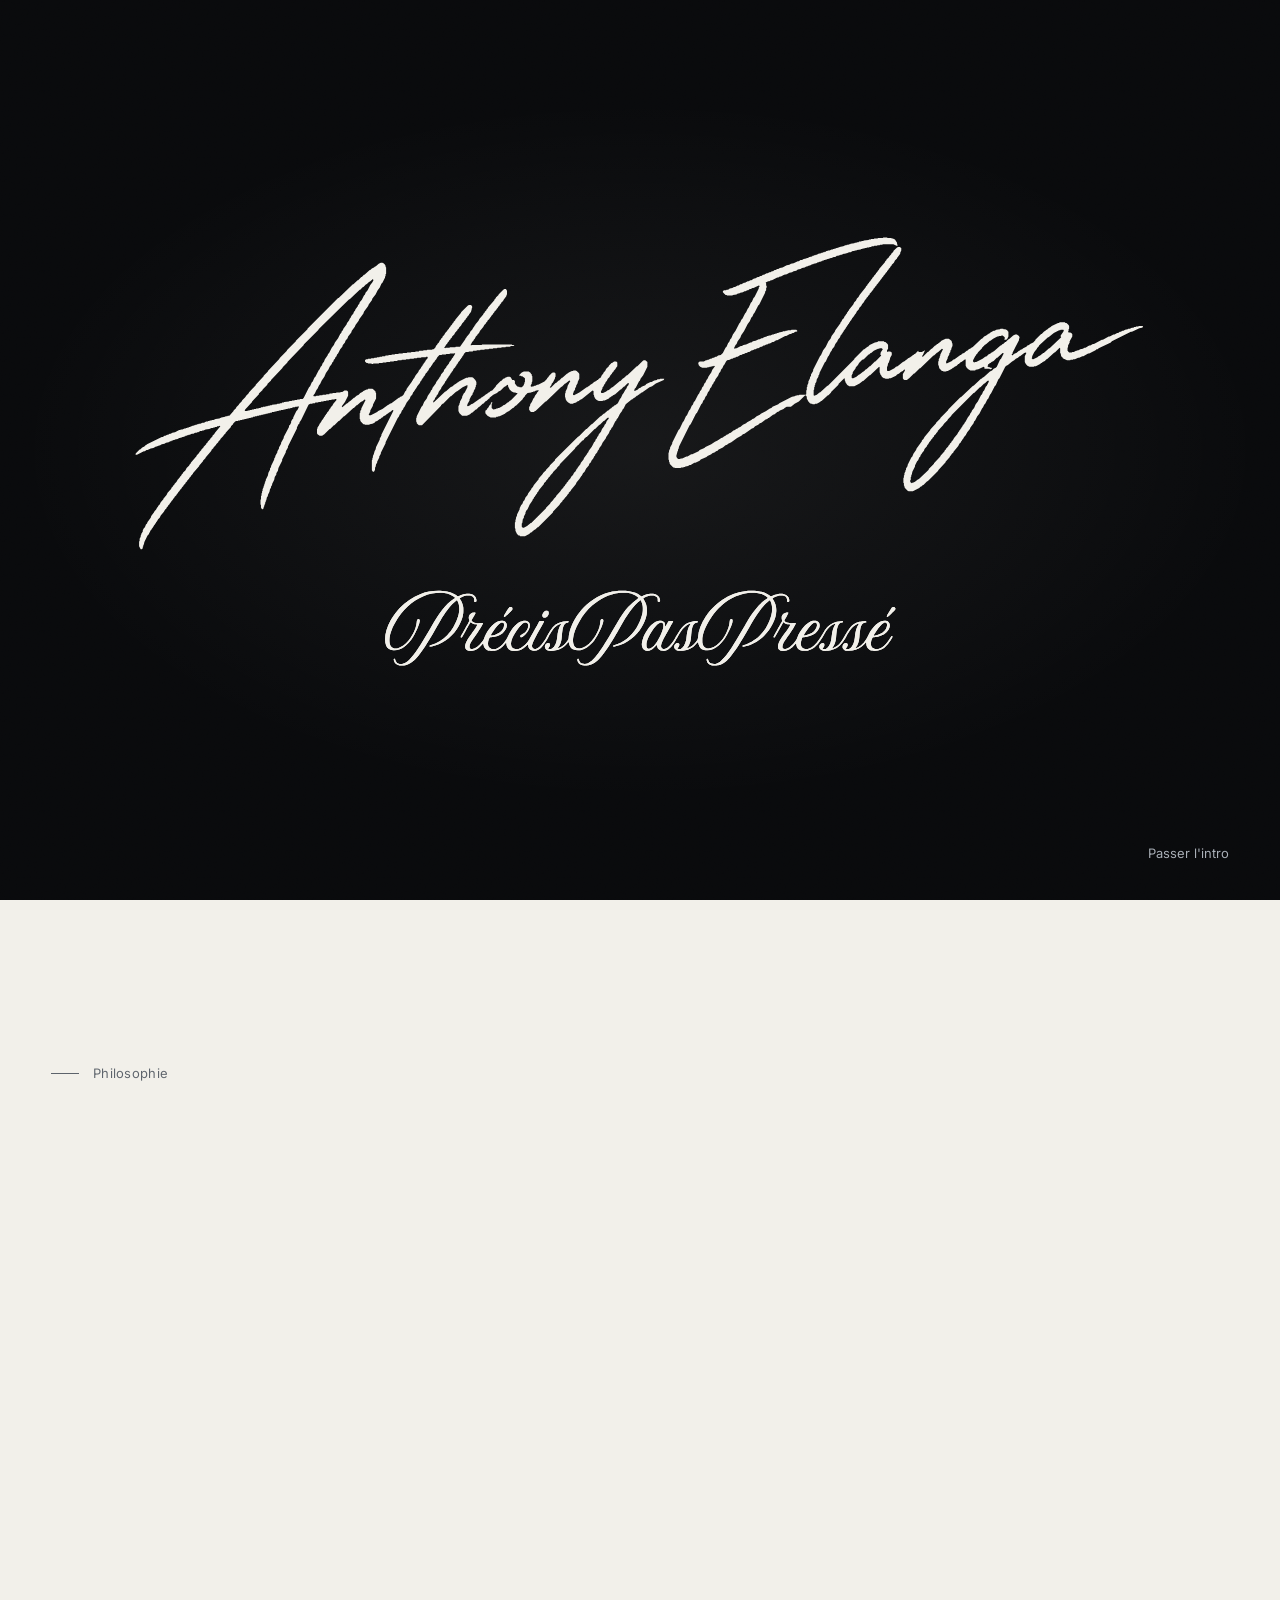
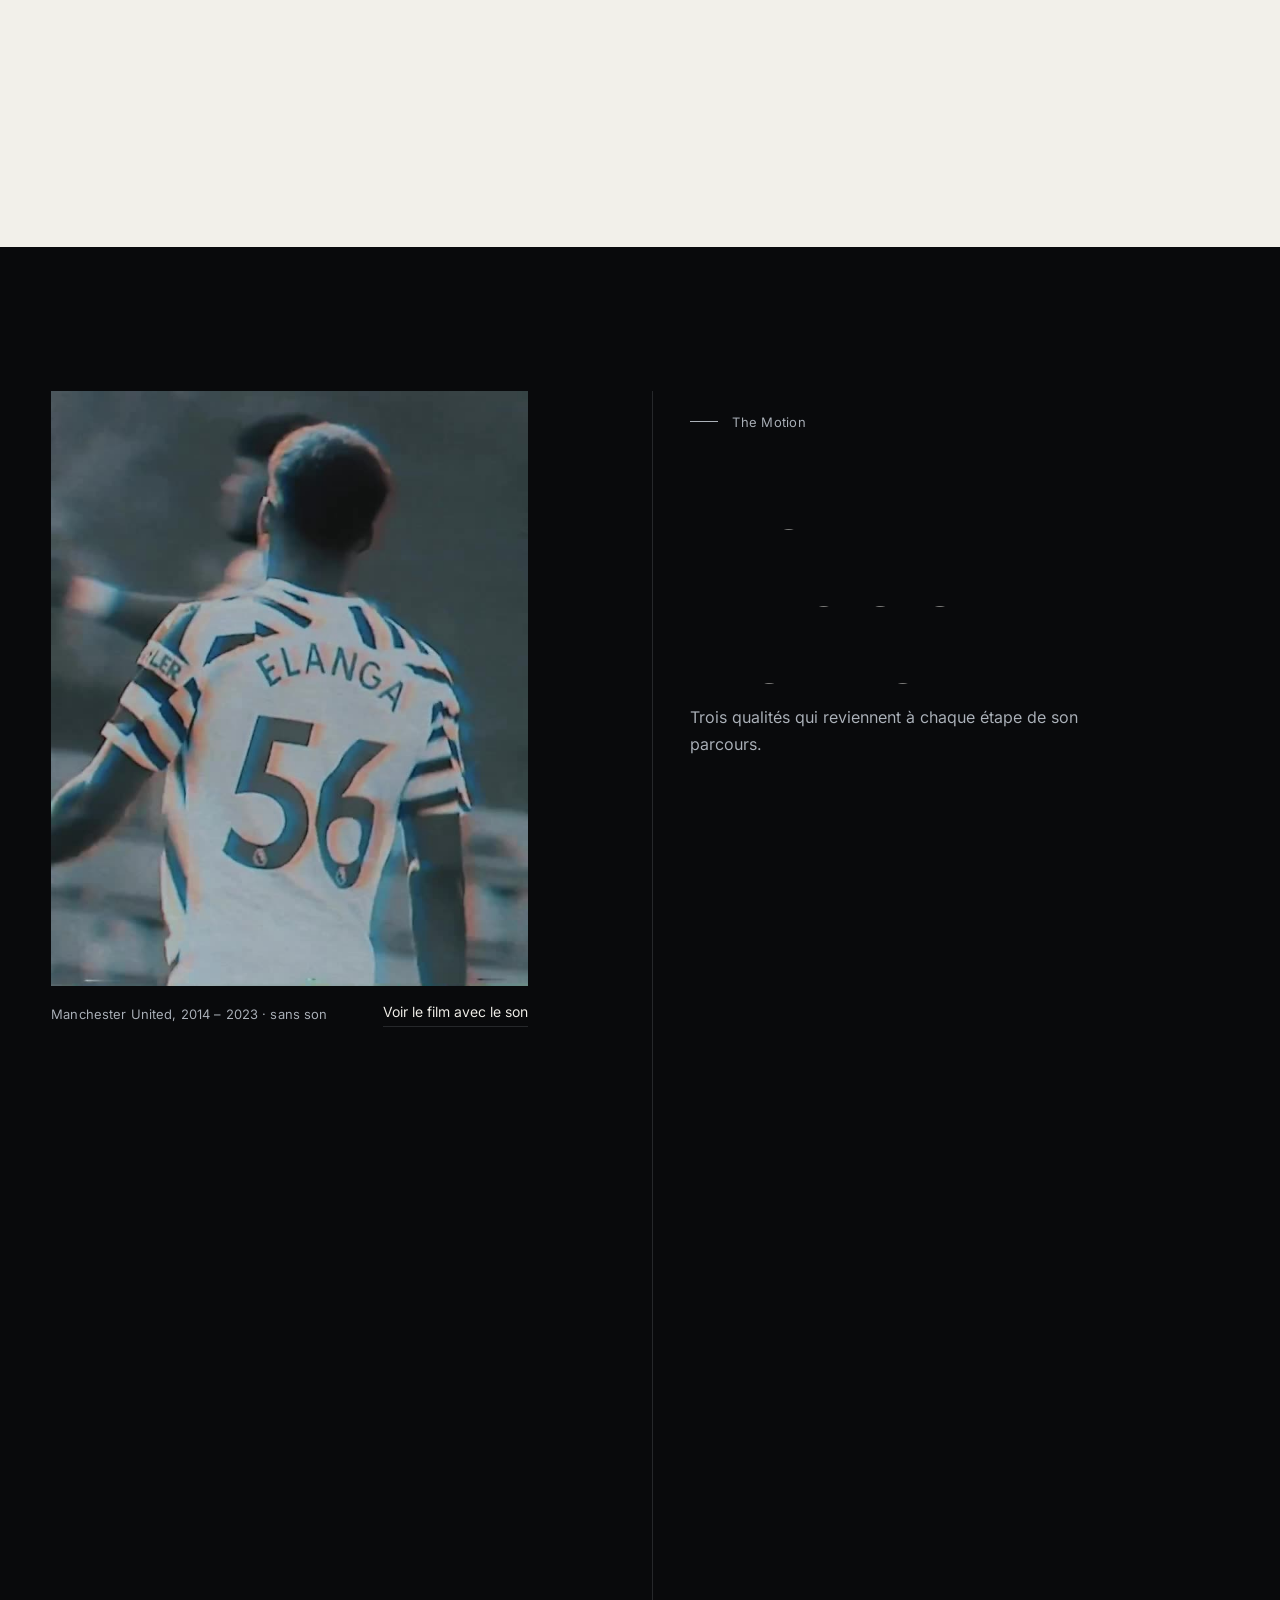
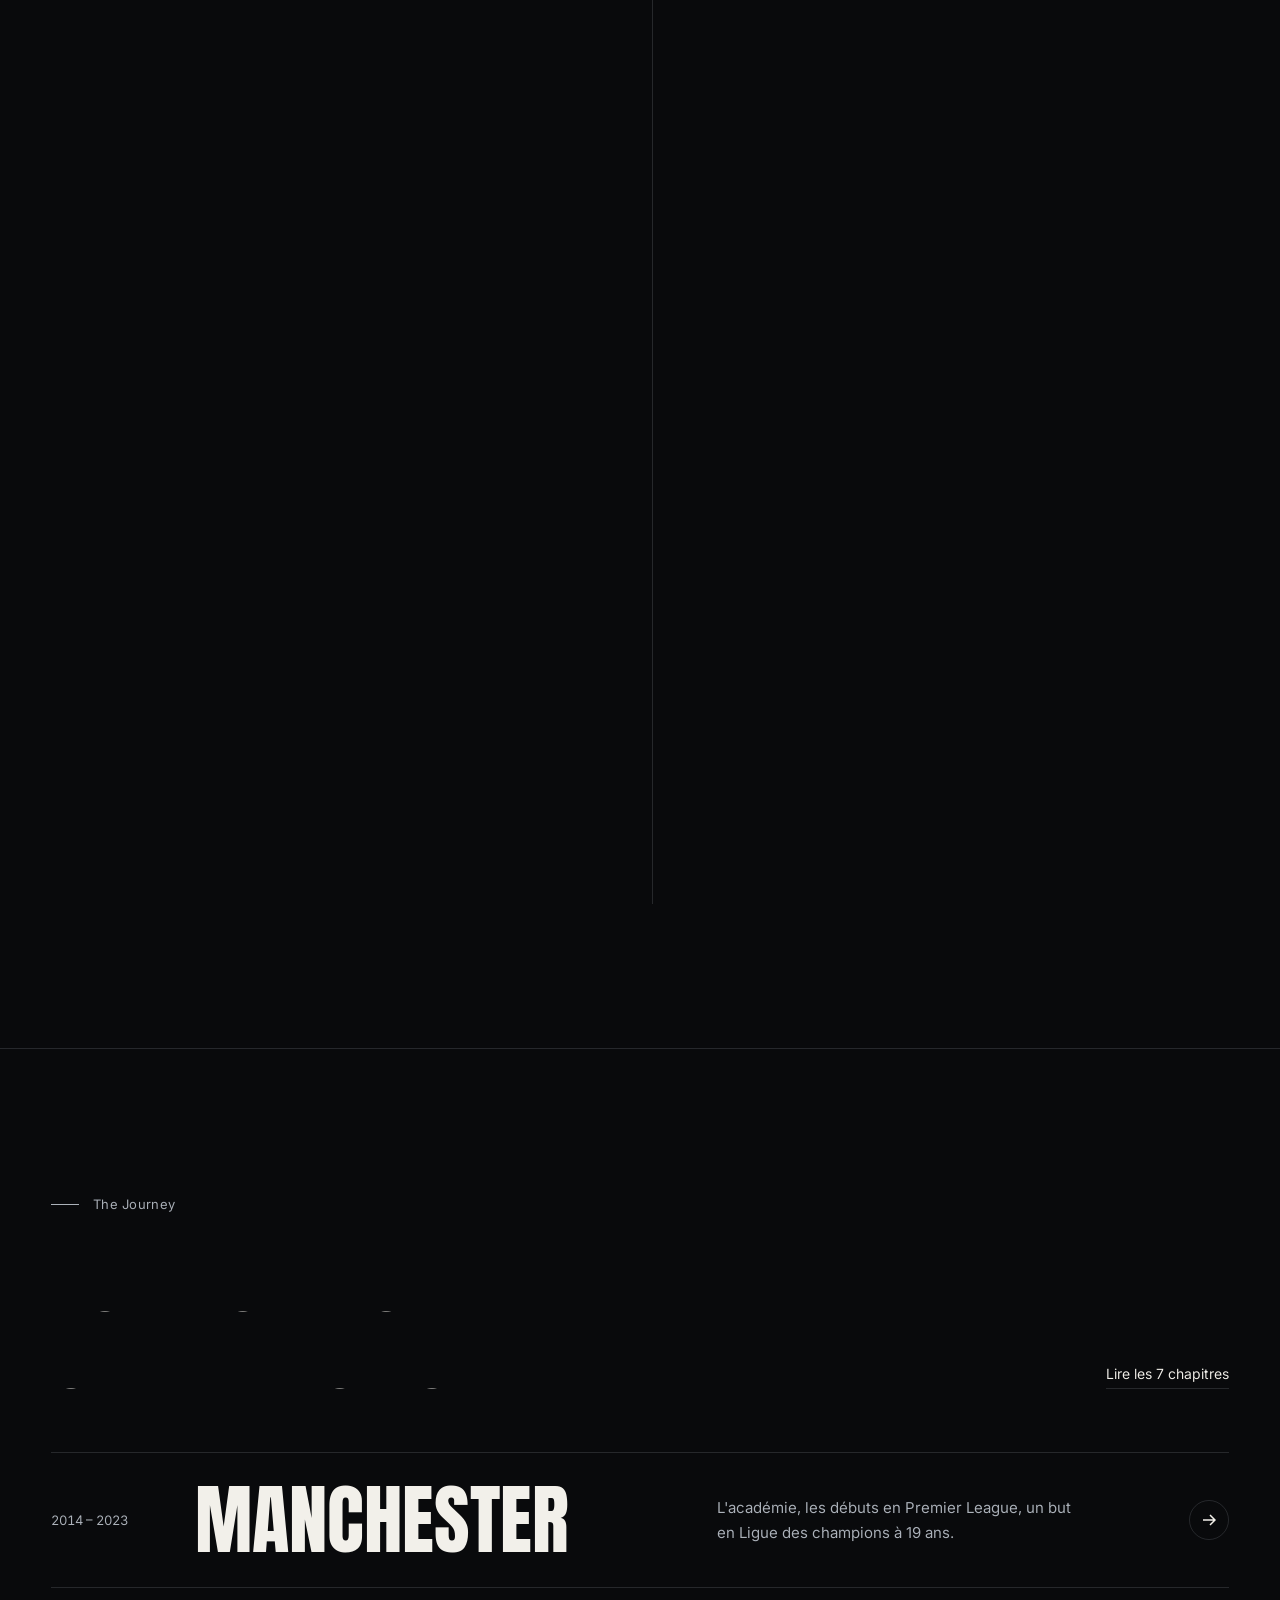
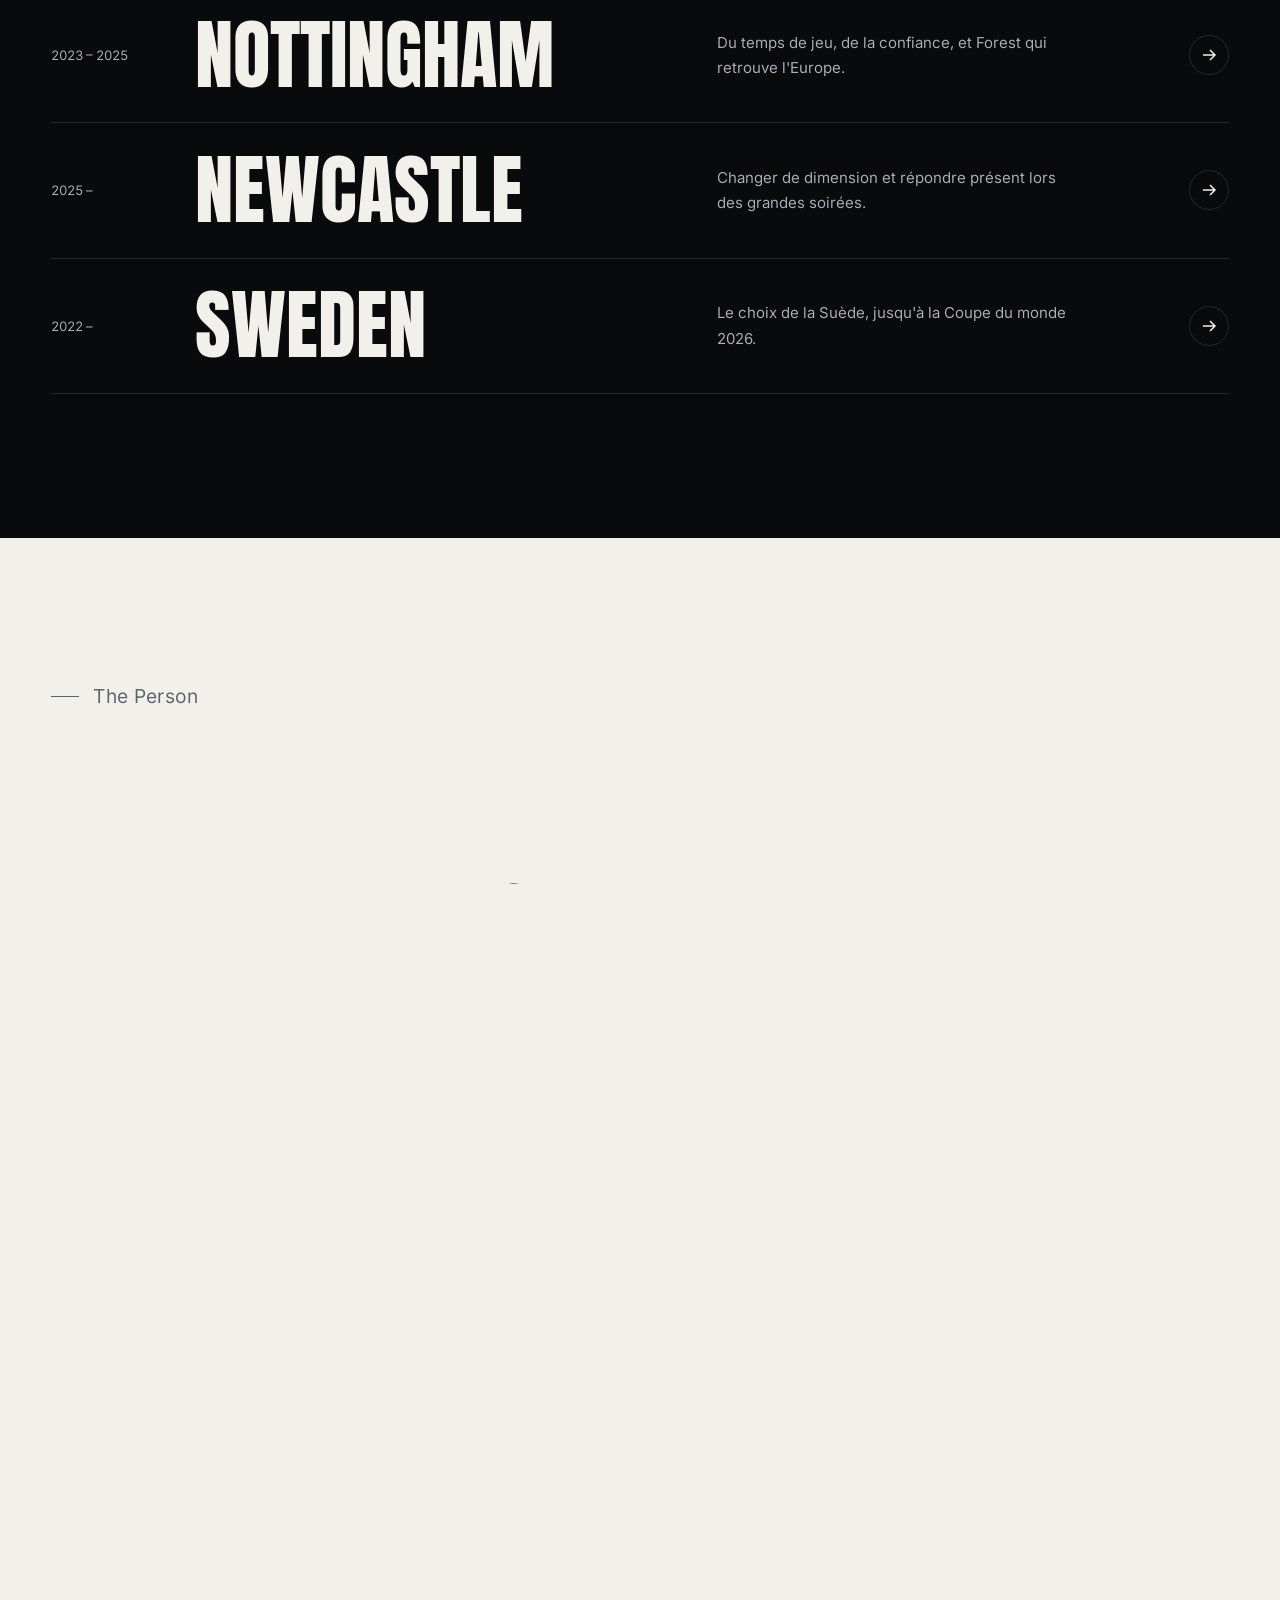
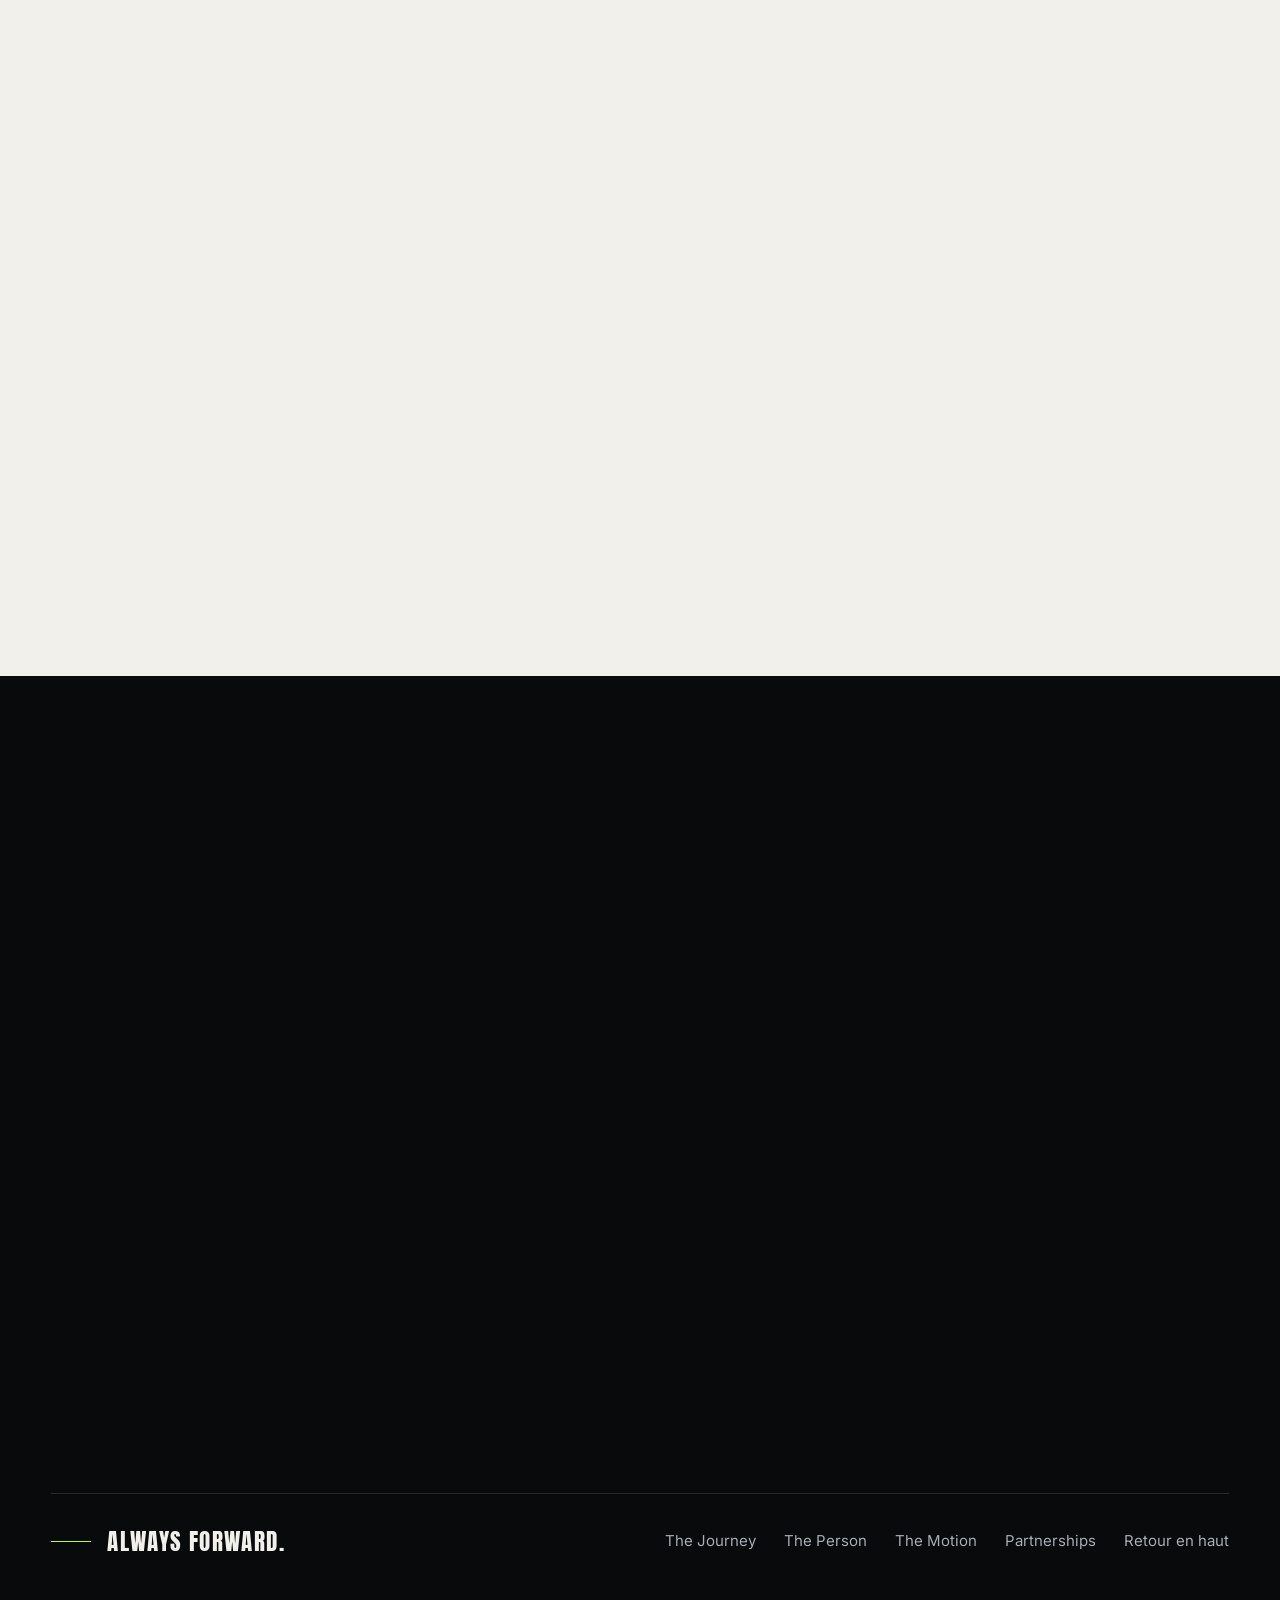
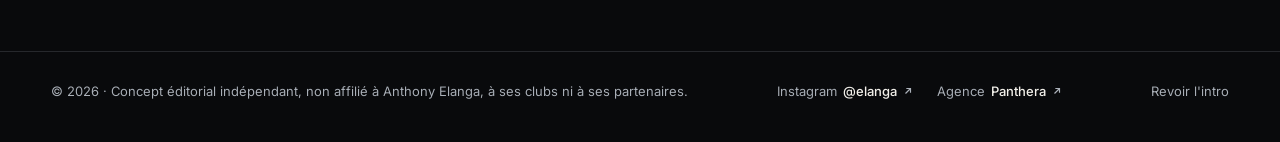
<file: index.html>
<!DOCTYPE html>
<html lang="fr">
<head>
<meta charset="utf-8">
<meta name="viewport" content="width=device-width, initial-scale=1">
<title>Anthony Elanga — The Elanga Experience (concept éditorial)</title>
<meta name="description" content="The Elanga Experience : concept éditorial indépendant autour du parcours d'Anthony Elanga, de Malmö aux plus grandes scènes d'Europe.">
<meta name="theme-color" content="#090A0C">
<link rel="preload" href="fonts/anton-latin.woff2" as="font" type="font/woff2" crossorigin>
<link rel="preload" href="fonts/inter-latin.woff2" as="font" type="font/woff2" crossorigin>
<link rel="stylesheet" href="css/tokens.css">
<link rel="stylesheet" href="css/base.css">
<link rel="stylesheet" href="css/experience.css">
<link rel="stylesheet" href="css/home.css">
<script>
  (function () {
    var d = document.documentElement; d.classList.add('js');
    var seen = null; try { seen = sessionStorage.getItem('elanga:intro-v2'); } catch (e) {}
    if (!seen || location.hash === '#intro') d.classList.add('intro-on');
  })();
</script>
</head>
<body class="page-home">
<a class="skip-link" href="#main">Aller au contenu</a>

<!-- ===== 01 Arrival : intro ===== -->
<div class="intro" id="intro" aria-hidden="true">
  <div class="intro-stack">
    <div class="intro-sig"></div>
    <div class="intro-brand"></div>
  </div>
  <button class="intro-skip" id="intro-skip" type="button">Passer l'intro</button>
</div>

<!-- ===== Header ===== -->
<header class="site-header">
  <a class="brand" href="index.html" aria-label="Anthony Elanga, accueil">
    <img src="assets/signature-blanc.svg" width="1978" height="660" alt="">
  </a>
  <div class="header-actions">
    <nav class="header-nav" aria-label="Navigation principale">
      <a href="journey.html">Journey</a>
      <a href="person.html">Person</a>
      <a href="motion.html">Motion</a>
      <a href="partnerships.html">Partnerships</a>
    </nav>
    <button class="header-film" type="button" data-open-film>Le film</button>
    <button class="menu-btn" id="menu-btn" type="button" aria-expanded="false" aria-controls="menu">
      <span class="label">Menu</span><span class="bars" aria-hidden="true"></span>
    </button>
  </div>
  <div class="progress" aria-hidden="true"></div>
</header>

<!-- ===== Menu overlay ===== -->
<nav class="menu" id="menu" aria-label="Menu" inert>
  <div class="wrap">
    <ul>
      <li><a href="index.html" aria-current="page">Experience</a></li>
      <li><a href="journey.html">The Journey</a></li>
      <li><a href="person.html">The Person</a></li>
      <li><a href="motion.html">The Motion</a></li>
      <li><a href="partnerships.html">Partnerships</a></li>
    </ul>
    <div class="menu-foot"><nav class="social" aria-label="Réseaux et agence"><a href="https://www.instagram.com/elanga/" target="_blank" rel="noopener noreferrer">Instagram <b>@elanga</b><span class="sr-only"> (nouvel onglet)</span><svg class="ext" viewBox="0 0 12 12" aria-hidden="true"><path d="M3 9l6-6M4 3h5v5"/></svg></a><a href="https://www.instagram.com/panthera/" target="_blank" rel="noopener noreferrer">Agence <b>Panthera</b><span class="sr-only"> (nouvel onglet)</span><svg class="ext" viewBox="0 0 12 12" aria-hidden="true"><path d="M3 9l6-6M4 3h5v5"/></svg></a></nav><p>Concept éditorial indépendant. Always forward.</p></div>
  </div>
</nav>

<main id="main">
  <!-- ===== Hero ===== -->
  <section class="hero" id="top" aria-labelledby="hero-title">
    <div class="hero-copy">
      <p class="kicker">Beyond speed.</p>
      <h1 class="hero-name display" id="hero-title">
        <span class="line"><span>Anthony</span></span>
        <span class="line"><span>Elanga.</span></span>
      </h1>
      <p class="hero-lede">Ailier international suédois, formé à Manchester United. Une trajectoire qui part de Malmö et mène aux plus grandes scènes d'Europe.</p>
      <div class="hero-ctas">
        <a class="btn btn-primary" href="journey.html">Découvrir le parcours</a>
        <button class="btn btn-ghost" type="button" data-open-film>
          <span class="play" aria-hidden="true"><svg viewBox="0 0 12 14"><path d="M0 0l12 7-12 7z"/></svg></span>
          Regarder le film
        </button>
      </div>
    </div>
    <figure class="hero-media">
      <picture>
        <source type="image/webp" srcset="media/hero-portrait-420.webp 420w, media/hero-portrait-632.webp 632w" sizes="(max-width: 900px) 100vw, 50vw">
        <img src="media/hero-portrait-632.jpg" srcset="media/hero-portrait-420.jpg 420w, media/hero-portrait-632.jpg 632w"
             sizes="(max-width: 900px) 100vw, 50vw" width="632" height="790" fetchpriority="high"
             alt="Anthony Elanga, mains croisées sur la poitrine, regard de côté">
      </picture>
      <figcaption class="meta">Newcastle United</figcaption>
    </figure>
    <a class="scroll-cue meta" href="#statement"><span class="rail" aria-hidden="true"></span>Défiler</a>
  </section>

  <!-- ===== 02 Statement ===== -->
  <section class="statement" id="statement" aria-labelledby="statement-title">
    <div class="wrap">
      <p class="section-label">Philosophie</p>
      <h2 class="display reveal" id="statement-title"><span class="ln"><span>Speed is a gift.</span></span><span class="ln"><span>Progress is</span></span><span class="ln"><span>a choice.</span></span></h2>
      <div class="statement-body">
        <p class="fade">Sa vitesse lui a ouvert des portes. Le travail les a gardées ouvertes : des séances de musculation à l'aube avant les déplacements européens, des choix de carrière assumés, des saisons à se reconstruire. L'ambition, chez lui, se mesure à ce qu'il refuse de laisser stagner.</p>
      </div>
    </div>
  </section>

  <!-- ===== 03 Motion ===== -->
  <section class="motion" id="motion" aria-labelledby="motion-title">
    <div class="wrap motion-grid">
      <div class="motion-stage">
        <div class="screen">
          <img src="media/poster.jpg" width="720" height="900" alt="" loading="lazy" decoding="async">
          <video data-src="media/elanga-manchester.mp4" muted loop playsinline preload="none" aria-label="Extraits de matchs avec Manchester United, sans son"></video>
        </div>
        <div class="bar">
          <span class="meta">Manchester United, 2014 – 2023 · sans son</span>
          <button class="link-btn" type="button" data-open-film>Voir le film avec le son</button>
        </div>
      </div>
      <div class="motion-text">
        <div class="motion-track" aria-hidden="true"><span></span></div>
        <p class="section-label">The Motion</p>
        <h2 class="display reveal" id="motion-title"><span class="ln"><span>Pace.</span></span><span class="ln"><span>Precision.</span></span><span class="ln"><span>Instinct.</span></span></h2>
        <p>Trois qualités qui reviennent à chaque étape de son parcours.</p>
        <article class="beat fade">
          <span class="k">01 · Pace</span>
          <h3 class="display">Attaquer l'espace</h3>
          <p>Sa vitesse est devenue une arme : attaquer la profondeur, multiplier les courses, peser sur chaque transition offensive.</p>
        </article>
        <article class="beat fade">
          <span class="k">02 · Precision</span>
          <h3 class="display">Le dernier geste</h3>
          <p>Accélérer ne suffit pas. Il faut choisir la bonne passe au bon moment : c'est le palier qu'il a franchi à Nottingham Forest.</p>
        </article>
        <article class="beat fade">
          <span class="k">03 · Instinct</span>
          <h3 class="display">Les grands soirs</h3>
          <p>Le Metropolitano à 19 ans, le Camp Nou avec Newcastle, la Coupe du monde avec la Suède : des matchs où tout se décide en un instant.</p>
          <p><a class="link-btn" href="motion.html">Explorer The Motion</a></p>
        </article>
      </div>
    </div>
  </section>

  <!-- ===== 04 Journey ===== -->
  <section class="journey" id="journey" aria-labelledby="journey-title">
    <div class="preview" aria-hidden="true"><img alt=""></div>
    <div class="wrap">
      <div class="journey-top">
        <div>
          <p class="section-label">The Journey</p>
          <h2 class="display reveal" id="journey-title"><span class="ln"><span>Four cities.</span></span><span class="ln"><span>One direction.</span></span></h2>
        </div>
        <a class="link-btn" href="journey.html">Lire les 7 chapitres</a>
      </div>
      <ul class="stops">
        <li class="stop"><a href="journey.html#chapitre-3" data-preview="media/bw-56.jpg">
          <img class="thumb" src="media/bw-56.jpg" width="720" height="900" alt="" loading="lazy" decoding="async">
          <span class="yr">2014 – 2023</span><span class="place">Manchester</span><span class="what">L'académie, les débuts en Premier League, un but en Ligue des champions à 19 ans.</span><span class="go"><svg viewBox="0 0 14 14" aria-hidden="true"><path d="M1 7h12M8 2l5 5-5 5"/></svg></span>
        </a></li>
        <li class="stop"><a href="journey.html#chapitre-4" data-preview="media/photo-04.jpg">
          <img class="thumb" src="media/photo-04.jpg" width="688" height="860" alt="" loading="lazy" decoding="async">
          <span class="yr">2023 – 2025</span><span class="place">Nottingham</span><span class="what">Du temps de jeu, de la confiance, et Forest qui retrouve l'Europe.</span><span class="go"><svg viewBox="0 0 14 14" aria-hidden="true"><path d="M1 7h12M8 2l5 5-5 5"/></svg></span>
        </a></li>
        <li class="stop"><a href="journey.html#chapitre-5" data-preview="media/photo-05.jpg">
          <img class="thumb" src="media/photo-05.jpg" width="632" height="790" alt="" loading="lazy" decoding="async">
          <span class="yr">2025 –</span><span class="place">Newcastle</span><span class="what">Changer de dimension et répondre présent lors des grandes soirées.</span><span class="go"><svg viewBox="0 0 14 14" aria-hidden="true"><path d="M1 7h12M8 2l5 5-5 5"/></svg></span>
        </a></li>
        <li class="stop"><a href="journey.html#chapitre-6" data-preview="media/photo-06.jpg">
          <img class="thumb" src="media/photo-06.jpg" width="654" height="817" alt="" loading="lazy" decoding="async">
          <span class="yr">2022 –</span><span class="place">Sweden</span><span class="what">Le choix de la Suède, jusqu'à la Coupe du monde 2026.</span><span class="go"><svg viewBox="0 0 14 14" aria-hidden="true"><path d="M1 7h12M8 2l5 5-5 5"/></svg></span>
        </a></li>
      </ul>
    </div>
  </section>

  <!-- ===== 05 Person ===== -->
  <section class="person" id="person" aria-labelledby="person-title">
    <div class="wrap">
      <div class="person-head">
        <div>
          <p class="section-label">The Person</p>
          <h2 class="display reveal" id="person-title"><span class="ln"><span>The man</span></span><span class="ln"><span>behind the pace.</span></span></h2>
        </div>
        <p class="fade">Des racines, une façon de penser, un style et une ambition. L'homme derrière l'ailier. <a href="person.html">Lire The Person</a></p>
      </div>
      <div class="spread">
        <figure class="fig-a fade">
          <picture><source type="image/webp" srcset="media/photo-01.webp"><img src="media/photo-01.jpg" width="640" height="800" alt="Anthony Elanga sous le maillot de la Suède" loading="lazy" decoding="async"></picture>
          <figcaption>Avec la Suède. Photo © Corbis via Getty Images</figcaption>
        </figure>
        <article class="trait t-roots fade">
          <h3 class="display">Racines</h3>
          <p>Né à Malmö en 2002, fils de Joseph Elanga, ancien international camerounais. En héritage : le respect, le travail, l'humilité et la constance.</p>
        </article>
        <article class="trait t-mind fade">
          <h3 class="display">Mindset</h3>
          <p>Ne pas rester prisonnier de ses erreurs, ni s'attarder sur ses réussites. Il lit et étudie les méthodes des meilleurs sportifs.</p>
        </article>
        <article class="trait t-style fade">
          <h3 class="display">Style</h3>
          <p>Direct, précis, sans effet inutile : une manière d'être qui ressemble à son jeu.</p>
        </article>
        <article class="trait t-amb fade">
          <h3 class="display">Ambitions</h3>
          <p>Gagner en régularité et franchir le cap qui sépare un bon joueur d'un joueur d'élite. À 24 ans, son histoire est encore en train de s'écrire.</p>
        </article>
        <figure class="fig-b fade">
          <picture><source type="image/webp" srcset="media/photo-07.webp"><img src="media/photo-07.jpg" width="627" height="783" alt="Anthony Elanga à l'entraînement, soulevé de terre en plein air" loading="lazy" decoding="async"></picture>
          <figcaption>Préparation</figcaption>
        </figure>
      </div>
    </div>
  </section>

  <!-- ===== 06 Next chapter ===== -->
  <section class="next" id="next" aria-labelledby="next-title">
    <div class="wrap">
      <h2 class="display reveal" id="next-title"><span class="ln"><span>Not the finish line.</span></span><span class="ln"><span>Just the beginning.</span></span></h2>
      <div class="next-sig" data-signature="closing"></div>
      <div class="next-foot">
        <p class="kicker">Always forward.</p>
        <nav class="next-links" aria-label="Liens de fin de page">
          <a href="journey.html">The Journey</a>
          <a href="person.html">The Person</a>
          <a href="motion.html">The Motion</a>
          <a href="partnerships.html">Partnerships</a>
          <a href="#top">Retour en haut</a>
        </nav>
      </div>
    </div>
  </section>
</main>

<footer class="site-footer">
  <div class="wrap">
    <span>© 2026 · Concept éditorial indépendant, non affilié à Anthony Elanga, à ses clubs ni à ses partenaires.</span>
    <nav class="social" aria-label="Réseaux et agence"><a href="https://www.instagram.com/elanga/" target="_blank" rel="noopener noreferrer">Instagram <b>@elanga</b><span class="sr-only"> (nouvel onglet)</span><svg class="ext" viewBox="0 0 12 12" aria-hidden="true"><path d="M3 9l6-6M4 3h5v5"/></svg></a><a href="https://www.instagram.com/panthera/" target="_blank" rel="noopener noreferrer">Agence <b>Panthera</b><span class="sr-only"> (nouvel onglet)</span><svg class="ext" viewBox="0 0 12 12" aria-hidden="true"><path d="M3 9l6-6M4 3h5v5"/></svg></a></nav>
    <button type="button" data-replay-intro>Revoir l'intro</button>
  </div>
</footer>

<!-- ===== Film dialog ===== -->
<dialog class="film-dialog" id="film" aria-labelledby="film-title">
  <div class="film-inner">
    <div class="film-head">
      <h2 id="film-title">Le film · Manchester United, 2014 – 2023</h2>
      <button class="film-close" type="button" aria-label="Fermer le film">
        <svg viewBox="0 0 14 14" aria-hidden="true"><path d="M1 1l12 12M13 1L1 13"/></svg>
      </button>
    </div>
    <div class="film-screen">
      <video data-src="media/elanga-manchester.mp4" poster="media/poster.jpg" controls playsinline loop preload="none"></video>
      <p class="film-error" hidden>La vidéo n'a pas pu être chargée.</p>
    </div>
    <div class="film-foot">
      <span class="meta">Lecture sans son par défaut</span>
      <button class="sound-btn" type="button" aria-pressed="false"><span>Activer le son</span></button>
    </div>
  </div>
</dialog>

<div class="grain" aria-hidden="true"></div>

<script src="data/signature.js"></script>
<script src="data/brand.js"></script>
<script src="js/signature.js"></script>
<script src="js/main.js"></script>
</body>
</html>
</file>
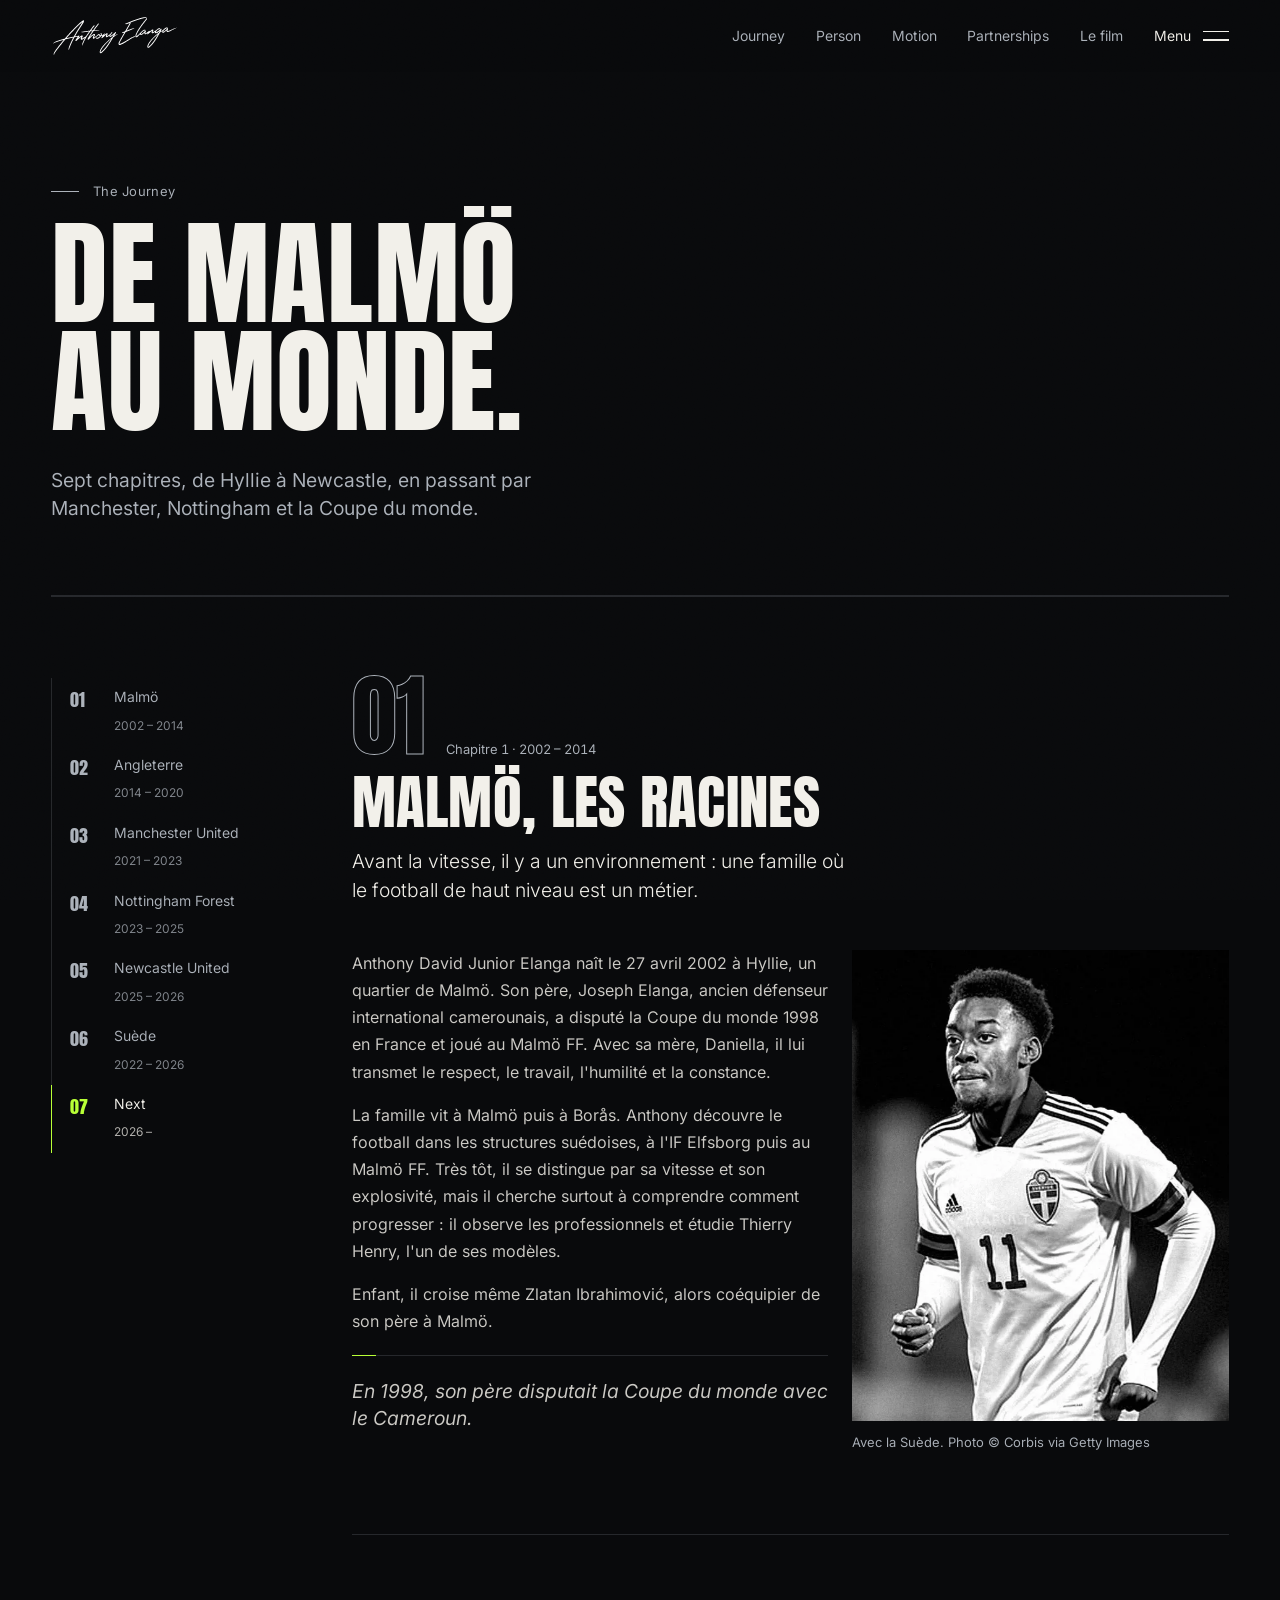
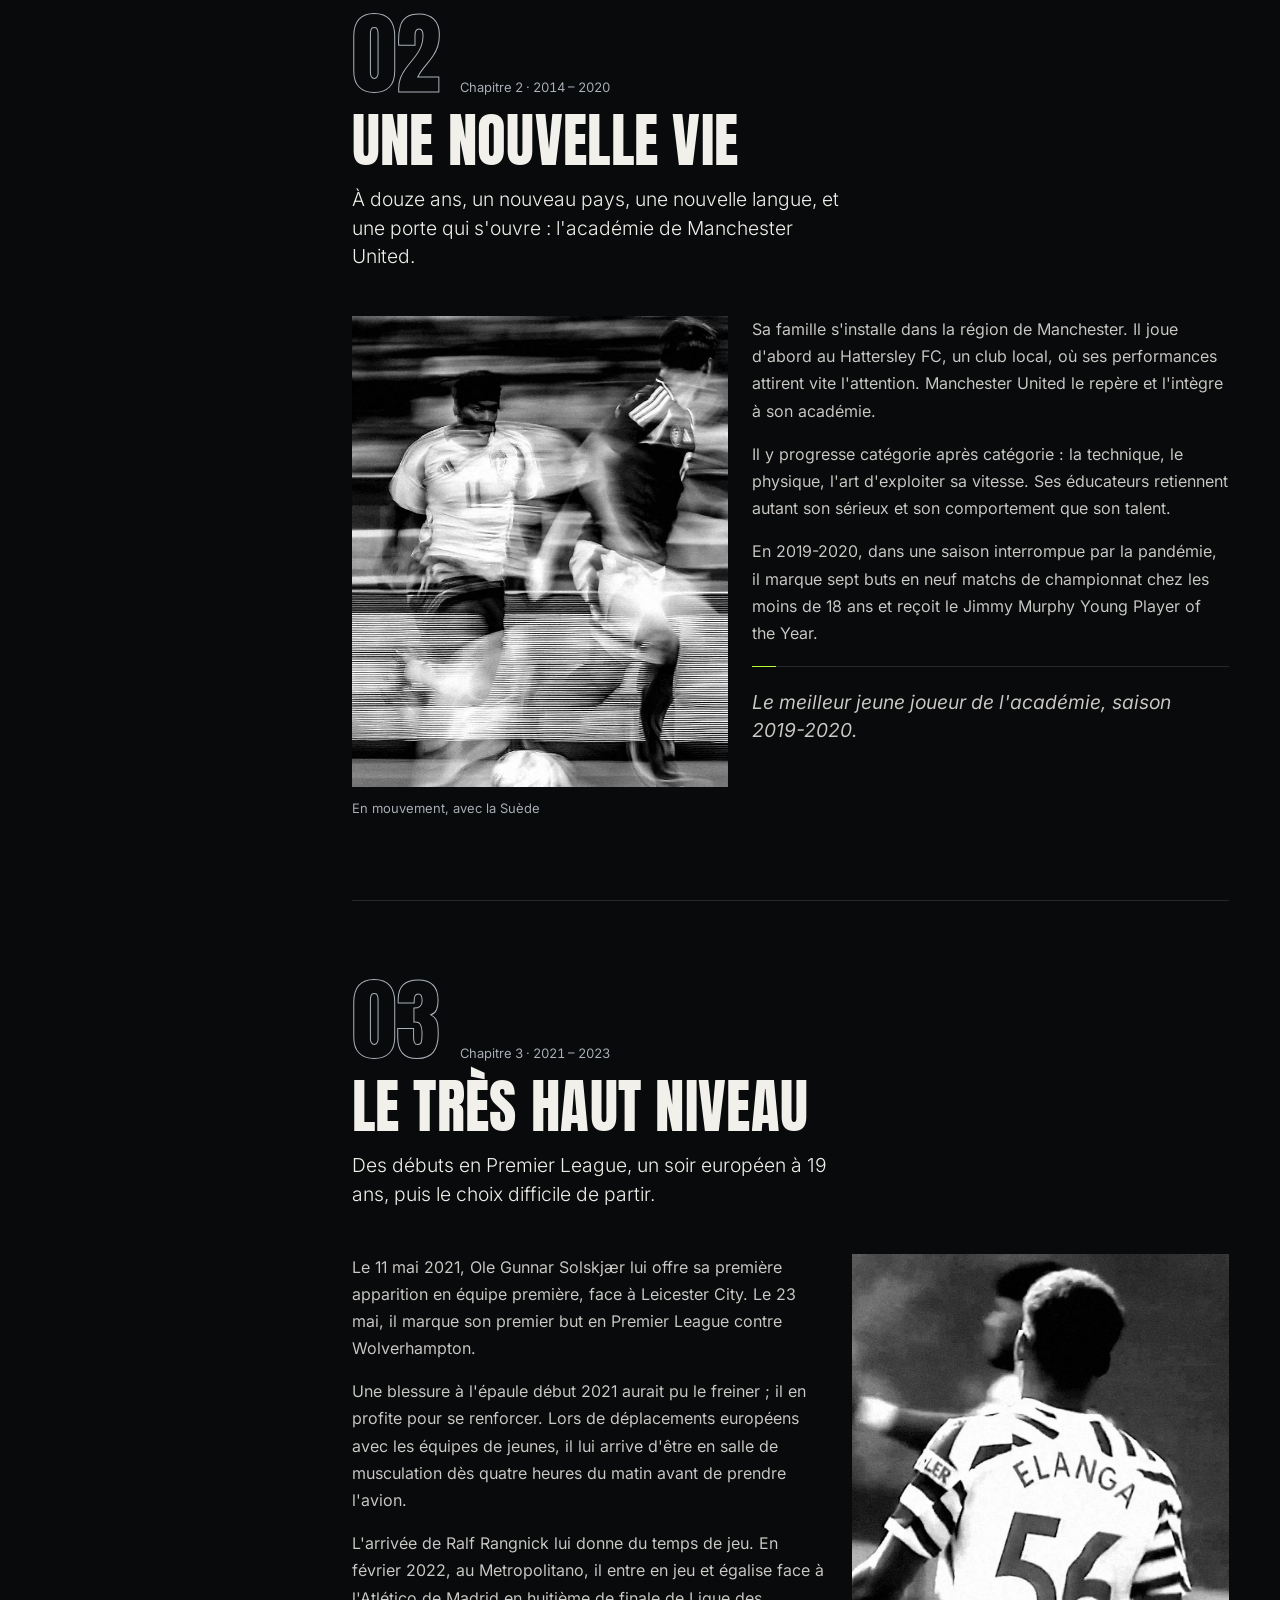
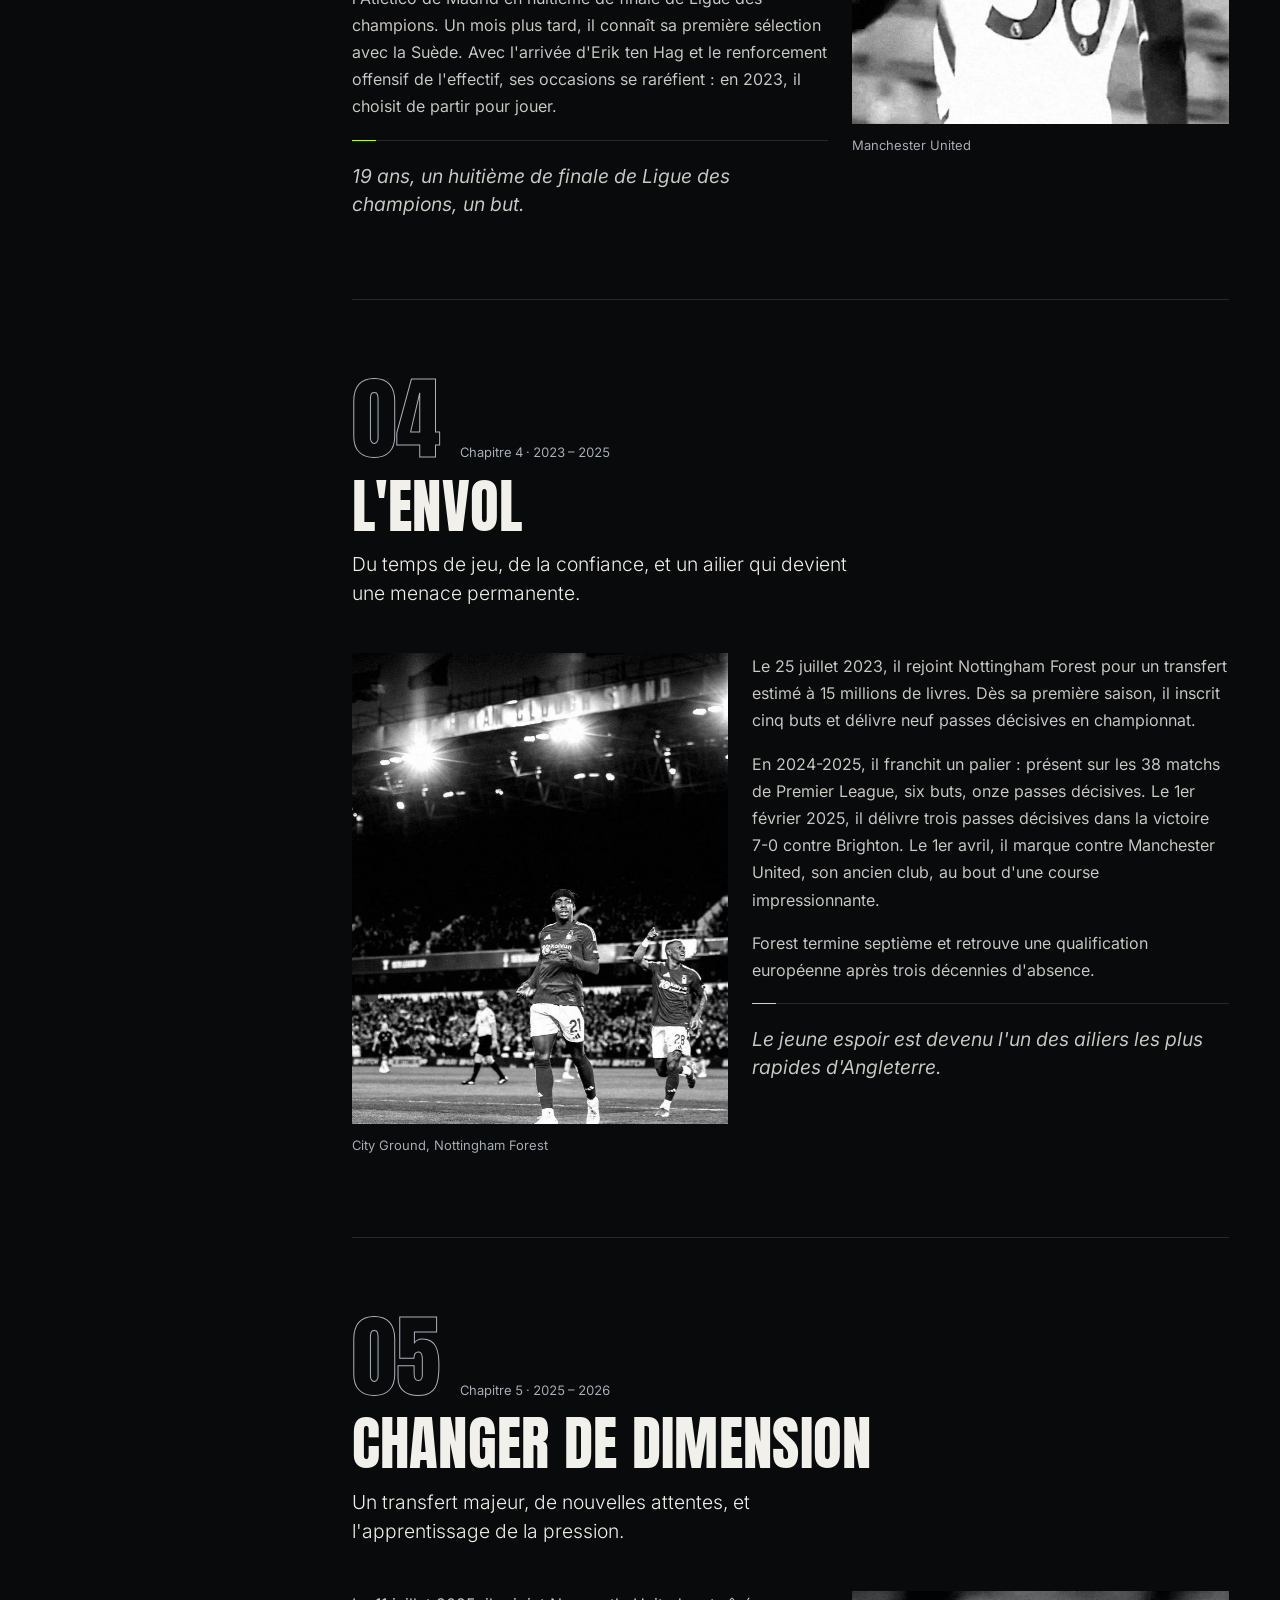
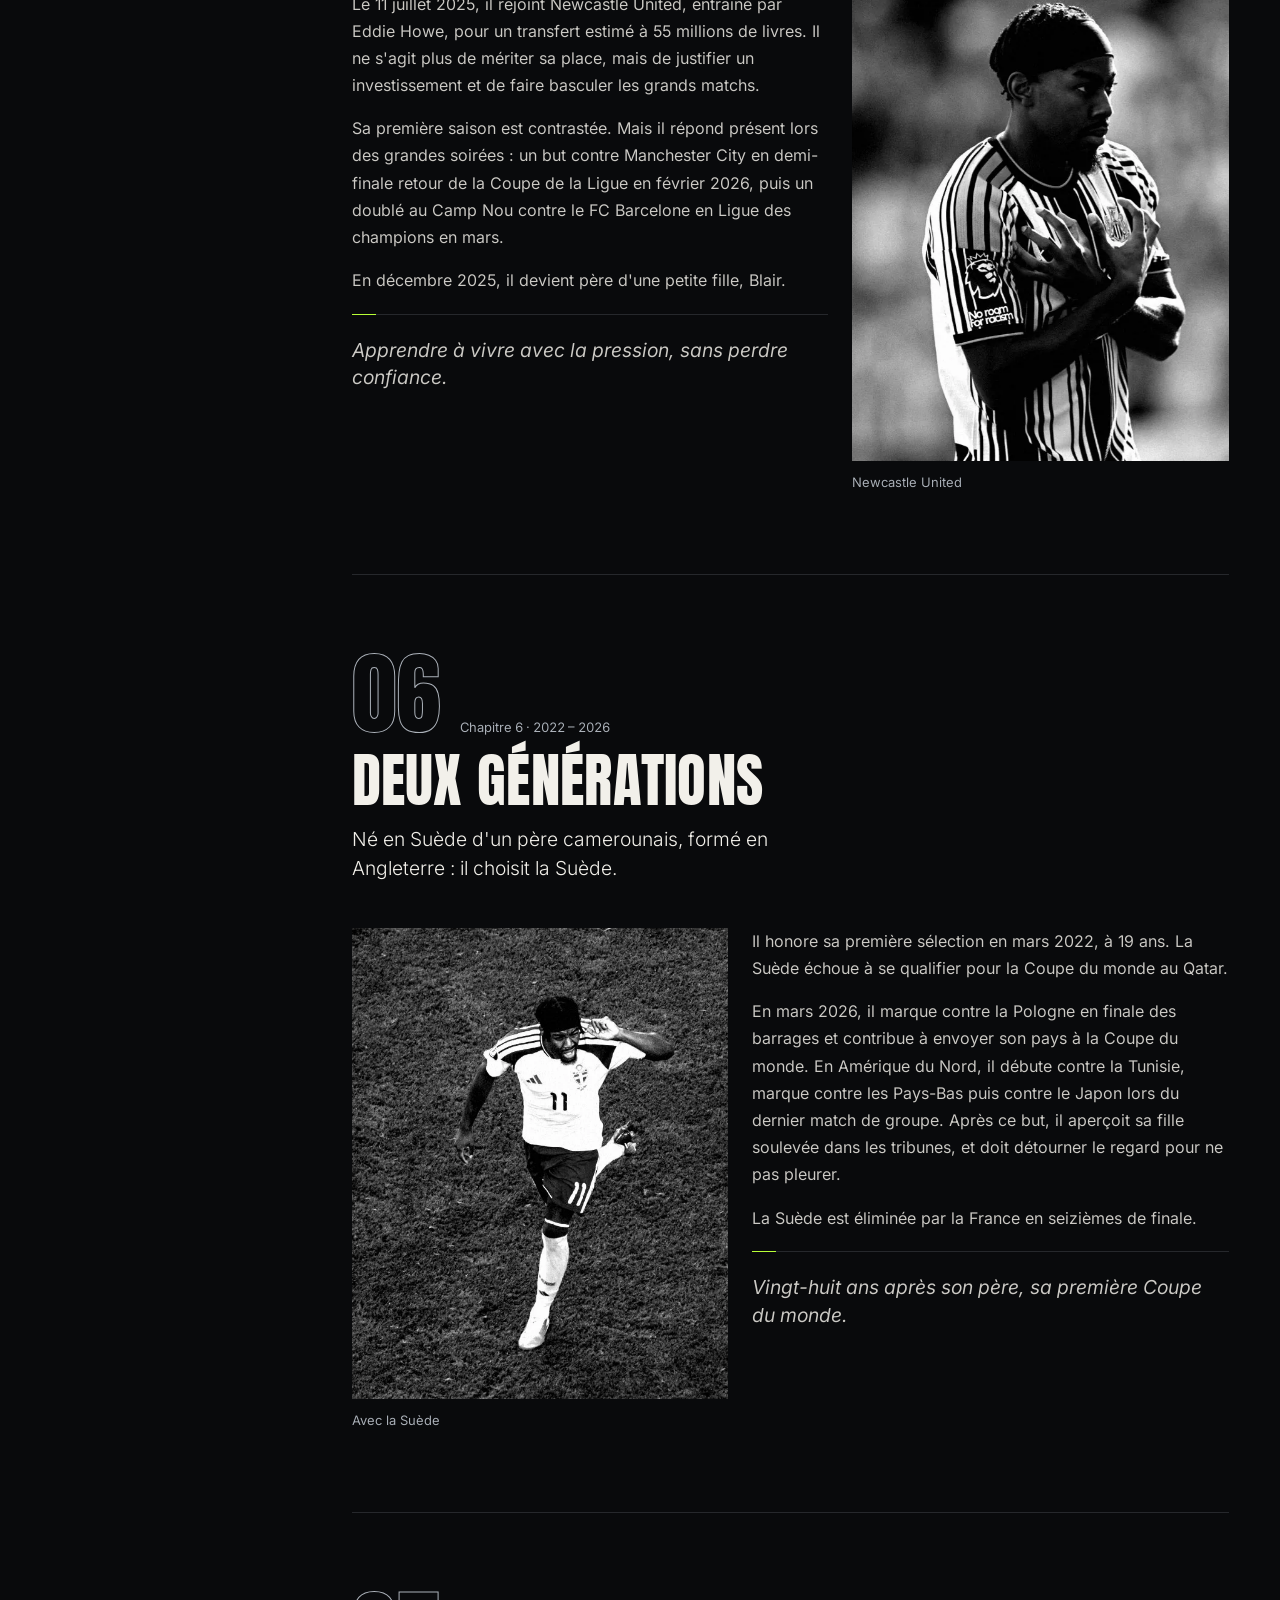
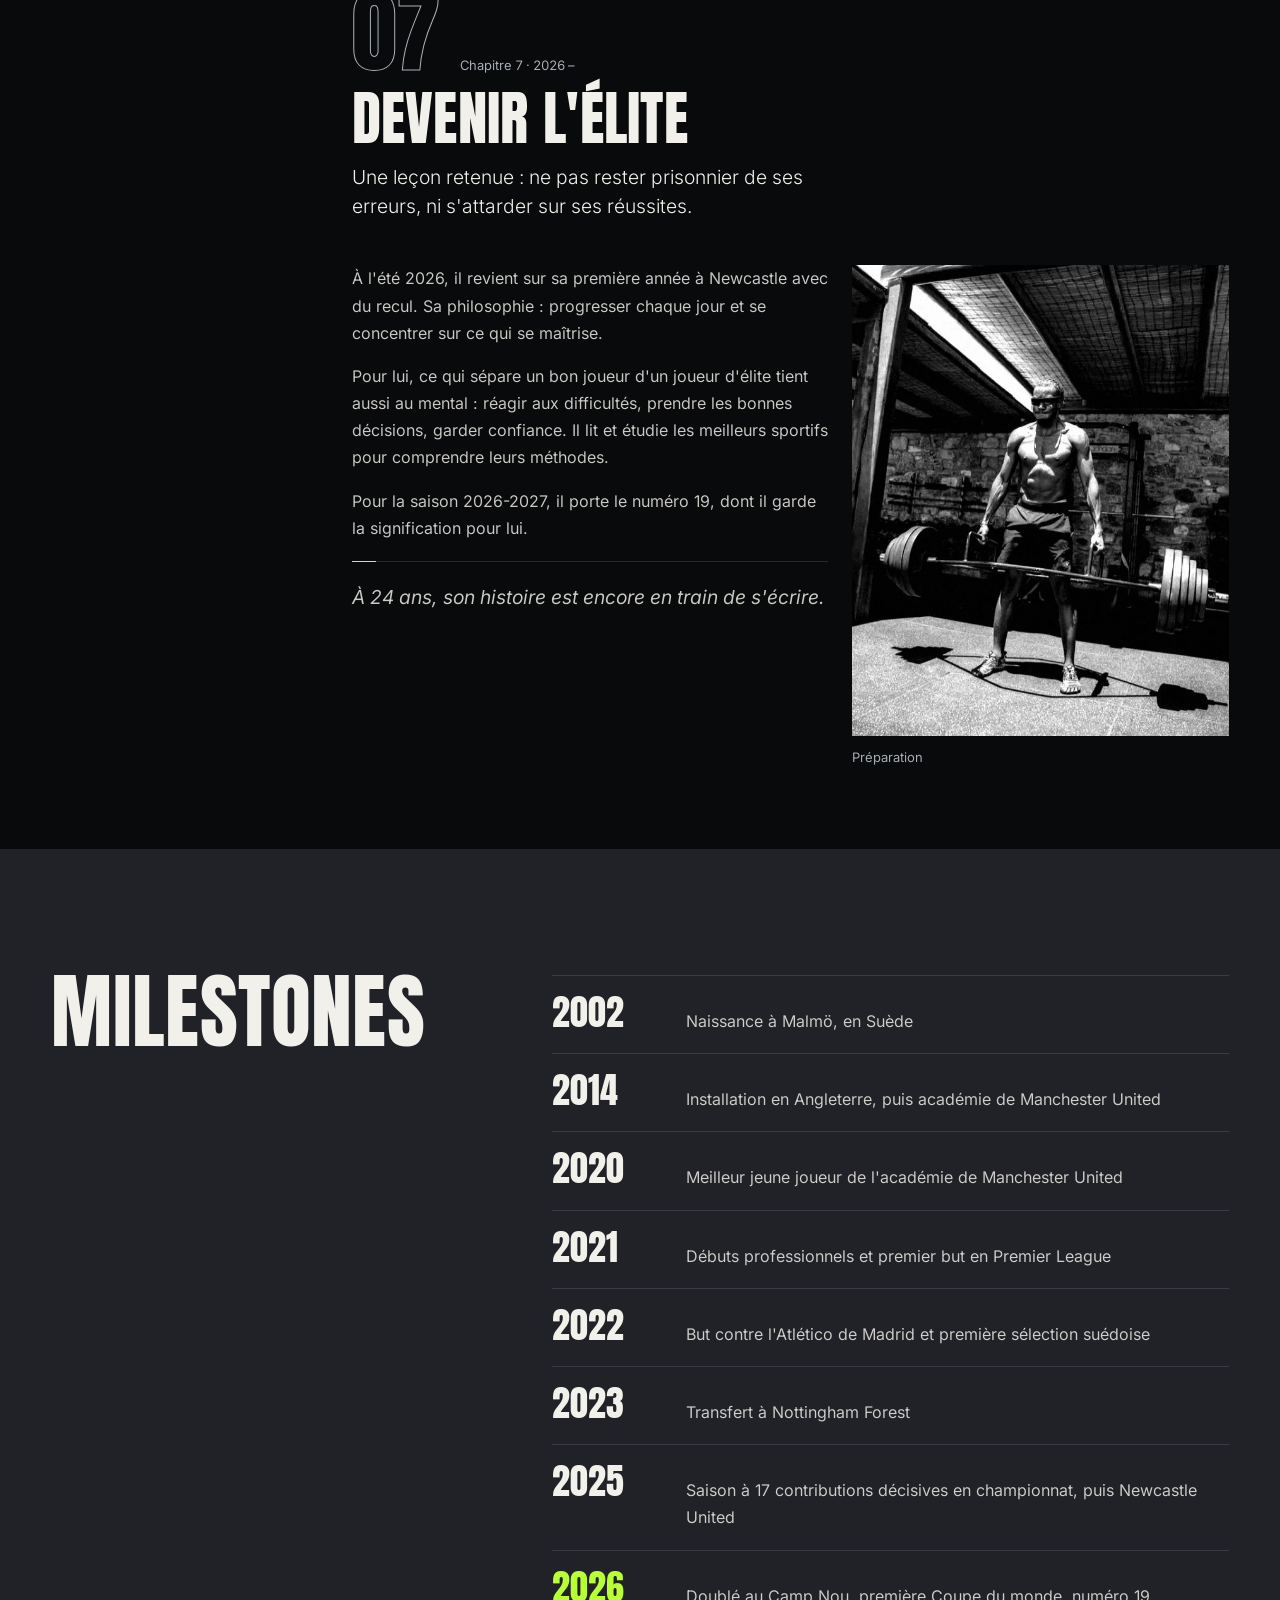
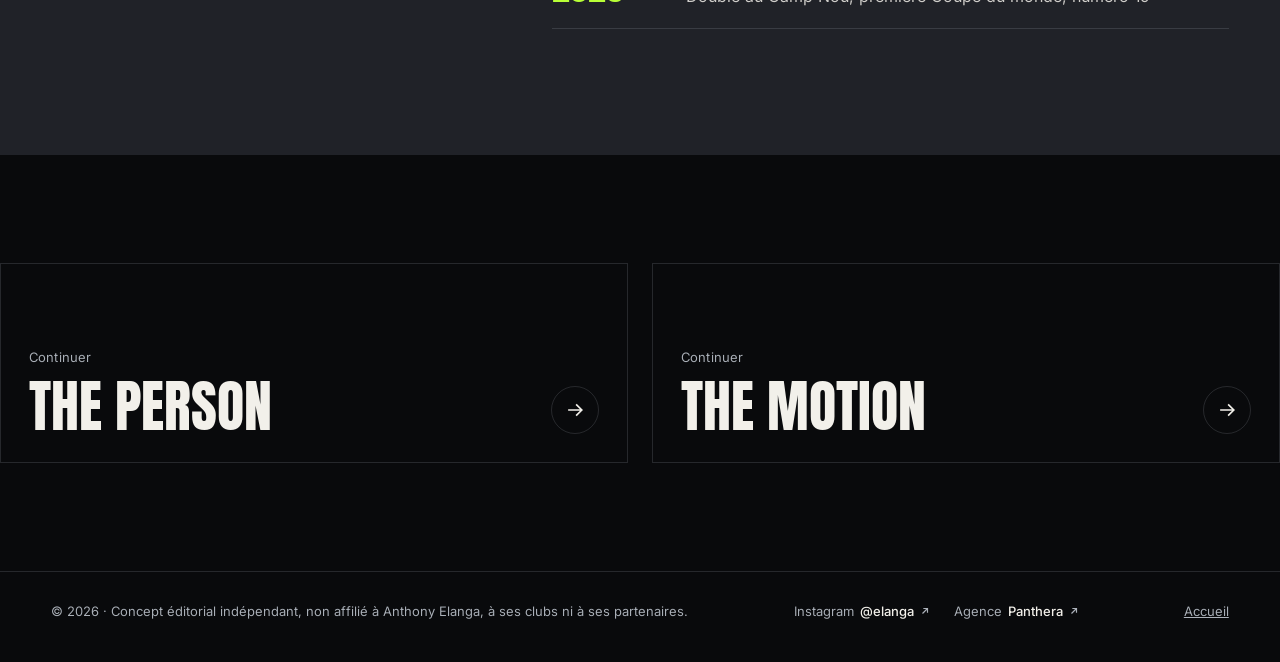
<file: journey.html>
<!DOCTYPE html>
<html lang="fr">
<head>
<meta charset="utf-8">
<meta name="viewport" content="width=device-width, initial-scale=1">
<title>The Journey — Anthony Elanga (concept éditorial)</title>
<meta name="description" content="Le parcours d'Anthony Elanga en sept chapitres, de Malmö à la Coupe du monde 2026. Concept éditorial indépendant.">
<meta name="theme-color" content="#090A0C">
<link rel="preload" href="fonts/anton-latin.woff2" as="font" type="font/woff2" crossorigin>
<link rel="preload" href="fonts/inter-latin.woff2" as="font" type="font/woff2" crossorigin>
<link rel="stylesheet" href="css/tokens.css">
<link rel="stylesheet" href="css/base.css">
<link rel="stylesheet" href="css/experience.css">
<link rel="stylesheet" href="css/home.css">
<link rel="stylesheet" href="css/pages.css">
<script>
  (function () {
    var d = document.documentElement; d.classList.add('js');
    
  })();
</script>
</head>
<body class="page-journey">
<a class="skip-link" href="#main">Aller au contenu</a>

<!-- ===== Header ===== -->
<header class="site-header">
  <a class="brand" href="index.html" aria-label="Anthony Elanga, accueil">
    <img src="assets/signature-blanc.svg" width="1978" height="660" alt="">
  </a>
  <div class="header-actions">
    <nav class="header-nav" aria-label="Navigation principale">
      <a href="journey.html" aria-current="page">Journey</a>
      <a href="person.html">Person</a>
      <a href="motion.html">Motion</a>
      <a href="partnerships.html">Partnerships</a>
    </nav>
    <button class="header-film" type="button" data-open-film>Le film</button>
    <button class="menu-btn" id="menu-btn" type="button" aria-expanded="false" aria-controls="menu">
      <span class="label">Menu</span><span class="bars" aria-hidden="true"></span>
    </button>
  </div>
  <div class="progress" aria-hidden="true"></div>
</header>

<!-- ===== Menu overlay ===== -->
<nav class="menu" id="menu" aria-label="Menu" inert>
  <div class="wrap">
    <ul>
      <li><a href="index.html">Experience</a></li>
      <li><a href="journey.html" aria-current="page">The Journey</a></li>
      <li><a href="person.html">The Person</a></li>
      <li><a href="motion.html">The Motion</a></li>
      <li><a href="partnerships.html">Partnerships</a></li>
    </ul>
    <div class="menu-foot"><nav class="social" aria-label="Réseaux et agence"><a href="https://www.instagram.com/elanga/" target="_blank" rel="noopener noreferrer">Instagram <b>@elanga</b><span class="sr-only"> (nouvel onglet)</span><svg class="ext" viewBox="0 0 12 12" aria-hidden="true"><path d="M3 9l6-6M4 3h5v5"/></svg></a><a href="https://www.instagram.com/panthera/" target="_blank" rel="noopener noreferrer">Agence <b>Panthera</b><span class="sr-only"> (nouvel onglet)</span><svg class="ext" viewBox="0 0 12 12" aria-hidden="true"><path d="M3 9l6-6M4 3h5v5"/></svg></a></nav><p>Concept éditorial indépendant. Always forward.</p></div>
  </div>
</nav>

<main id="main" class="page">
  <div class="wrap">
    <header class="page-head">
      <p class="section-label">The Journey</p>
      <h1 class="display reveal"><span class="ln"><span>De Malmö</span></span><span class="ln"><span>au monde.</span></span></h1>
      <p class="page-lede">Sept chapitres, de Hyllie à Newcastle, en passant par Manchester, Nottingham et la Coupe du monde.</p>
    </header>
    <div class="jr">
      <nav class="rail" aria-label="Chapitres"><ol><li><a href="#chapitre-1"><span class="n">01</span><span class="t">Malmö</span><span class="y">2002 – 2014</span></a></li><li><a href="#chapitre-2"><span class="n">02</span><span class="t">Angleterre</span><span class="y">2014 – 2020</span></a></li><li><a href="#chapitre-3"><span class="n">03</span><span class="t">Manchester United</span><span class="y">2021 – 2023</span></a></li><li><a href="#chapitre-4"><span class="n">04</span><span class="t">Nottingham Forest</span><span class="y">2023 – 2025</span></a></li><li><a href="#chapitre-5"><span class="n">05</span><span class="t">Newcastle United</span><span class="y">2025 – 2026</span></a></li><li><a href="#chapitre-6"><span class="n">06</span><span class="t">Suède</span><span class="y">2022 – 2026</span></a></li><li><a href="#chapitre-7"><span class="n">07</span><span class="t">Next</span><span class="y">2026 –</span></a></li></ol></nav>
      <div class="chapters">
      <article class="chapter" id="chapitre-1" aria-labelledby="ch1-title">
        <div class="ch-top"><span class="ch-n" aria-hidden="true">01</span><span class="ch-years">Chapitre 1 · 2002 – 2014</span></div>
        <h2 class="display" id="ch1-title">Malmö, les racines</h2>
        <p class="ch-lede">Avant la vitesse, il y a un environnement : une famille où le football de haut niveau est un métier.</p>
        <div class="ch-body">
          <div class="ch-text"><p>Anthony David Junior Elanga naît le 27 avril 2002 à Hyllie, un quartier de Malmö. Son père, Joseph Elanga, ancien défenseur international camerounais, a disputé la Coupe du monde 1998 en France et joué au Malmö FF. Avec sa mère, Daniella, il lui transmet le respect, le travail, l'humilité et la constance.</p><p>La famille vit à Malmö puis à Borås. Anthony découvre le football dans les structures suédoises, à l'IF Elfsborg puis au Malmö FF. Très tôt, il se distingue par sa vitesse et son explosivité, mais il cherche surtout à comprendre comment progresser : il observe les professionnels et étudie Thierry Henry, l'un de ses modèles.</p><p>Enfant, il croise même Zlatan Ibrahimović, alors coéquipier de son père à Malmö.</p><p class="moment">En 1998, son père disputait la Coupe du monde avec le Cameroun.</p></div>
          <figure class="fig portrait"><div class="frame"><picture><source type="image/webp" srcset="media/photo-01.webp"><img src="media/photo-01.jpg" width="640" height="800" alt="Anthony Elanga sous le maillot de la Suède" loading="lazy" decoding="async"></picture></div><figcaption>Avec la Suède. Photo © Corbis via Getty Images</figcaption></figure>
        </div>
      </article>
      <article class="chapter alt" id="chapitre-2" aria-labelledby="ch2-title">
        <div class="ch-top"><span class="ch-n" aria-hidden="true">02</span><span class="ch-years">Chapitre 2 · 2014 – 2020</span></div>
        <h2 class="display" id="ch2-title">Une nouvelle vie</h2>
        <p class="ch-lede">À douze ans, un nouveau pays, une nouvelle langue, et une porte qui s'ouvre : l'académie de Manchester United.</p>
        <div class="ch-body">
          <div class="ch-text"><p>Sa famille s'installe dans la région de Manchester. Il joue d'abord au Hattersley FC, un club local, où ses performances attirent vite l'attention. Manchester United le repère et l'intègre à son académie.</p><p>Il y progresse catégorie après catégorie : la technique, le physique, l'art d'exploiter sa vitesse. Ses éducateurs retiennent autant son sérieux et son comportement que son talent.</p><p>En 2019-2020, dans une saison interrompue par la pandémie, il marque sept buts en neuf matchs de championnat chez les moins de 18 ans et reçoit le Jimmy Murphy Young Player of the Year.</p><p class="moment">Le meilleur jeune joueur de l'académie, saison 2019-2020.</p></div>
          <figure class="fig portrait"><div class="frame"><picture><source type="image/webp" srcset="media/photo-02.webp"><img src="media/photo-02.jpg" width="688" height="860" alt="Anthony Elanga en pleine course, ballon au pied, avec la Suède" loading="lazy" decoding="async"></picture></div><figcaption>En mouvement, avec la Suède</figcaption></figure>
        </div>
      </article>
      <article class="chapter" id="chapitre-3" aria-labelledby="ch3-title">
        <div class="ch-top"><span class="ch-n" aria-hidden="true">03</span><span class="ch-years">Chapitre 3 · 2021 – 2023</span></div>
        <h2 class="display" id="ch3-title">Le très haut niveau</h2>
        <p class="ch-lede">Des débuts en Premier League, un soir européen à 19 ans, puis le choix difficile de partir.</p>
        <div class="ch-body">
          <div class="ch-text"><p>Le 11 mai 2021, Ole Gunnar Solskjær lui offre sa première apparition en équipe première, face à Leicester City. Le 23 mai, il marque son premier but en Premier League contre Wolverhampton.</p><p>Une blessure à l'épaule début 2021 aurait pu le freiner ; il en profite pour se renforcer. Lors de déplacements européens avec les équipes de jeunes, il lui arrive d'être en salle de musculation dès quatre heures du matin avant de prendre l'avion.</p><p>L'arrivée de Ralf Rangnick lui donne du temps de jeu. En février 2022, au Metropolitano, il entre en jeu et égalise face à l'Atlético de Madrid en huitième de finale de Ligue des champions. Un mois plus tard, il connaît sa première sélection avec la Suède. Avec l'arrivée d'Erik ten Hag et le renforcement offensif de l'effectif, ses occasions se raréfient : en 2023, il choisit de partir pour jouer.</p><p class="moment">19 ans, un huitième de finale de Ligue des champions, un but.</p></div>
          <figure class="fig portrait"><div class="frame"><picture><source type="image/webp" srcset="media/bw-56.webp"><img src="media/bw-56.jpg" width="720" height="900" alt="Anthony Elanga de dos, maillot Elanga 56" loading="lazy" decoding="async"></picture></div><figcaption>Manchester United</figcaption></figure>
        </div>
      </article>
      <article class="chapter alt" id="chapitre-4" aria-labelledby="ch4-title">
        <div class="ch-top"><span class="ch-n" aria-hidden="true">04</span><span class="ch-years">Chapitre 4 · 2023 – 2025</span></div>
        <h2 class="display" id="ch4-title">L'envol</h2>
        <p class="ch-lede">Du temps de jeu, de la confiance, et un ailier qui devient une menace permanente.</p>
        <div class="ch-body">
          <div class="ch-text"><p>Le 25 juillet 2023, il rejoint Nottingham Forest pour un transfert estimé à 15 millions de livres. Dès sa première saison, il inscrit cinq buts et délivre neuf passes décisives en championnat.</p><p>En 2024-2025, il franchit un palier : présent sur les 38 matchs de Premier League, six buts, onze passes décisives. Le 1er février 2025, il délivre trois passes décisives dans la victoire 7-0 contre Brighton. Le 1er avril, il marque contre Manchester United, son ancien club, au bout d'une course impressionnante.</p><p>Forest termine septième et retrouve une qualification européenne après trois décennies d'absence.</p><p class="moment">Le jeune espoir est devenu l'un des ailiers les plus rapides d'Angleterre.</p></div>
          <figure class="fig portrait"><div class="frame"><picture><source type="image/webp" srcset="media/photo-04.webp"><img src="media/photo-04.jpg" width="688" height="860" alt="Anthony Elanga sous les projecteurs du City Ground, maillot de Nottingham Forest" loading="lazy" decoding="async"></picture></div><figcaption>City Ground, Nottingham Forest</figcaption></figure>
        </div>
      </article>
      <article class="chapter" id="chapitre-5" aria-labelledby="ch5-title">
        <div class="ch-top"><span class="ch-n" aria-hidden="true">05</span><span class="ch-years">Chapitre 5 · 2025 – 2026</span></div>
        <h2 class="display" id="ch5-title">Changer de dimension</h2>
        <p class="ch-lede">Un transfert majeur, de nouvelles attentes, et l'apprentissage de la pression.</p>
        <div class="ch-body">
          <div class="ch-text"><p>Le 11 juillet 2025, il rejoint Newcastle United, entraîné par Eddie Howe, pour un transfert estimé à 55 millions de livres. Il ne s'agit plus de mériter sa place, mais de justifier un investissement et de faire basculer les grands matchs.</p><p>Sa première saison est contrastée. Mais il répond présent lors des grandes soirées : un but contre Manchester City en demi-finale retour de la Coupe de la Ligue en février 2026, puis un doublé au Camp Nou contre le FC Barcelone en Ligue des champions en mars.</p><p>En décembre 2025, il devient père d'une petite fille, Blair.</p><p class="moment">Apprendre à vivre avec la pression, sans perdre confiance.</p></div>
          <figure class="fig portrait"><div class="frame"><picture><source type="image/webp" srcset="media/photo-05.webp"><img src="media/photo-05.jpg" width="632" height="790" alt="Anthony Elanga, mains croisées sur la poitrine, maillot de Newcastle United" loading="lazy" decoding="async"></picture></div><figcaption>Newcastle United</figcaption></figure>
        </div>
      </article>
      <article class="chapter alt" id="chapitre-6" aria-labelledby="ch6-title">
        <div class="ch-top"><span class="ch-n" aria-hidden="true">06</span><span class="ch-years">Chapitre 6 · 2022 – 2026</span></div>
        <h2 class="display" id="ch6-title">Deux générations</h2>
        <p class="ch-lede">Né en Suède d'un père camerounais, formé en Angleterre : il choisit la Suède.</p>
        <div class="ch-body">
          <div class="ch-text"><p>Il honore sa première sélection en mars 2022, à 19 ans. La Suède échoue à se qualifier pour la Coupe du monde au Qatar.</p><p>En mars 2026, il marque contre la Pologne en finale des barrages et contribue à envoyer son pays à la Coupe du monde. En Amérique du Nord, il débute contre la Tunisie, marque contre les Pays-Bas puis contre le Japon lors du dernier match de groupe. Après ce but, il aperçoit sa fille soulevée dans les tribunes, et doit détourner le regard pour ne pas pleurer.</p><p>La Suède est éliminée par la France en seizièmes de finale.</p><p class="moment">Vingt-huit ans après son père, sa première Coupe du monde.</p></div>
          <figure class="fig portrait"><div class="frame"><picture><source type="image/webp" srcset="media/photo-06.webp"><img src="media/photo-06.jpg" width="654" height="817" alt="Anthony Elanga célèbre un but avec la Suède, main à l'oreille" loading="lazy" decoding="async"></picture></div><figcaption>Avec la Suède</figcaption></figure>
        </div>
      </article>
      <article class="chapter" id="chapitre-7" aria-labelledby="ch7-title">
        <div class="ch-top"><span class="ch-n" aria-hidden="true">07</span><span class="ch-years">Chapitre 7 · 2026 –</span></div>
        <h2 class="display" id="ch7-title">Devenir l'élite</h2>
        <p class="ch-lede">Une leçon retenue : ne pas rester prisonnier de ses erreurs, ni s'attarder sur ses réussites.</p>
        <div class="ch-body">
          <div class="ch-text"><p>À l'été 2026, il revient sur sa première année à Newcastle avec du recul. Sa philosophie : progresser chaque jour et se concentrer sur ce qui se maîtrise.</p><p>Pour lui, ce qui sépare un bon joueur d'un joueur d'élite tient aussi au mental : réagir aux difficultés, prendre les bonnes décisions, garder confiance. Il lit et étudie les meilleurs sportifs pour comprendre leurs méthodes.</p><p>Pour la saison 2026-2027, il porte le numéro 19, dont il garde la signification pour lui.</p><p class="moment">À 24 ans, son histoire est encore en train de s'écrire.</p></div>
          <figure class="fig portrait"><div class="frame"><picture><source type="image/webp" srcset="media/photo-07.webp"><img src="media/photo-07.jpg" width="627" height="783" alt="Anthony Elanga à l'entraînement, soulevé de terre en plein air" loading="lazy" decoding="async"></picture></div><figcaption>Préparation</figcaption></figure>
        </div>
      </article>
      </div>
    </div>
  </div>

  <section class="credits-sec" aria-labelledby="credits-title">
    <div class="wrap grid">
      <h2 class="display" id="credits-title">Milestones</h2>
      <ol class="credits"><li><span class="y">2002</span><span class="t">Naissance à Malmö, en Suède</span></li><li><span class="y">2014</span><span class="t">Installation en Angleterre, puis académie de Manchester United</span></li><li><span class="y">2020</span><span class="t">Meilleur jeune joueur de l'académie de Manchester United</span></li><li><span class="y">2021</span><span class="t">Débuts professionnels et premier but en Premier League</span></li><li><span class="y">2022</span><span class="t">But contre l'Atlético de Madrid et première sélection suédoise</span></li><li><span class="y">2023</span><span class="t">Transfert à Nottingham Forest</span></li><li><span class="y">2025</span><span class="t">Saison à 17 contributions décisives en championnat, puis Newcastle United</span></li><li><span class="y">2026</span><span class="t">Doublé au Camp Nou, première Coupe du monde, numéro 19</span></li></ol>
    </div>
  </section>

  <div class="wrap next-pages">
    <a class="next-card" href="person.html"><span><span class="meta">Continuer</span><strong>The Person</strong></span><span class="go"><svg viewBox="0 0 14 14" aria-hidden="true"><path d="M1 7h12M8 2l5 5-5 5"/></svg></span></a>
    <a class="next-card" href="motion.html"><span><span class="meta">Continuer</span><strong>The Motion</strong></span><span class="go"><svg viewBox="0 0 14 14" aria-hidden="true"><path d="M1 7h12M8 2l5 5-5 5"/></svg></span></a>
  </div>
</main>

<footer class="site-footer">
  <div class="wrap">
    <span>© 2026 · Concept éditorial indépendant, non affilié à Anthony Elanga, à ses clubs ni à ses partenaires.</span>
    <nav class="social" aria-label="Réseaux et agence"><a href="https://www.instagram.com/elanga/" target="_blank" rel="noopener noreferrer">Instagram <b>@elanga</b><span class="sr-only"> (nouvel onglet)</span><svg class="ext" viewBox="0 0 12 12" aria-hidden="true"><path d="M3 9l6-6M4 3h5v5"/></svg></a><a href="https://www.instagram.com/panthera/" target="_blank" rel="noopener noreferrer">Agence <b>Panthera</b><span class="sr-only"> (nouvel onglet)</span><svg class="ext" viewBox="0 0 12 12" aria-hidden="true"><path d="M3 9l6-6M4 3h5v5"/></svg></a></nav>
    <a href="index.html">Accueil</a>
  </div>
</footer>

<!-- ===== Film dialog ===== -->
<dialog class="film-dialog" id="film" aria-labelledby="film-title">
  <div class="film-inner">
    <div class="film-head">
      <h2 id="film-title">Le film · Manchester United, 2014 – 2023</h2>
      <button class="film-close" type="button" aria-label="Fermer le film">
        <svg viewBox="0 0 14 14" aria-hidden="true"><path d="M1 1l12 12M13 1L1 13"/></svg>
      </button>
    </div>
    <div class="film-screen">
      <video data-src="media/elanga-manchester.mp4" poster="media/poster.jpg" controls playsinline loop preload="none"></video>
      <p class="film-error" hidden>La vidéo n'a pas pu être chargée.</p>
    </div>
    <div class="film-foot">
      <span class="meta">Lecture sans son par défaut</span>
      <button class="sound-btn" type="button" aria-pressed="false"><span>Activer le son</span></button>
    </div>
  </div>
</dialog>

<div class="grain" aria-hidden="true"></div>

<script src="data/signature.js"></script>
<script src="js/signature.js"></script>
<script src="js/main.js"></script>
</body>
</html>
</file>
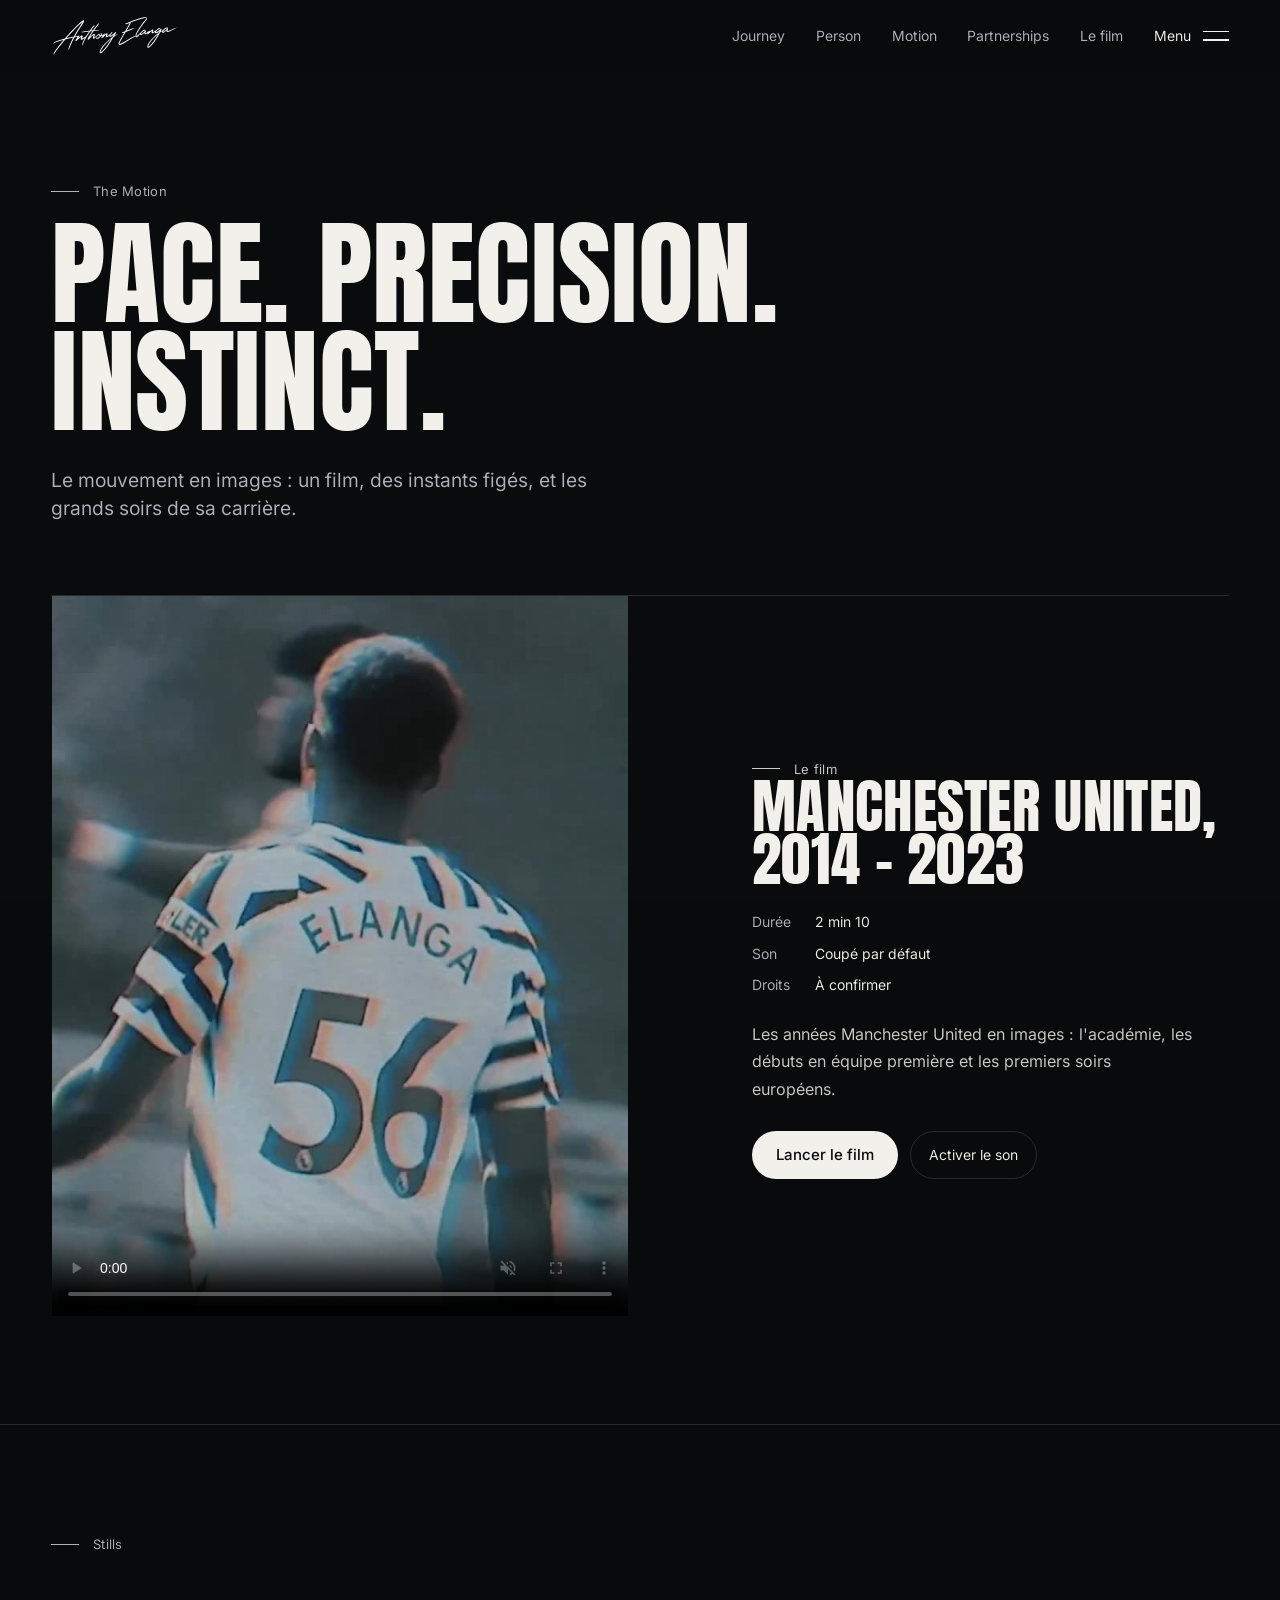
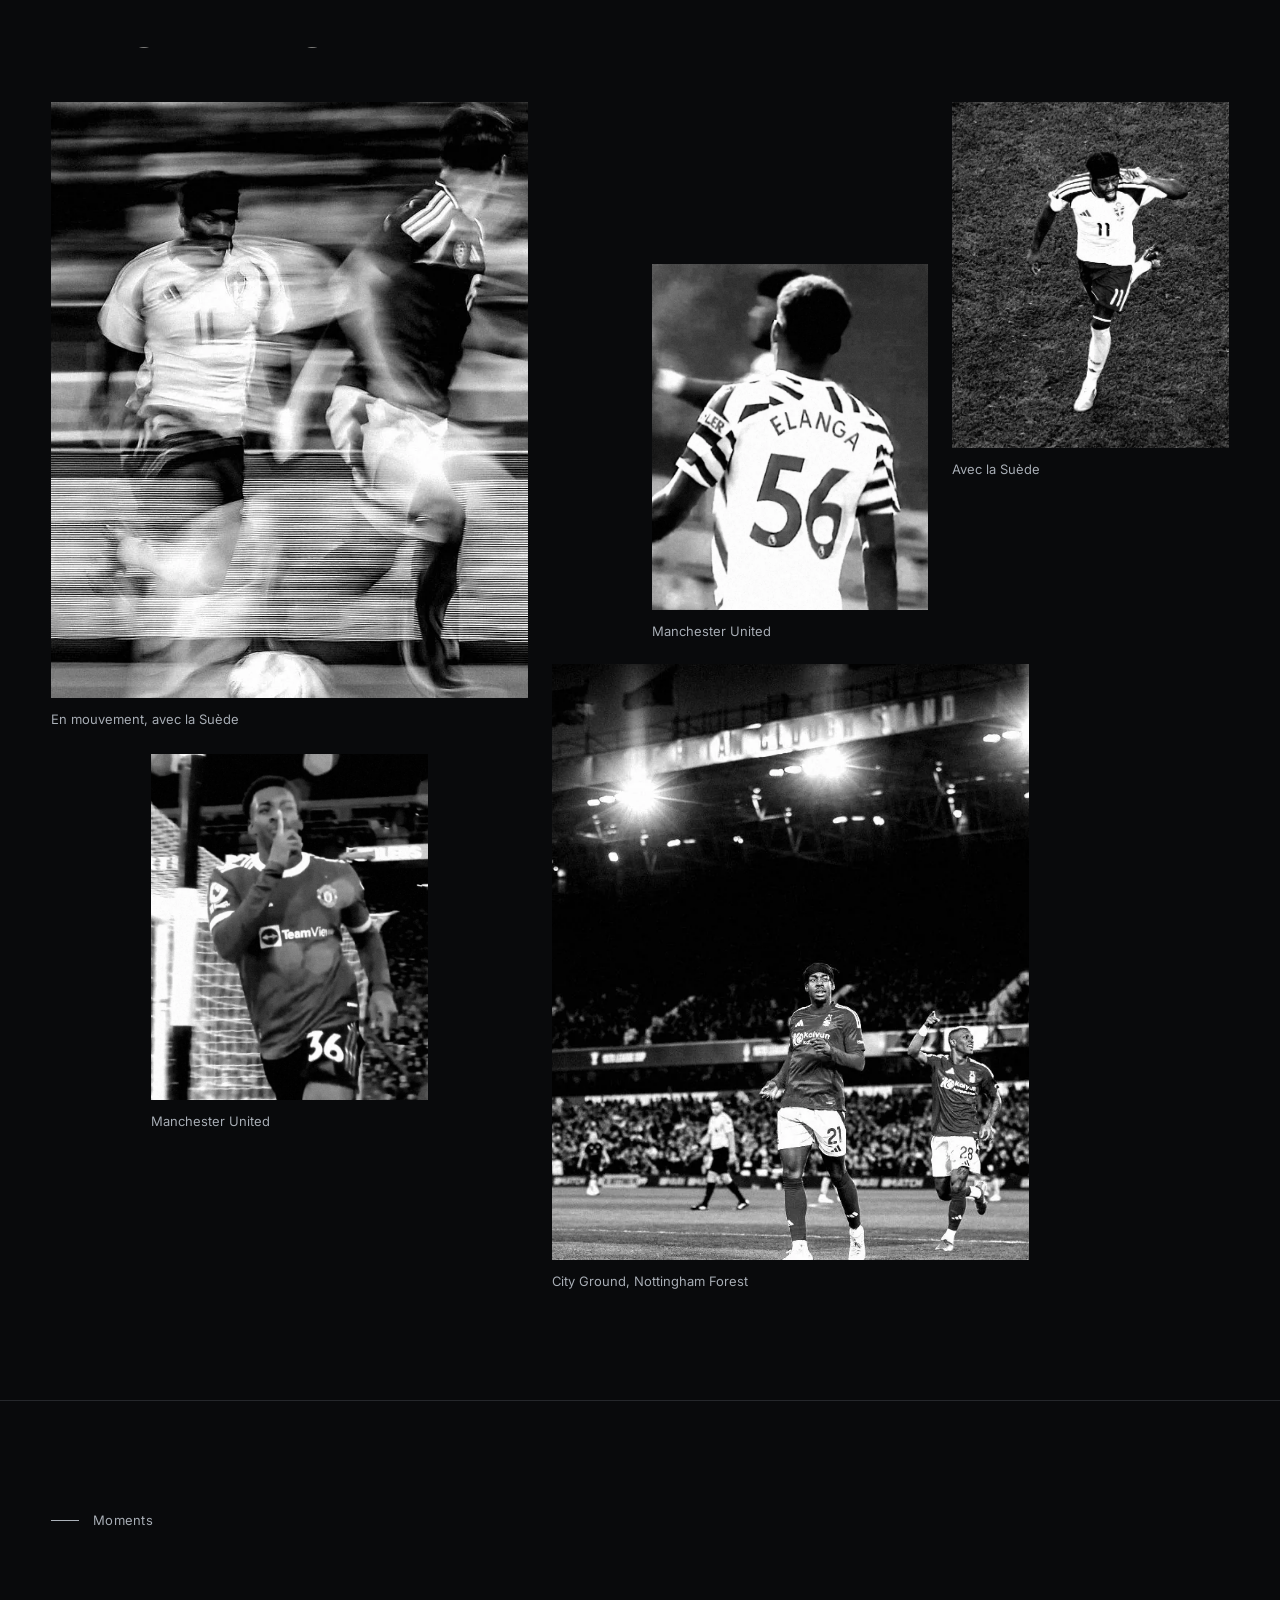
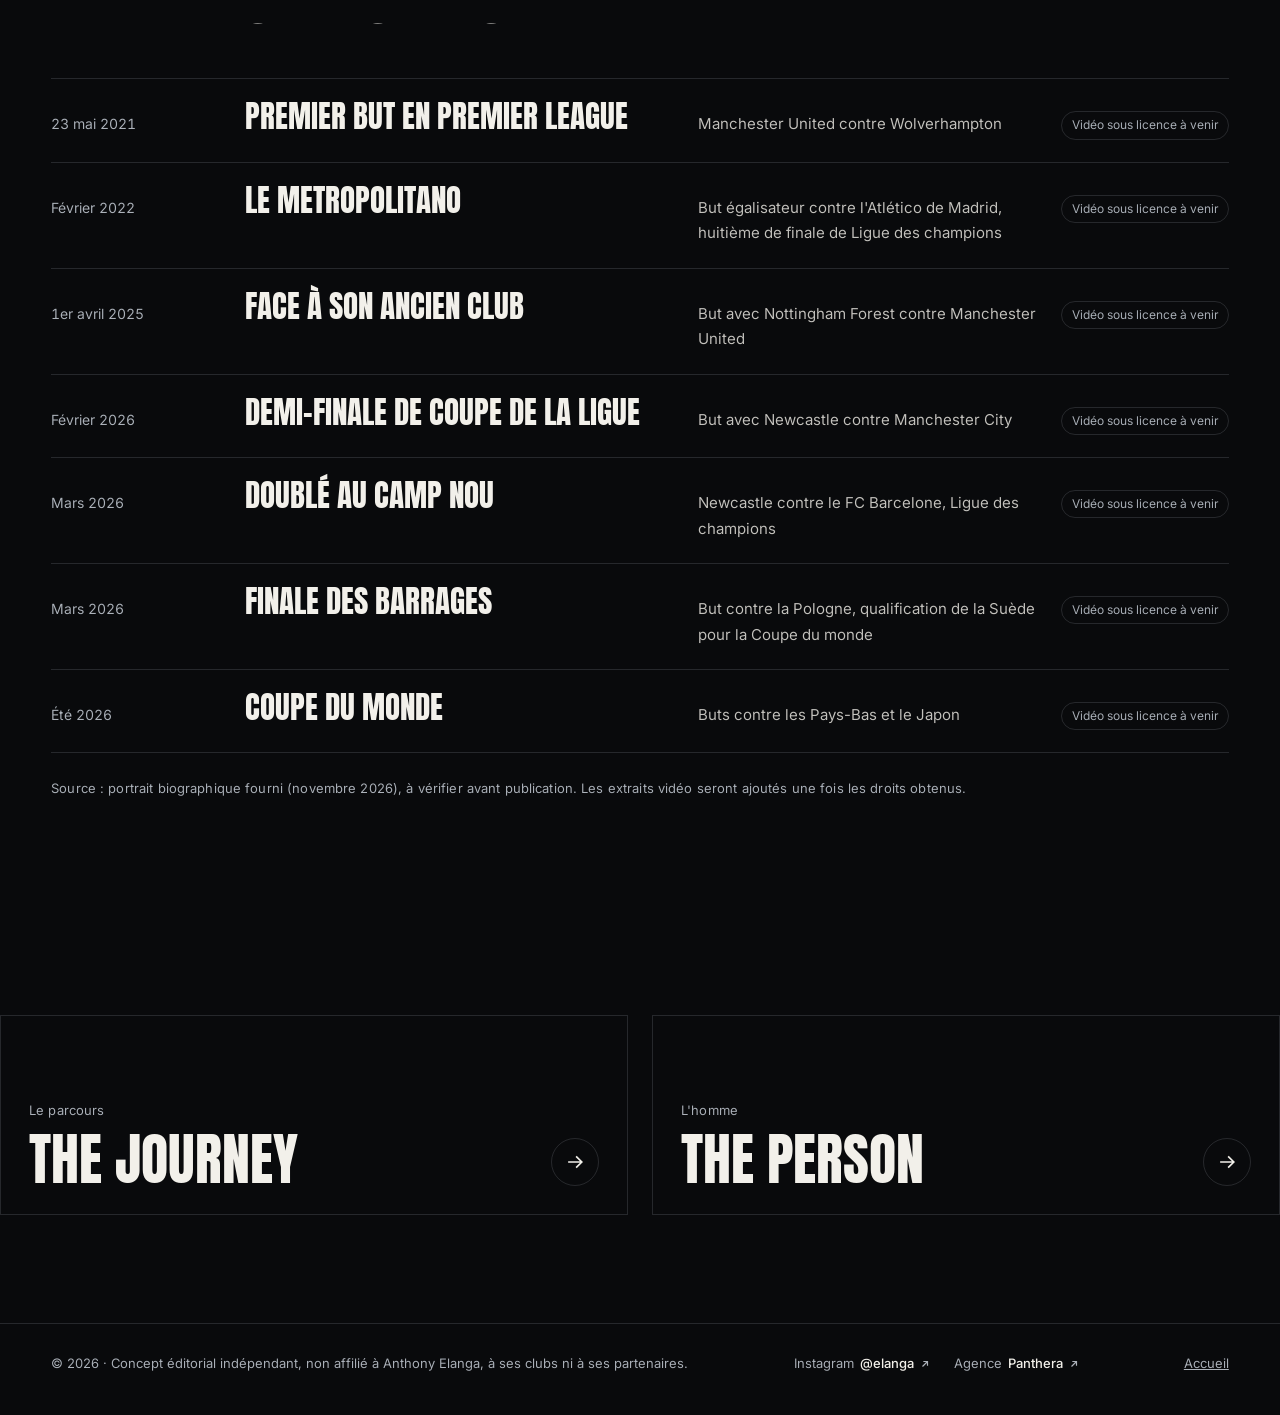
<file: motion.html>
<!DOCTYPE html>
<html lang="fr">
<head>
<meta charset="utf-8">
<meta name="viewport" content="width=device-width, initial-scale=1">
<title>The Motion — Anthony Elanga (concept éditorial)</title>
<meta name="description" content="Le film, les images et les grands soirs de la carrière d'Anthony Elanga. Concept éditorial indépendant.">
<meta name="theme-color" content="#090A0C">
<link rel="preload" href="fonts/anton-latin.woff2" as="font" type="font/woff2" crossorigin>
<link rel="preload" href="fonts/inter-latin.woff2" as="font" type="font/woff2" crossorigin>
<link rel="stylesheet" href="css/tokens.css">
<link rel="stylesheet" href="css/base.css">
<link rel="stylesheet" href="css/experience.css">
<link rel="stylesheet" href="css/home.css">
<link rel="stylesheet" href="css/pages.css">
<script>
  (function () {
    var d = document.documentElement; d.classList.add('js');
    
  })();
</script>
</head>
<body class="page-motion">
<a class="skip-link" href="#main">Aller au contenu</a>

<!-- ===== Header ===== -->
<header class="site-header">
  <a class="brand" href="index.html" aria-label="Anthony Elanga, accueil">
    <img src="assets/signature-blanc.svg" width="1978" height="660" alt="">
  </a>
  <div class="header-actions">
    <nav class="header-nav" aria-label="Navigation principale">
      <a href="journey.html">Journey</a>
      <a href="person.html">Person</a>
      <a href="motion.html" aria-current="page">Motion</a>
      <a href="partnerships.html">Partnerships</a>
    </nav>
    <button class="header-film" type="button" data-open-film>Le film</button>
    <button class="menu-btn" id="menu-btn" type="button" aria-expanded="false" aria-controls="menu">
      <span class="label">Menu</span><span class="bars" aria-hidden="true"></span>
    </button>
  </div>
  <div class="progress" aria-hidden="true"></div>
</header>

<!-- ===== Menu overlay ===== -->
<nav class="menu" id="menu" aria-label="Menu" inert>
  <div class="wrap">
    <ul>
      <li><a href="index.html">Experience</a></li>
      <li><a href="journey.html">The Journey</a></li>
      <li><a href="person.html">The Person</a></li>
      <li><a href="motion.html" aria-current="page">The Motion</a></li>
      <li><a href="partnerships.html">Partnerships</a></li>
    </ul>
    <div class="menu-foot"><nav class="social" aria-label="Réseaux et agence"><a href="https://www.instagram.com/elanga/" target="_blank" rel="noopener noreferrer">Instagram <b>@elanga</b><span class="sr-only"> (nouvel onglet)</span><svg class="ext" viewBox="0 0 12 12" aria-hidden="true"><path d="M3 9l6-6M4 3h5v5"/></svg></a><a href="https://www.instagram.com/panthera/" target="_blank" rel="noopener noreferrer">Agence <b>Panthera</b><span class="sr-only"> (nouvel onglet)</span><svg class="ext" viewBox="0 0 12 12" aria-hidden="true"><path d="M3 9l6-6M4 3h5v5"/></svg></a></nav><p>Concept éditorial indépendant. Always forward.</p></div>
  </div>
</nav>

<main id="main" class="page">
  <div class="wrap">
    <header class="page-head">
      <p class="section-label">The Motion</p>
      <h1 class="display reveal"><span class="ln"><span>Pace. Precision.</span></span><span class="ln"><span>Instinct.</span></span></h1>
      <p class="page-lede">Le mouvement en images : un film, des instants figés, et les grands soirs de sa carrière.</p>
    </header>

    <section class="feature" aria-labelledby="film-feature">
      <div class="player">
        <div class="screen">
          <video id="feature-video" data-src="media/elanga-manchester.mp4" poster="media/poster.jpg" controls playsinline preload="none" aria-describedby="film-desc"></video>
          <p class="film-error" hidden>La vidéo n'a pas pu être chargée.</p>
        </div>
      </div>
      <div class="feature-info">
        <p class="section-label">Le film</p>
        <h2 class="display" id="film-feature">Manchester United, 2014 – 2023</h2>
        <dl>
          <dt>Durée</dt><dd>2 min 10</dd>
          <dt>Son</dt><dd>Coupé par défaut</dd>
          <dt>Droits</dt><dd>À confirmer</dd>
        </dl>
        <p id="film-desc">Les années Manchester United en images : l'académie, les débuts en équipe première et les premiers soirs européens.</p>
        <div class="actions">
          <button class="btn btn-primary" type="button" id="feature-play">Lancer le film</button>
          <button class="sound-btn" type="button" id="feature-sound" aria-pressed="false"><span>Activer le son</span></button>
        </div>
      </div>
    </section>
  </div>

  <section class="stills" aria-labelledby="stills-title">
    <div class="wrap">
      <p class="section-label">Stills</p>
      <h2 class="display reveal" id="stills-title"><span class="ln"><span>Frozen speed.</span></span></h2>
      <div class="stills-grid">
        <figure class="fig portrait"><div class="frame"><picture><source type="image/webp" srcset="media/photo-02.webp"><img src="media/photo-02.jpg" width="688" height="860" alt="Anthony Elanga en pleine course, ballon au pied, avec la Suède" loading="lazy" decoding="async"></picture></div><figcaption>En mouvement, avec la Suède</figcaption></figure>
        <figure class="fig portrait"><div class="frame"><picture><source type="image/webp" srcset="media/bw-56.webp"><img src="media/bw-56.jpg" width="720" height="900" alt="Anthony Elanga de dos, maillot Elanga 56" loading="lazy" decoding="async"></picture></div><figcaption>Manchester United</figcaption></figure>
        <figure class="fig portrait"><div class="frame"><picture><source type="image/webp" srcset="media/photo-06.webp"><img src="media/photo-06.jpg" width="654" height="817" alt="Anthony Elanga célèbre un but avec la Suède, main à l'oreille" loading="lazy" decoding="async"></picture></div><figcaption>Avec la Suède</figcaption></figure>
        <figure class="fig portrait"><div class="frame"><picture><source type="image/webp" srcset="media/bw-portrait.webp"><img src="media/bw-portrait.jpg" width="720" height="900" alt="Anthony Elanga, doigt sur les lèvres, après un but" loading="lazy" decoding="async"></picture></div><figcaption>Manchester United</figcaption></figure>
        <figure class="fig portrait"><div class="frame"><picture><source type="image/webp" srcset="media/photo-04.webp"><img src="media/photo-04.jpg" width="688" height="860" alt="Anthony Elanga sous les projecteurs du City Ground" loading="lazy" decoding="async"></picture></div><figcaption>City Ground, Nottingham Forest</figcaption></figure>
      </div>
    </div>
  </section>

  <section class="moments" aria-labelledby="moments-title">
    <div class="wrap">
      <p class="section-label">Moments</p>
      <h2 class="display reveal" id="moments-title"><span class="ln"><span>The big nights.</span></span></h2>
      <ol class="moment-list"><li><time>23 mai 2021</time><strong>Premier but en Premier League</strong><span class="ctx">Manchester United contre Wolverhampton</span><span class="st">Vidéo sous licence à venir</span></li><li><time>Février 2022</time><strong>Le Metropolitano</strong><span class="ctx">But égalisateur contre l'Atlético de Madrid, huitième de finale de Ligue des champions</span><span class="st">Vidéo sous licence à venir</span></li><li><time>1er avril 2025</time><strong>Face à son ancien club</strong><span class="ctx">But avec Nottingham Forest contre Manchester United</span><span class="st">Vidéo sous licence à venir</span></li><li><time>Février 2026</time><strong>Demi-finale de Coupe de la Ligue</strong><span class="ctx">But avec Newcastle contre Manchester City</span><span class="st">Vidéo sous licence à venir</span></li><li><time>Mars 2026</time><strong>Doublé au Camp Nou</strong><span class="ctx">Newcastle contre le FC Barcelone, Ligue des champions</span><span class="st">Vidéo sous licence à venir</span></li><li><time>Mars 2026</time><strong>Finale des barrages</strong><span class="ctx">But contre la Pologne, qualification de la Suède pour la Coupe du monde</span><span class="st">Vidéo sous licence à venir</span></li><li><time>Été 2026</time><strong>Coupe du monde</strong><span class="ctx">Buts contre les Pays-Bas et le Japon</span><span class="st">Vidéo sous licence à venir</span></li></ol>
      <p class="sources meta">Source : portrait biographique fourni (novembre 2026), à vérifier avant publication. Les extraits vidéo seront ajoutés une fois les droits obtenus.</p>
    </div>
  </section>

  <div class="wrap next-pages">
    <a class="next-card" href="journey.html"><span><span class="meta">Le parcours</span><strong>The Journey</strong></span><span class="go"><svg viewBox="0 0 14 14" aria-hidden="true"><path d="M1 7h12M8 2l5 5-5 5"/></svg></span></a>
    <a class="next-card" href="person.html"><span><span class="meta">L'homme</span><strong>The Person</strong></span><span class="go"><svg viewBox="0 0 14 14" aria-hidden="true"><path d="M1 7h12M8 2l5 5-5 5"/></svg></span></a>
  </div>
</main>

<footer class="site-footer">
  <div class="wrap">
    <span>© 2026 · Concept éditorial indépendant, non affilié à Anthony Elanga, à ses clubs ni à ses partenaires.</span>
    <nav class="social" aria-label="Réseaux et agence"><a href="https://www.instagram.com/elanga/" target="_blank" rel="noopener noreferrer">Instagram <b>@elanga</b><span class="sr-only"> (nouvel onglet)</span><svg class="ext" viewBox="0 0 12 12" aria-hidden="true"><path d="M3 9l6-6M4 3h5v5"/></svg></a><a href="https://www.instagram.com/panthera/" target="_blank" rel="noopener noreferrer">Agence <b>Panthera</b><span class="sr-only"> (nouvel onglet)</span><svg class="ext" viewBox="0 0 12 12" aria-hidden="true"><path d="M3 9l6-6M4 3h5v5"/></svg></a></nav>
    <a href="index.html">Accueil</a>
  </div>
</footer>

<!-- ===== Film dialog ===== -->
<dialog class="film-dialog" id="film" aria-labelledby="film-title">
  <div class="film-inner">
    <div class="film-head">
      <h2 id="film-title">Le film · Manchester United, 2014 – 2023</h2>
      <button class="film-close" type="button" aria-label="Fermer le film">
        <svg viewBox="0 0 14 14" aria-hidden="true"><path d="M1 1l12 12M13 1L1 13"/></svg>
      </button>
    </div>
    <div class="film-screen">
      <video data-src="media/elanga-manchester.mp4" poster="media/poster.jpg" controls playsinline loop preload="none"></video>
      <p class="film-error" hidden>La vidéo n'a pas pu être chargée.</p>
    </div>
    <div class="film-foot">
      <span class="meta">Lecture sans son par défaut</span>
      <button class="sound-btn" type="button" aria-pressed="false"><span>Activer le son</span></button>
    </div>
  </div>
</dialog>

<div class="grain" aria-hidden="true"></div>

<script src="data/signature.js"></script>
<script src="js/signature.js"></script>
<script src="js/main.js"></script>
</body>
</html>
</file>
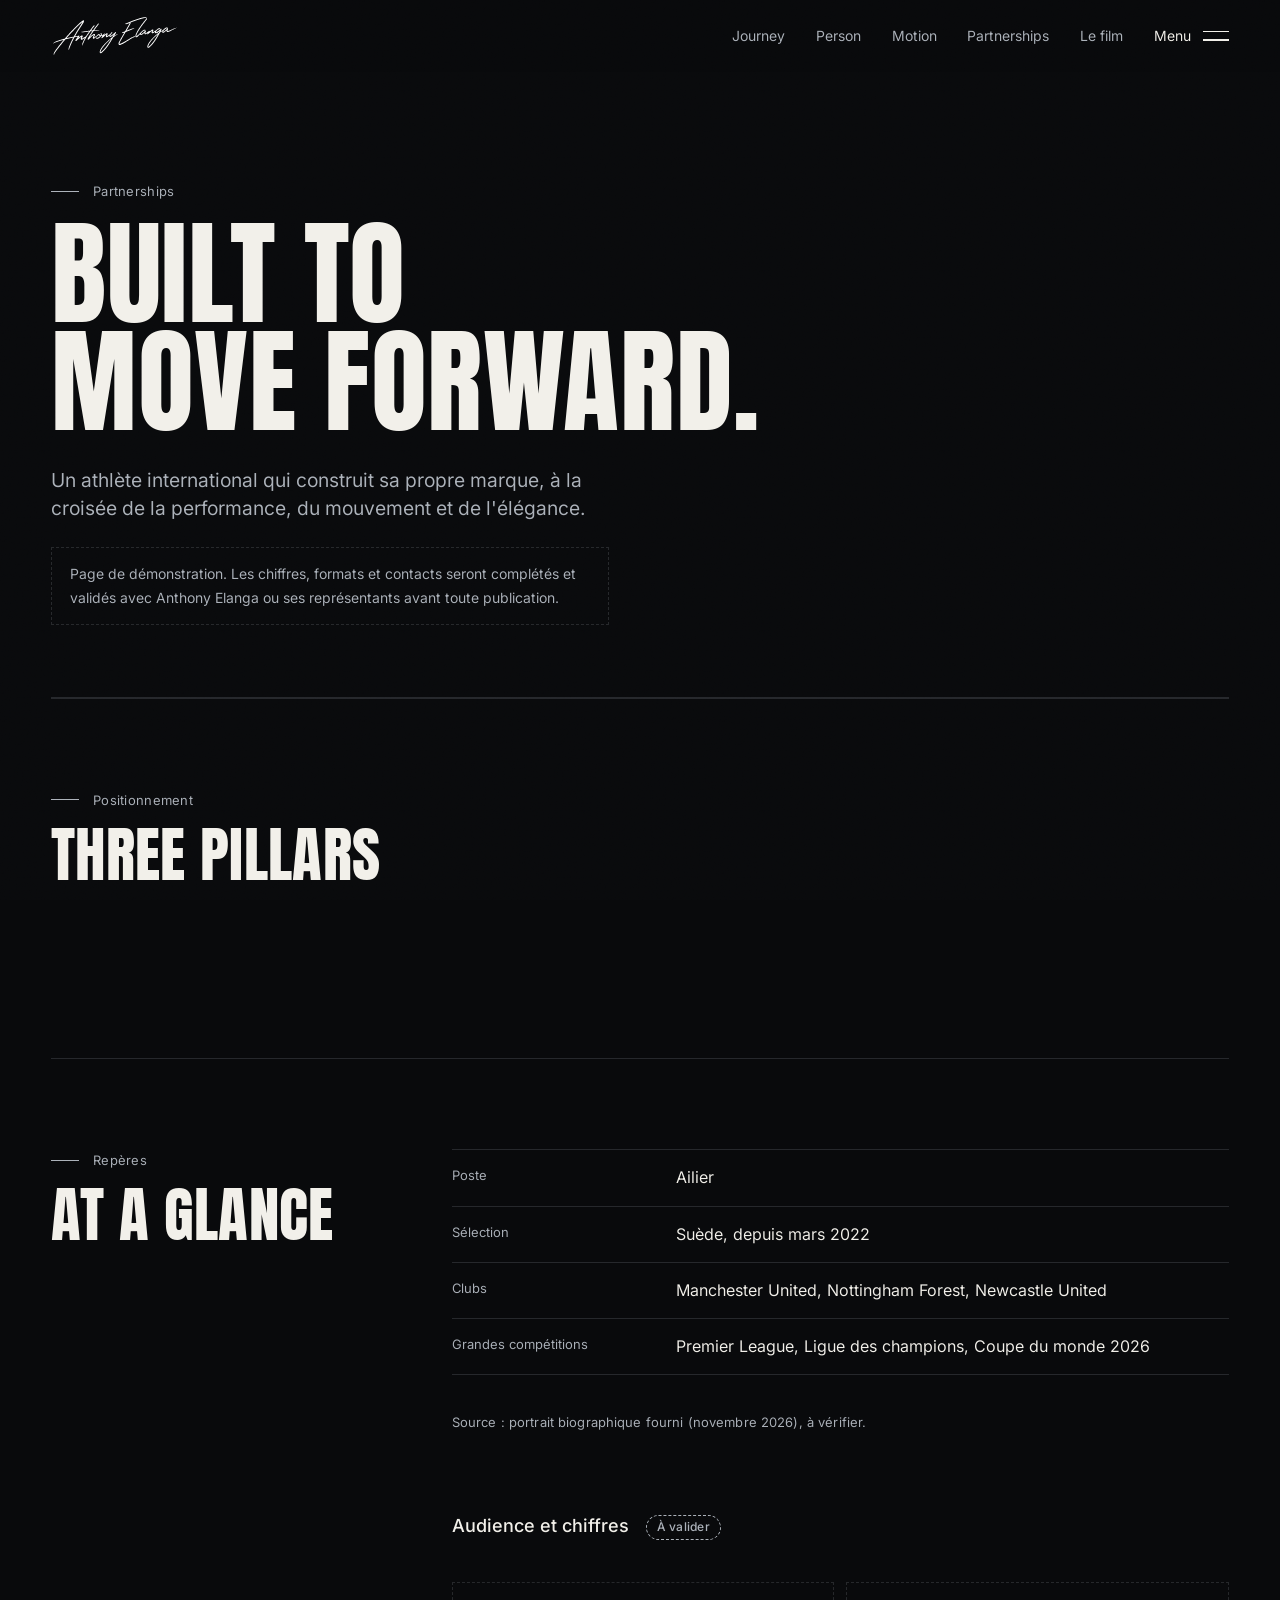
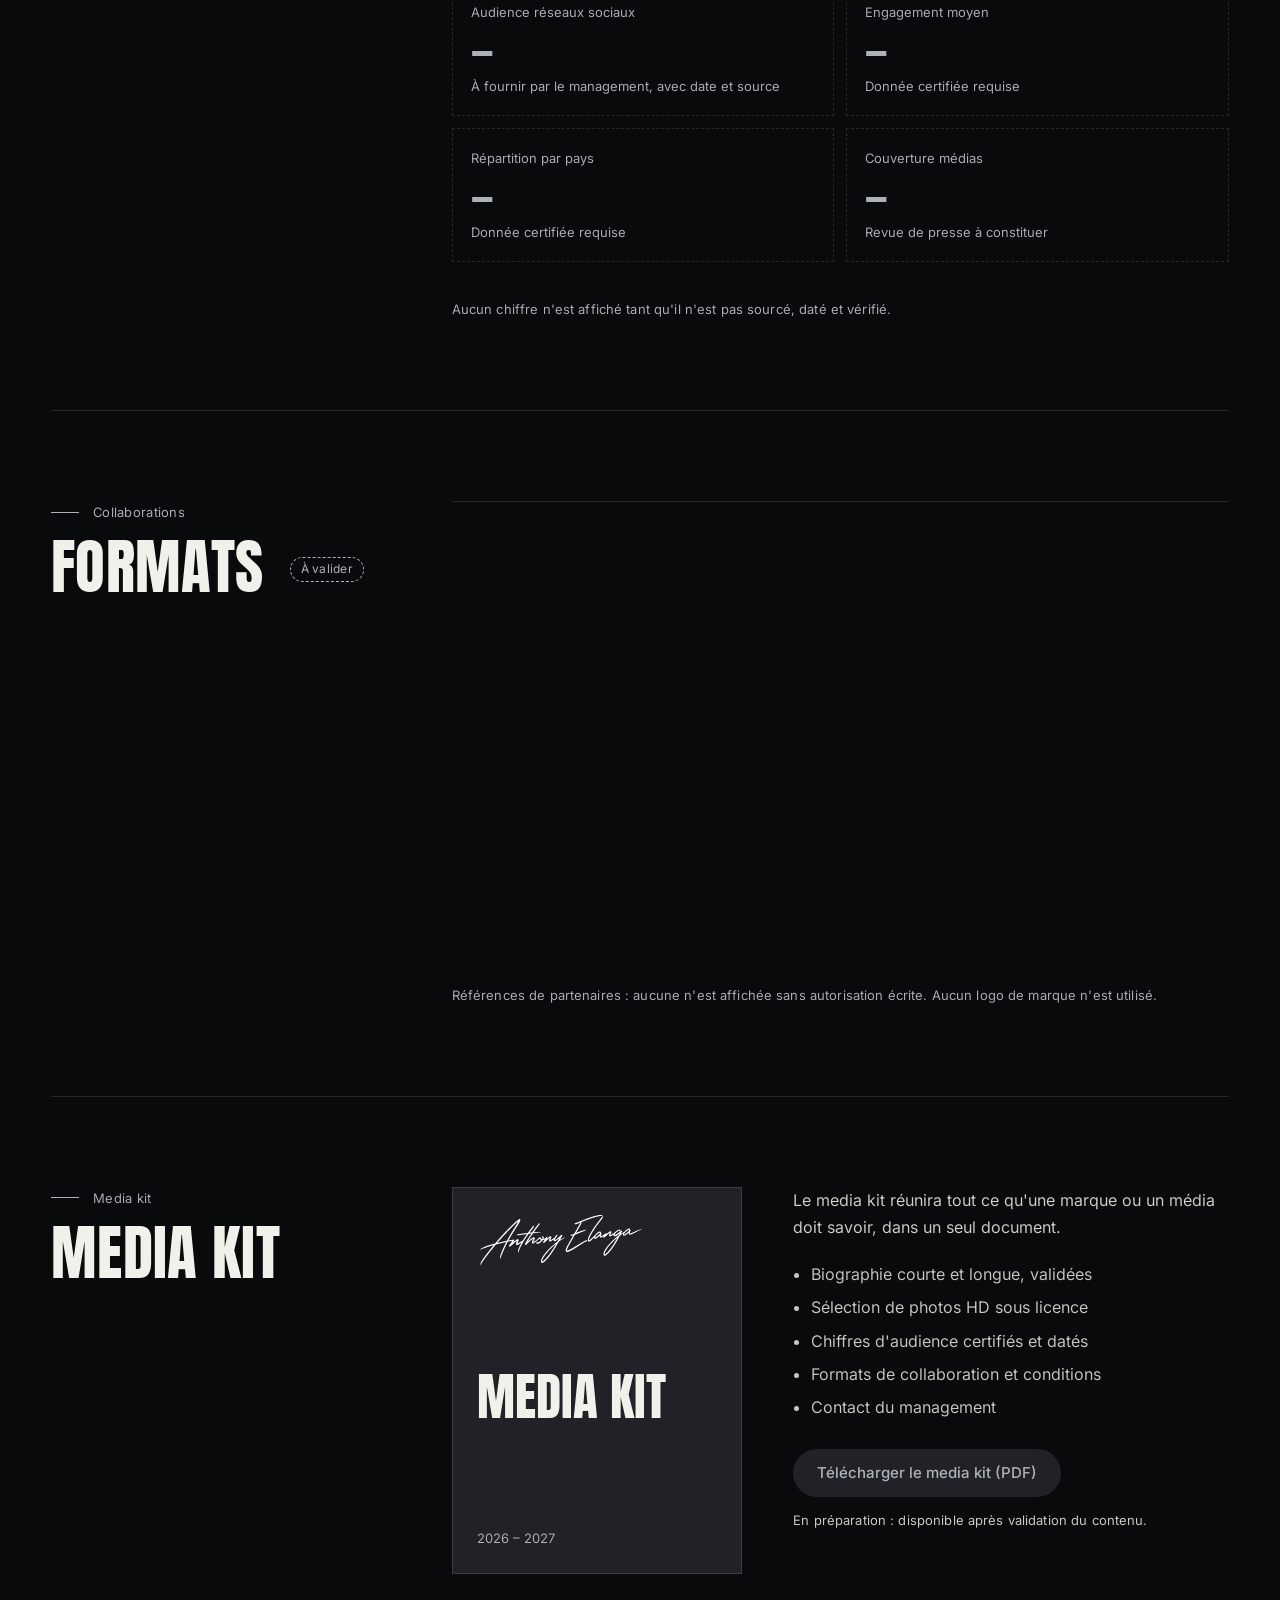
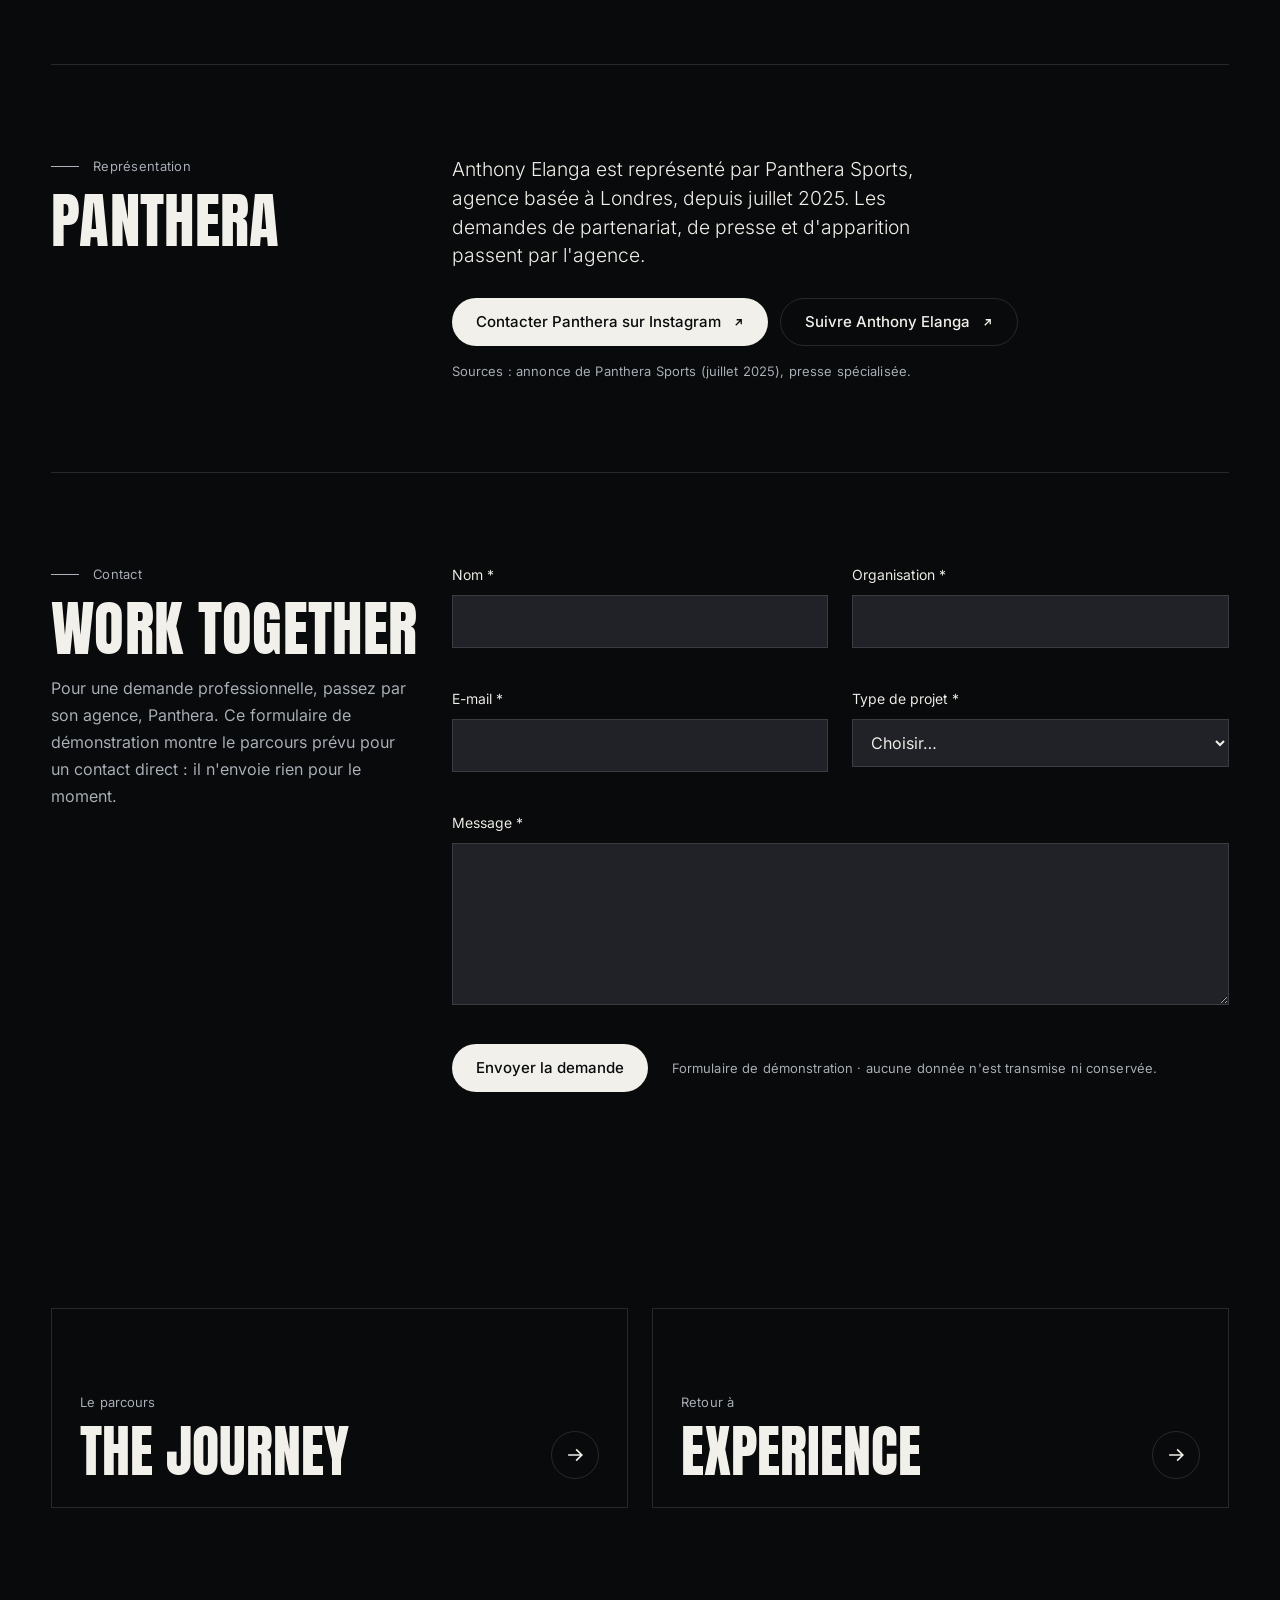
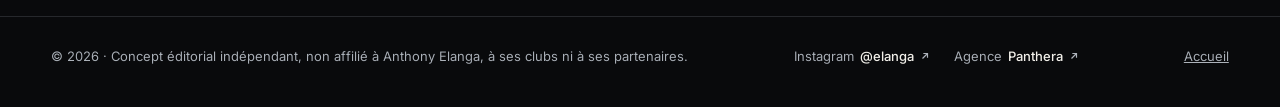
<file: partnerships.html>
<!DOCTYPE html>
<html lang="fr">
<head>
<meta charset="utf-8">
<meta name="viewport" content="width=device-width, initial-scale=1">
<title>Partnerships — Anthony Elanga (concept éditorial)</title>
<meta name="description" content="Positionnement, formats de collaboration et media kit (démonstration). Concept éditorial indépendant.">
<meta name="theme-color" content="#090A0C">
<link rel="preload" href="fonts/anton-latin.woff2" as="font" type="font/woff2" crossorigin>
<link rel="preload" href="fonts/inter-latin.woff2" as="font" type="font/woff2" crossorigin>
<link rel="stylesheet" href="css/tokens.css">
<link rel="stylesheet" href="css/base.css">
<link rel="stylesheet" href="css/experience.css">
<link rel="stylesheet" href="css/home.css">
<link rel="stylesheet" href="css/pages.css">
<script>
  (function () {
    var d = document.documentElement; d.classList.add('js');
    
  })();
</script>
</head>
<body class="page-partners">
<a class="skip-link" href="#main">Aller au contenu</a>

<!-- ===== Header ===== -->
<header class="site-header">
  <a class="brand" href="index.html" aria-label="Anthony Elanga, accueil">
    <img src="assets/signature-blanc.svg" width="1978" height="660" alt="">
  </a>
  <div class="header-actions">
    <nav class="header-nav" aria-label="Navigation principale">
      <a href="journey.html">Journey</a>
      <a href="person.html">Person</a>
      <a href="motion.html">Motion</a>
      <a href="partnerships.html" aria-current="page">Partnerships</a>
    </nav>
    <button class="header-film" type="button" data-open-film>Le film</button>
    <button class="menu-btn" id="menu-btn" type="button" aria-expanded="false" aria-controls="menu">
      <span class="label">Menu</span><span class="bars" aria-hidden="true"></span>
    </button>
  </div>
  <div class="progress" aria-hidden="true"></div>
</header>

<!-- ===== Menu overlay ===== -->
<nav class="menu" id="menu" aria-label="Menu" inert>
  <div class="wrap">
    <ul>
      <li><a href="index.html">Experience</a></li>
      <li><a href="journey.html">The Journey</a></li>
      <li><a href="person.html">The Person</a></li>
      <li><a href="motion.html">The Motion</a></li>
      <li><a href="partnerships.html" aria-current="page">Partnerships</a></li>
    </ul>
    <div class="menu-foot"><nav class="social" aria-label="Réseaux et agence"><a href="https://www.instagram.com/elanga/" target="_blank" rel="noopener noreferrer">Instagram <b>@elanga</b><span class="sr-only"> (nouvel onglet)</span><svg class="ext" viewBox="0 0 12 12" aria-hidden="true"><path d="M3 9l6-6M4 3h5v5"/></svg></a><a href="https://www.instagram.com/panthera/" target="_blank" rel="noopener noreferrer">Agence <b>Panthera</b><span class="sr-only"> (nouvel onglet)</span><svg class="ext" viewBox="0 0 12 12" aria-hidden="true"><path d="M3 9l6-6M4 3h5v5"/></svg></a></nav><p>Concept éditorial indépendant. Always forward.</p></div>
  </div>
</nav>

<main id="main" class="page">
  <div class="wrap">
    <header class="page-head">
      <p class="section-label">Partnerships</p>
      <h1 class="display reveal"><span class="ln"><span>Built to</span></span><span class="ln"><span>move forward.</span></span></h1>
      <p class="page-lede">Un athlète international qui construit sa propre marque, à la croisée de la performance, du mouvement et de l'élégance.</p>
      <p class="demo-note" role="note">Page de démonstration. Les chiffres, formats et contacts seront complétés et validés avec Anthony Elanga ou ses représentants avant toute publication.</p>
    </header>

    <section class="pt-sec" aria-labelledby="pt-pillars">
      <div class="pt-head"><p class="section-label">Positionnement</p><h2 class="display" id="pt-pillars">Three pillars</h2></div>
      <div class="pillars3">
        <article class="pillar fade"><span class="k">01</span><h3 class="display">Luxury</h3><p>Précision, retenue, exigence du détail. Une image sobre et maîtrisée, loin du bruit.</p></article>
        <article class="pillar fade"><span class="k">02</span><h3 class="display">Motion</h3><p>Vitesse, agilité, impact. Le mouvement comme langage, sur le terrain et en dehors.</p></article>
        <article class="pillar fade"><span class="k">03</span><h3 class="display">Identity</h3><p>Des racines à Malmö, une famille de footballeurs, un parcours entre trois pays.</p></article>
      </div>
    </section>

    <section class="pt-sec" aria-labelledby="pt-facts">
      <div class="pt-head"><p class="section-label">Repères</p><h2 class="display" id="pt-facts">At a glance</h2></div>
      <div class="facts">
        <div class="fact-row"><span class="slot-label">Poste</span><span>Ailier</span></div>
        <div class="fact-row"><span class="slot-label">Sélection</span><span>Suède, depuis mars 2022</span></div>
        <div class="fact-row"><span class="slot-label">Clubs</span><span>Manchester United, Nottingham Forest, Newcastle United</span></div>
        <div class="fact-row"><span class="slot-label">Grandes compétitions</span><span>Premier League, Ligue des champions, Coupe du monde 2026</span></div>
      </div>
      <p class="meta pt-src">Source : portrait biographique fourni (novembre 2026), à vérifier.</p>
      <h3 class="pt-sub">Audience et chiffres <span class="todo">À valider</span></h3>
      <div class="slots">
        <div class="slot"><span class="slot-label">Audience réseaux sociaux</span><span class="slot-value" aria-label="Donnée non renseignée">—</span><span class="slot-note">À fournir par le management, avec date et source</span></div>
        <div class="slot"><span class="slot-label">Engagement moyen</span><span class="slot-value" aria-label="Donnée non renseignée">—</span><span class="slot-note">Donnée certifiée requise</span></div>
        <div class="slot"><span class="slot-label">Répartition par pays</span><span class="slot-value" aria-label="Donnée non renseignée">—</span><span class="slot-note">Donnée certifiée requise</span></div>
        <div class="slot"><span class="slot-label">Couverture médias</span><span class="slot-value" aria-label="Donnée non renseignée">—</span><span class="slot-note">Revue de presse à constituer</span></div>
      </div>
      <p class="meta pt-src">Aucun chiffre n'est affiché tant qu'il n'est pas sourcé, daté et vérifié.</p>
    </section>

    <section class="pt-sec" aria-labelledby="pt-formats">
      <div class="pt-head"><p class="section-label">Collaborations</p><h2 class="display" id="pt-formats">Formats <span class="todo">À valider</span></h2></div>
      <ol class="formats">
        <li class="fade"><strong class="display">Ambassadeur</strong><p>Partenariat de marque sur la durée, construit autour des trois piliers.</p></li>
        <li class="fade"><strong class="display">Campagnes</strong><p>Contenus éditoriaux, photo et vidéo, dans la direction artistique The Elanga Experience.</p></li>
        <li class="fade"><strong class="display">Événements</strong><p>Apparitions, lancements, rencontres, selon le calendrier sportif.</p></li>
        <li class="fade"><strong class="display">Communauté</strong><p>Projets liés à la jeunesse et au football de formation, à définir.</p></li>
      </ol>
      <p class="meta pt-src">Références de partenaires : aucune n'est affichée sans autorisation écrite. Aucun logo de marque n'est utilisé.</p>
    </section>

    <section class="pt-sec kit-sec" aria-labelledby="pt-kit">
      <div class="pt-head"><p class="section-label">Media kit</p><h2 class="display" id="pt-kit">Media kit</h2></div>
      <div class="kit">
        <div class="kit-cover" aria-hidden="true"><img class="kit-sig" src="assets/signature-blanc.svg" width="1978" height="660" alt=""><strong>Media kit</strong><span>2026 – 2027</span></div>
        <div class="kit-body">
          <p>Le media kit réunira tout ce qu'une marque ou un média doit savoir, dans un seul document.</p>
          <ul class="kit-list">
            <li>Biographie courte et longue, validées</li>
            <li>Sélection de photos HD sous licence</li>
            <li>Chiffres d'audience certifiés et datés</li>
            <li>Formats de collaboration et conditions</li>
            <li>Contact du management</li>
          </ul>
          <button class="btn btn-primary" type="button" disabled aria-describedby="kit-state">Télécharger le media kit (PDF)</button>
          <p class="meta" id="kit-state">En préparation : disponible après validation du contenu.</p>
        </div>
      </div>
    </section>

    <section class="pt-sec" id="representation" aria-labelledby="pt-rep">
      <div class="pt-head"><p class="section-label">Représentation</p><h2 class="display" id="pt-rep">Panthera</h2></div>
      <div class="rep">
        <p class="rep-lede">Anthony Elanga est représenté par Panthera Sports, agence basée à Londres, depuis juillet 2025. Les demandes de partenariat, de presse et d'apparition passent par l'agence.</p>
        <div class="rep-actions">
          <a class="btn btn-primary" href="https://www.instagram.com/panthera/" target="_blank" rel="noopener noreferrer">Contacter Panthera sur Instagram<span class="sr-only"> (nouvel onglet)</span><svg class="ext" viewBox="0 0 12 12" aria-hidden="true"><path d="M3 9l6-6M4 3h5v5"/></svg></a>
          <a class="btn btn-line" href="https://www.instagram.com/elanga/" target="_blank" rel="noopener noreferrer">Suivre Anthony Elanga<span class="sr-only"> (nouvel onglet)</span><svg class="ext" viewBox="0 0 12 12" aria-hidden="true"><path d="M3 9l6-6M4 3h5v5"/></svg></a>
        </div>
        <p class="meta">Sources : annonce de Panthera Sports (juillet 2025), presse spécialisée.</p>
      </div>
    </section>

    <section class="pt-sec" id="contact" aria-labelledby="pt-contact">
      <div class="pt-head"><p class="section-label">Contact</p><h2 class="display" id="pt-contact">Work together</h2>
        <p class="pt-lede">Pour une demande professionnelle, passez par son agence, Panthera. Ce formulaire de démonstration montre le parcours prévu pour un contact direct : il n'envoie rien pour le moment.</p></div>
      <form class="pt-form" data-demo-form novalidate>
        <div class="field"><label for="nom">Nom <span aria-hidden="true">*</span></label><input id="nom" name="nom" type="text" required aria-required="true" aria-describedby="nom-err" autocomplete="name"><span class="err" id="nom-err"></span></div>
        <div class="field"><label for="organisation">Organisation <span aria-hidden="true">*</span></label><input id="organisation" name="organisation" type="text" required aria-required="true" aria-describedby="organisation-err" autocomplete="organization"><span class="err" id="organisation-err"></span></div>
        <div class="field"><label for="email">E-mail <span aria-hidden="true">*</span></label><input id="email" name="email" type="email" required aria-required="true" aria-describedby="email-err" autocomplete="email"><span class="err" id="email-err"></span></div>
        <div class="field"><label for="projet">Type de projet <span aria-hidden="true">*</span></label><select id="projet" name="projet" required aria-required="true" aria-describedby="projet-err"><option value="">Choisir…</option><option>Partenariat de marque</option><option>Campagne ou contenu</option><option>Événement ou apparition</option><option>Presse ou interview</option><option>Autre</option></select><span class="err" id="projet-err"></span></div>
        <div class="field"><label for="message">Message <span aria-hidden="true">*</span></label><textarea id="message" name="message" rows="5" required aria-required="true" aria-describedby="message-err"></textarea><span class="err" id="message-err"></span></div>
        <div class="form-foot">
          <button class="btn btn-primary" type="submit">Envoyer la demande</button>
          <p class="meta">Formulaire de démonstration · aucune donnée n'est transmise ni conservée.</p>
        </div>
        <p class="form-status" role="status" aria-live="polite"></p>
      </form>
    </section>

    <div class="next-pages">
      <a class="next-card" href="journey.html"><span><span class="meta">Le parcours</span><strong>The Journey</strong></span><span class="go"><svg viewBox="0 0 14 14" aria-hidden="true"><path d="M1 7h12M8 2l5 5-5 5"/></svg></span></a>
      <a class="next-card" href="index.html"><span><span class="meta">Retour à</span><strong>Experience</strong></span><span class="go"><svg viewBox="0 0 14 14" aria-hidden="true"><path d="M1 7h12M8 2l5 5-5 5"/></svg></span></a>
    </div>
  </div>
</main>

<footer class="site-footer">
  <div class="wrap">
    <span>© 2026 · Concept éditorial indépendant, non affilié à Anthony Elanga, à ses clubs ni à ses partenaires.</span>
    <nav class="social" aria-label="Réseaux et agence"><a href="https://www.instagram.com/elanga/" target="_blank" rel="noopener noreferrer">Instagram <b>@elanga</b><span class="sr-only"> (nouvel onglet)</span><svg class="ext" viewBox="0 0 12 12" aria-hidden="true"><path d="M3 9l6-6M4 3h5v5"/></svg></a><a href="https://www.instagram.com/panthera/" target="_blank" rel="noopener noreferrer">Agence <b>Panthera</b><span class="sr-only"> (nouvel onglet)</span><svg class="ext" viewBox="0 0 12 12" aria-hidden="true"><path d="M3 9l6-6M4 3h5v5"/></svg></a></nav>
    <a href="index.html">Accueil</a>
  </div>
</footer>

<!-- ===== Film dialog ===== -->
<dialog class="film-dialog" id="film" aria-labelledby="film-title">
  <div class="film-inner">
    <div class="film-head">
      <h2 id="film-title">Le film · Manchester United, 2014 – 2023</h2>
      <button class="film-close" type="button" aria-label="Fermer le film">
        <svg viewBox="0 0 14 14" aria-hidden="true"><path d="M1 1l12 12M13 1L1 13"/></svg>
      </button>
    </div>
    <div class="film-screen">
      <video data-src="media/elanga-manchester.mp4" poster="media/poster.jpg" controls playsinline loop preload="none"></video>
      <p class="film-error" hidden>La vidéo n'a pas pu être chargée.</p>
    </div>
    <div class="film-foot">
      <span class="meta">Lecture sans son par défaut</span>
      <button class="sound-btn" type="button" aria-pressed="false"><span>Activer le son</span></button>
    </div>
  </div>
</dialog>

<div class="grain" aria-hidden="true"></div>

<script src="data/signature.js"></script>
<script src="js/signature.js"></script>
<script src="js/main.js"></script>
</body>
</html>
</file>
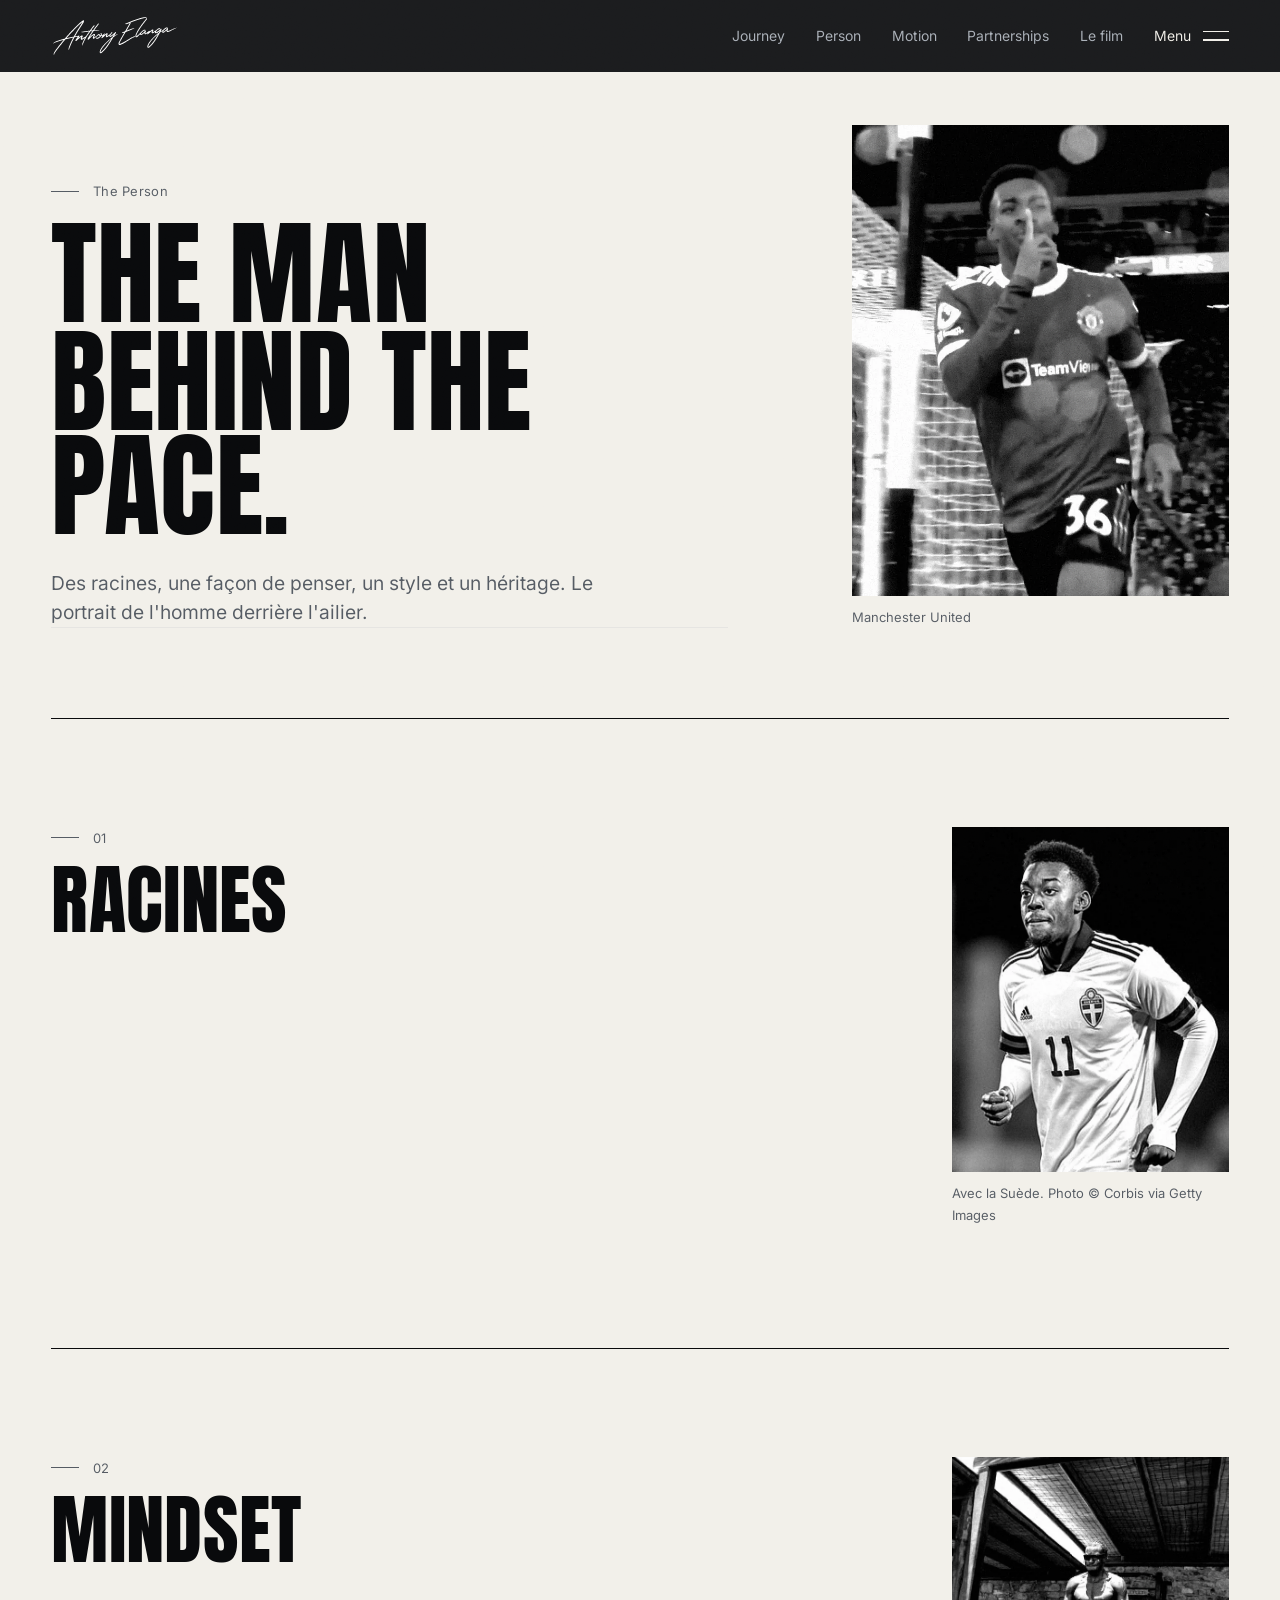
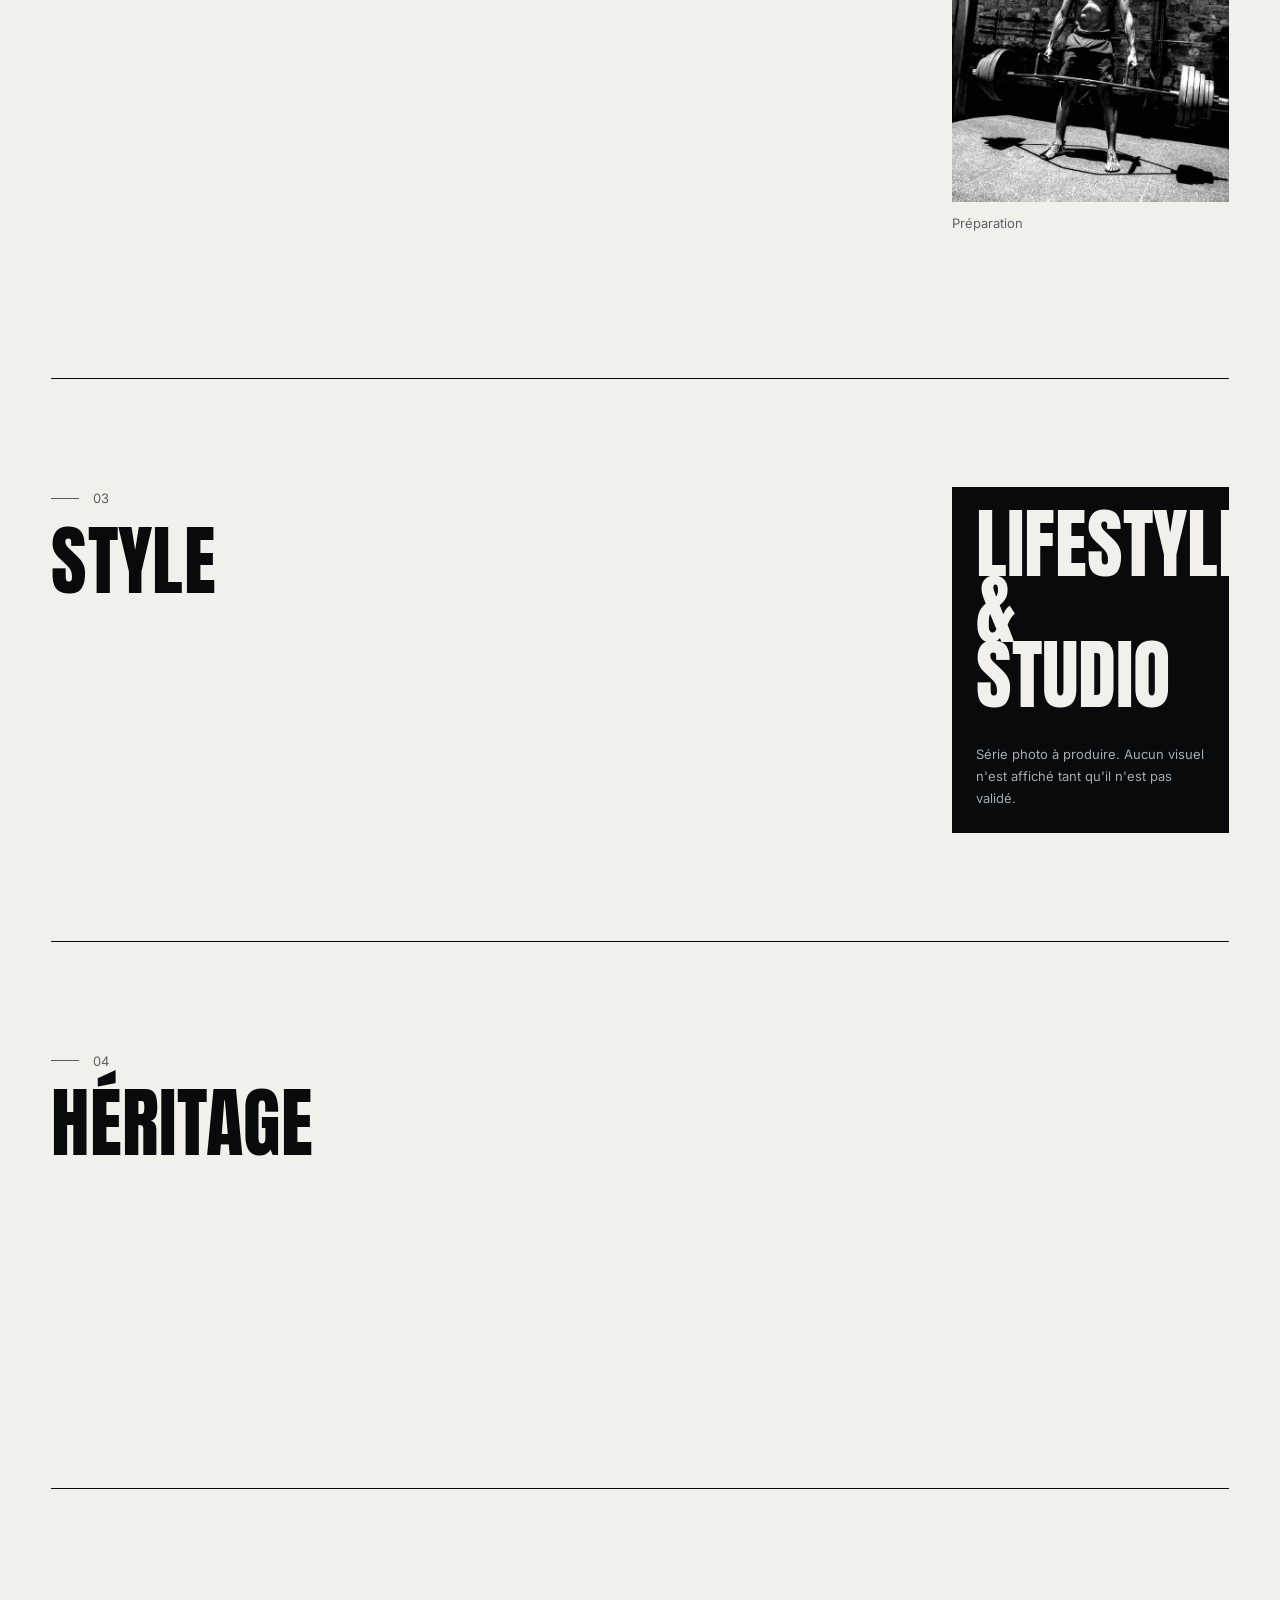
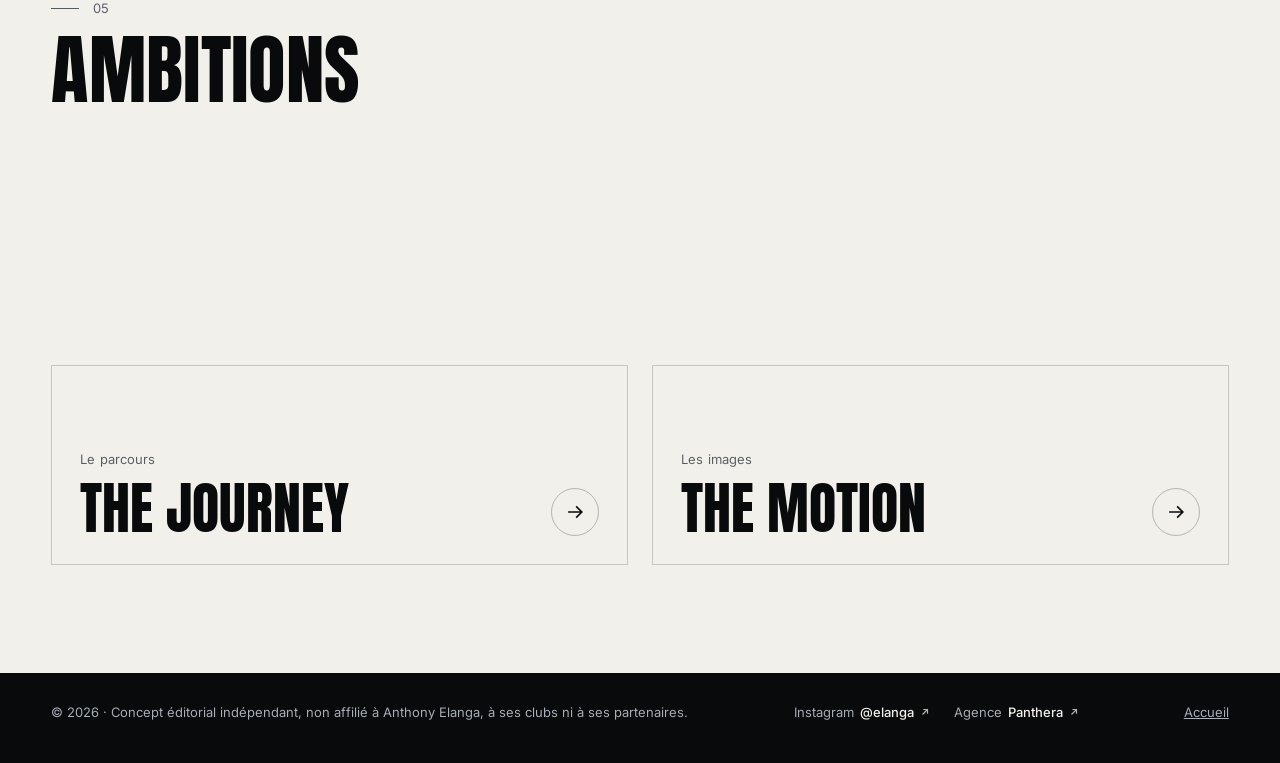
<file: person.html>
<!DOCTYPE html>
<html lang="fr">
<head>
<meta charset="utf-8">
<meta name="viewport" content="width=device-width, initial-scale=1">
<title>The Person — Anthony Elanga (concept éditorial)</title>
<meta name="description" content="Racines, mindset, style et héritage : l'homme derrière l'ailier. Concept éditorial indépendant.">
<meta name="theme-color" content="#090A0C">
<link rel="preload" href="fonts/anton-latin.woff2" as="font" type="font/woff2" crossorigin>
<link rel="preload" href="fonts/inter-latin.woff2" as="font" type="font/woff2" crossorigin>
<link rel="stylesheet" href="css/tokens.css">
<link rel="stylesheet" href="css/base.css">
<link rel="stylesheet" href="css/experience.css">
<link rel="stylesheet" href="css/home.css">
<link rel="stylesheet" href="css/pages.css">
<script>
  (function () {
    var d = document.documentElement; d.classList.add('js');
    
  })();
</script>
</head>
<body class="page-person">
<a class="skip-link" href="#main">Aller au contenu</a>

<!-- ===== Header ===== -->
<header class="site-header">
  <a class="brand" href="index.html" aria-label="Anthony Elanga, accueil">
    <img src="assets/signature-blanc.svg" width="1978" height="660" alt="">
  </a>
  <div class="header-actions">
    <nav class="header-nav" aria-label="Navigation principale">
      <a href="journey.html">Journey</a>
      <a href="person.html" aria-current="page">Person</a>
      <a href="motion.html">Motion</a>
      <a href="partnerships.html">Partnerships</a>
    </nav>
    <button class="header-film" type="button" data-open-film>Le film</button>
    <button class="menu-btn" id="menu-btn" type="button" aria-expanded="false" aria-controls="menu">
      <span class="label">Menu</span><span class="bars" aria-hidden="true"></span>
    </button>
  </div>
  <div class="progress" aria-hidden="true"></div>
</header>

<!-- ===== Menu overlay ===== -->
<nav class="menu" id="menu" aria-label="Menu" inert>
  <div class="wrap">
    <ul>
      <li><a href="index.html">Experience</a></li>
      <li><a href="journey.html">The Journey</a></li>
      <li><a href="person.html" aria-current="page">The Person</a></li>
      <li><a href="motion.html">The Motion</a></li>
      <li><a href="partnerships.html">Partnerships</a></li>
    </ul>
    <div class="menu-foot"><nav class="social" aria-label="Réseaux et agence"><a href="https://www.instagram.com/elanga/" target="_blank" rel="noopener noreferrer">Instagram <b>@elanga</b><span class="sr-only"> (nouvel onglet)</span><svg class="ext" viewBox="0 0 12 12" aria-hidden="true"><path d="M3 9l6-6M4 3h5v5"/></svg></a><a href="https://www.instagram.com/panthera/" target="_blank" rel="noopener noreferrer">Agence <b>Panthera</b><span class="sr-only"> (nouvel onglet)</span><svg class="ext" viewBox="0 0 12 12" aria-hidden="true"><path d="M3 9l6-6M4 3h5v5"/></svg></a></nav><p>Concept éditorial indépendant. Always forward.</p></div>
  </div>
</nav>

<main id="main" class="page">
  <div class="wrap">
    <div class="p-hero">
      <header class="page-head">
        <p class="section-label">The Person</p>
        <h1 class="display reveal"><span class="ln"><span>The man</span></span><span class="ln"><span>behind the pace.</span></span></h1>
        <p class="page-lede">Des racines, une façon de penser, un style et un héritage. Le portrait de l'homme derrière l'ailier.</p>
      </header>
      <figure class="fig portrait"><div class="frame"><picture><source type="image/webp" srcset="media/bw-portrait.webp"><img src="media/bw-portrait.jpg" width="720" height="900" alt="Anthony Elanga, doigt sur les lèvres, après un but" loading="lazy" decoding="async"></picture></div><figcaption>Manchester United</figcaption></figure>
    </div>

    <section class="p-sec" id="racines" aria-labelledby="p1">
      <div class="p-head"><p class="section-label">01</p><h2 class="display" id="p1">Racines</h2></div>
      <div class="p-text fade">
        <p>Anthony grandit à Malmö, dans une famille où le football de haut niveau est un métier. Son père, Joseph Elanga, ancien défenseur international camerounais, a disputé la Coupe du monde 1998 et joué au Malmö FF.</p>
        <p>Sa mère, Daniella, et son père lui transmettent des valeurs auxquelles il reste attaché : le respect, le travail, l'humilité et la constance. Enfant, il observe les professionnels, étudie Thierry Henry et croise même Zlatan Ibrahimović, coéquipier de son père.</p>
        <p class="moment">Un enfant de Malmö qui voit de près ce qu'exige le haut niveau.</p>
      </div>
      <figure class="fig portrait"><div class="frame"><picture><source type="image/webp" srcset="media/photo-01.webp"><img src="media/photo-01.jpg" width="640" height="800" alt="Anthony Elanga sous le maillot de la Suède" loading="lazy" decoding="async"></picture></div><figcaption>Avec la Suède. Photo © Corbis via Getty Images</figcaption></figure>
    </section>

    <section class="p-sec" id="mindset" aria-labelledby="p2">
      <div class="p-head"><p class="section-label">02</p><h2 class="display" id="p2">Mindset</h2></div>
      <div class="p-text fade">
        <p>À l'été 2026, il résume ce qu'il a appris : ne pas rester prisonnier de ses erreurs, ni s'attarder sur ses réussites. Progresser chaque jour et se concentrer sur ce qui peut être maîtrisé.</p>
        <p>Il insiste sur le mental : la différence entre un bon joueur et un joueur d'élite tient à la capacité de réagir aux difficultés, de prendre les bonnes décisions et de garder confiance. Il lit et étudie les meilleurs sportifs pour comprendre leurs méthodes.</p>
        <p class="moment">Des séances à quatre heures du matin avant les déplacements européens, à 18 ans.</p>
      </div>
      <figure class="fig portrait"><div class="frame"><picture><source type="image/webp" srcset="media/photo-07.webp"><img src="media/photo-07.jpg" width="627" height="783" alt="Anthony Elanga à l'entraînement, soulevé de terre en plein air" loading="lazy" decoding="async"></picture></div><figcaption>Préparation</figcaption></figure>
    </section>

    <section class="p-sec" id="style" aria-labelledby="p3">
      <div class="p-head"><p class="section-label">03</p><h2 class="display" id="p3">Style</h2></div>
      <div class="p-text fade">
        <p>Direct, précis, sans effet inutile : une manière d'être qui ressemble à son jeu.</p>
        <p>Ce chapitre accueillera une série lifestyle et studio, réalisée avec son accord.</p>
      </div>
      <div class="style-panel" role="note"><strong>Lifestyle<br>&amp; studio</strong><span>Série photo à produire. Aucun visuel n'est affiché tant qu'il n'est pas validé.</span></div>
    </section>

    <section class="p-sec wide" id="heritage" aria-labelledby="p4">
      <div class="p-head"><p class="section-label">04</p><h2 class="display" id="p4">Héritage</h2></div>
      <div class="p-text fade">
        <p>Né en Suède d'un père camerounais, formé en Angleterre, il choisit la Suède. En 2026, vingt-huit ans après son père, il dispute à son tour une Coupe du monde.</p>
        <p>En décembre 2025, il devient père d'une petite fille, Blair. Pendant la Coupe du monde, après son but contre le Japon, il l'aperçoit soulevée dans les tribunes.</p>
        <div class="gen" aria-label="Deux générations en Coupe du monde">
          <div><b>1998</b><span>Joseph Elanga · Cameroun</span></div>
          <div><b>2026</b><span>Anthony Elanga · Suède</span></div>
        </div>
      </div>
    </section>

    <section class="p-sec wide" id="ambitions" aria-labelledby="p5">
      <div class="p-head"><p class="section-label">05</p><h2 class="display" id="p5">Ambitions</h2></div>
      <div class="p-text fade">
        <p>Gagner en régularité. Franchir le cap qui sépare un bon joueur d'un joueur d'élite. Pour la saison 2026-2027, il porte le numéro 19, dont il garde la signification pour lui.</p>
        <p class="moment">À 24 ans, il sait que son histoire est encore en train de s'écrire.</p>
      </div>
    </section>

    <div class="next-pages">
      <a class="next-card" href="journey.html"><span><span class="meta">Le parcours</span><strong>The Journey</strong></span><span class="go"><svg viewBox="0 0 14 14" aria-hidden="true"><path d="M1 7h12M8 2l5 5-5 5"/></svg></span></a>
      <a class="next-card" href="motion.html"><span><span class="meta">Les images</span><strong>The Motion</strong></span><span class="go"><svg viewBox="0 0 14 14" aria-hidden="true"><path d="M1 7h12M8 2l5 5-5 5"/></svg></span></a>
    </div>
  </div>
</main>

<footer class="site-footer">
  <div class="wrap">
    <span>© 2026 · Concept éditorial indépendant, non affilié à Anthony Elanga, à ses clubs ni à ses partenaires.</span>
    <nav class="social" aria-label="Réseaux et agence"><a href="https://www.instagram.com/elanga/" target="_blank" rel="noopener noreferrer">Instagram <b>@elanga</b><span class="sr-only"> (nouvel onglet)</span><svg class="ext" viewBox="0 0 12 12" aria-hidden="true"><path d="M3 9l6-6M4 3h5v5"/></svg></a><a href="https://www.instagram.com/panthera/" target="_blank" rel="noopener noreferrer">Agence <b>Panthera</b><span class="sr-only"> (nouvel onglet)</span><svg class="ext" viewBox="0 0 12 12" aria-hidden="true"><path d="M3 9l6-6M4 3h5v5"/></svg></a></nav>
    <a href="index.html">Accueil</a>
  </div>
</footer>

<!-- ===== Film dialog ===== -->
<dialog class="film-dialog" id="film" aria-labelledby="film-title">
  <div class="film-inner">
    <div class="film-head">
      <h2 id="film-title">Le film · Manchester United, 2014 – 2023</h2>
      <button class="film-close" type="button" aria-label="Fermer le film">
        <svg viewBox="0 0 14 14" aria-hidden="true"><path d="M1 1l12 12M13 1L1 13"/></svg>
      </button>
    </div>
    <div class="film-screen">
      <video data-src="media/elanga-manchester.mp4" poster="media/poster.jpg" controls playsinline loop preload="none"></video>
      <p class="film-error" hidden>La vidéo n'a pas pu être chargée.</p>
    </div>
    <div class="film-foot">
      <span class="meta">Lecture sans son par défaut</span>
      <button class="sound-btn" type="button" aria-pressed="false"><span>Activer le son</span></button>
    </div>
  </div>
</dialog>

<div class="grain" aria-hidden="true"></div>

<script src="data/signature.js"></script>
<script src="js/signature.js"></script>
<script src="js/main.js"></script>
</body>
</html>
</file>
<file: css/tokens.css>
/* ==========================================================
   THE ELANGA EXPERIENCE — design tokens
   Source : ELANGA_DESIGN_BRIEF.md (Design system)
   ========================================================== */

@font-face{
  font-family:"Anton";
  src:url("../fonts/anton-latin.woff2") format("woff2");
  font-weight:400;font-style:normal;font-display:swap;
}
@font-face{
  font-family:"Inter";
  src:url("../fonts/inter-latin.woff2") format("woff2");
  font-weight:100 900;font-style:normal;font-display:swap;
}
@font-face{
  font-family:"Inter";
  src:url("../fonts/inter-latin-italic.woff2") format("woff2");
  font-weight:100 900;font-style:italic;font-display:swap;
}

:root{
  /* Colour — 80 % dark, Volt ≈ 5 % */
  --obsidian:#090A0C;     /* background */
  --carbon:#202228;       /* surfaces */
  --bone:#F2F0EA;         /* primary text, light sections */
  --titanium:#ACB2BA;     /* muted text, details */
  --volt:#B8FF36;         /* interactive states, progress, fine rules */
  --hair:rgba(172,178,186,.18);
  --scrim:rgba(9,10,12,.94);

  /* Type */
  --font-display:"Anton","Impact","Arial Narrow",sans-serif;
  --font-body:"Inter",system-ui,-apple-system,"Segoe UI",sans-serif;
  --fs-hero:clamp(56px,min(10vw,17vh),160px);   /* brief : desktop 90–160, mobile 44–72 */
  --fs-h2:clamp(48px,6.4vw,112px);
  --fs-h3:clamp(40px,4.6vw,80px);
  --fs-lede:clamp(18px,1.5vw,22px);
  --fs-body:16px;
  --fs-small:13px;

  /* Layout — 12 columns, max ≈ 1440 */
  --max:1440px;
  --pad:clamp(20px,4vw,64px);
  --gutter:24px;
  --header-h:72px;

  /* Motion — 300–700 ms */
  --t-fast:300ms;
  --t-med:500ms;
  --t-slow:700ms;
  --ease:cubic-bezier(.7,0,.2,1);
  --ease-out:cubic-bezier(.2,.7,.2,1);
}
</file>
<file: css/base.css>
/* ==========================================================
   Base : reset, grid, utilities
   ========================================================== */
*,*::before,*::after{box-sizing:border-box;margin:0;padding:0}
html{background:var(--obsidian);color:var(--bone);scroll-behavior:smooth;-webkit-text-size-adjust:100%}
body{font-family:var(--font-body);font-size:var(--fs-body);line-height:1.7;font-weight:380;
  -webkit-font-smoothing:antialiased;text-rendering:optimizeLegibility}
img,video,svg{display:block;max-width:100%}
a{color:inherit}
button{font:inherit;color:inherit;background:none;border:0;cursor:pointer}
:focus-visible{outline:2px solid var(--volt);outline-offset:4px}
::selection{background:var(--volt);color:var(--obsidian)}

/* While the intro plays, the page underneath does not scroll */
html.intro-on body{overflow:hidden}

.wrap{max-width:var(--max);margin:0 auto;padding:0 var(--pad)}
.grid{display:grid;grid-template-columns:repeat(12,minmax(0,1fr));gap:var(--gutter)}

.display{font-family:var(--font-display);font-weight:400;text-transform:uppercase;line-height:.9;letter-spacing:.005em}
.meta{font-size:var(--fs-small);color:var(--titanium);letter-spacing:.01em}

.sr-only{position:absolute!important;width:1px;height:1px;padding:0;margin:-1px;overflow:hidden;clip:rect(0,0,0,0);white-space:nowrap;border:0}
.skip-link{position:fixed;left:var(--pad);top:12px;z-index:100;padding:10px 14px;background:var(--volt);color:var(--obsidian);
  font-weight:600;transform:translateY(-200%);transition:transform var(--t-fast) var(--ease)}
.skip-link:focus{transform:none}
[hidden]{display:none!important}

.grain{position:fixed;inset:0;z-index:90;pointer-events:none;opacity:.05;mix-blend-mode:overlay;
  background-image:url("data:image/svg+xml;utf8,<svg xmlns='http://www.w3.org/2000/svg' width='180' height='180'><filter id='n'><feTurbulence type='fractalNoise' baseFrequency='.85' numOctaves='2' stitchTiles='stitch'/></filter><rect width='100%' height='100%' filter='url(%23n)'/></svg>")}

@media (prefers-reduced-motion:reduce){
  html{scroll-behavior:auto}
  *,*::before,*::after{animation-duration:.01ms!important;animation-iteration-count:1!important;transition-duration:.01ms!important}
}
</file>
<file: css/experience.css>
/* ==========================================================
   M1 — Intro, header, menu, cinematic hero, film dialog
   ========================================================== */

/* ---------- Intro : the signature writes itself ---------- */
.intro{position:fixed;inset:0;z-index:80;display:none;place-items:center;background:var(--obsidian);
  transition:background-color var(--t-med) ease}
html.intro-on .intro{display:grid}
.intro::before{content:"";position:absolute;inset:-20%;pointer-events:none;
  background:radial-gradient(50% 40% at 50% 50%,rgba(242,240,234,.06),transparent 70%);transition:opacity var(--t-med)}
.intro-stack{display:flex;flex-direction:column;align-items:center;gap:clamp(14px,3.2vh,36px)}
.intro-sig{position:relative;width:min(80vw,1040px);transform-origin:0 0}
.intro-brand{width:min(60vw,520px);transition:opacity 400ms ease}
.intro.leaving .intro-brand{opacity:0}
/* the header logo stays hidden until the flying signature lands on it */
html.intro-on .brand{opacity:0}
.intro-skip{position:absolute;right:var(--pad);bottom:28px;padding:8px 0;font-size:var(--fs-small);color:var(--titanium);
  transition:color var(--t-fast)}
.intro-skip:hover{color:var(--bone)}
.intro.leaving{background-color:transparent}
.intro.leaving::before,.intro.leaving .intro-skip{opacity:0}
.intro-sig.fly{transition:transform 800ms var(--ease)}

.sig-svg{width:100%;height:auto;overflow:visible}
.sig-svg .strokes path{fill:none;stroke:#fff;stroke-linecap:round;stroke-linejoin:round;opacity:0}
.sig-svg .crisp{opacity:0;transition:opacity 400ms ease}
.sig-svg.written .crisp{opacity:1}

/* ---------- Header ---------- */
.site-header{position:fixed;inset:0 0 auto;z-index:50;height:var(--header-h);
  display:flex;align-items:center;justify-content:space-between;padding:0 var(--pad);
  background:linear-gradient(rgba(9,10,12,.82),rgba(9,10,12,0));transition:background-color var(--t-med)}
.brand{display:block;width:128px}
.brand img{width:100%;height:auto}
.header-actions{display:flex;align-items:center;gap:clamp(16px,2.4vw,36px);font-size:14px}
.header-nav{display:flex;gap:clamp(16px,2.4vw,36px)}
.header-nav a,.header-film{text-decoration:none;color:var(--titanium);transition:color var(--t-fast)}
.header-nav a:hover,.header-film:hover{color:var(--bone)}
.menu-btn{display:flex;align-items:center;gap:12px;padding:8px 0;color:var(--bone)}
.menu-btn .bars{position:relative;width:26px;height:10px}
.menu-btn .bars::before,.menu-btn .bars::after{content:"";position:absolute;left:0;right:0;height:1.5px;background:currentColor;
  transition:transform var(--t-fast) var(--ease),top var(--t-fast) var(--ease)}
.menu-btn .bars::before{top:0}
.menu-btn .bars::after{top:8.5px}
.menu-btn[aria-expanded="true"] .bars::before{top:4.25px;transform:rotate(45deg)}
.menu-btn[aria-expanded="true"] .bars::after{top:4.25px;transform:rotate(-45deg)}
.menu-btn:hover{color:var(--volt)}
.progress{position:absolute;left:0;bottom:0;width:100%;height:1px;background:var(--volt);transform-origin:0 50%;transform:scaleX(0)}

/* ---------- Menu overlay ---------- */
.menu{position:fixed;inset:0;z-index:45;background:var(--scrim);backdrop-filter:blur(6px);
  display:grid;align-items:center;opacity:0;visibility:hidden;transition:opacity var(--t-med) ease,visibility 0s linear var(--t-med)}
.menu.open{opacity:1;visibility:visible;transition:opacity var(--t-med) ease}
.menu .wrap{width:100%}
.menu ul{list-style:none}
.menu li{overflow:hidden}
.menu li > a,.menu .as-link{display:inline-block;font-family:var(--font-display);text-transform:uppercase;line-height:1.02;
  font-size:clamp(44px,7vw,104px);text-decoration:none;color:var(--bone);
  transform:translateY(105%);transition:transform var(--t-slow) var(--ease),color var(--t-fast)}
.menu.open li > a,.menu.open .as-link{transform:none}
.menu li:nth-child(2) a{transition-delay:40ms}
.menu li:nth-child(3) a{transition-delay:80ms}
.menu li:nth-child(4) .as-link{transition-delay:120ms}
.menu li:nth-child(5) a{transition-delay:160ms}
.menu li > a:hover,.menu .as-link:hover,.menu li > a:focus-visible,.menu .as-link:focus-visible{color:var(--volt)}
.menu .soon{display:inline-block;margin-left:14px;vertical-align:middle;font-family:var(--font-body);font-size:12px;
  text-transform:none;color:var(--titanium);letter-spacing:.02em}
.menu-foot{margin-top:clamp(32px,6vh,56px);color:var(--titanium);font-size:var(--fs-small)}

/* ---------- Hero ---------- */
.hero{position:relative;min-height:100svh;display:grid;grid-template-columns:minmax(0,1fr) min(50vw,calc(100svh * .8));
  background:var(--obsidian);overflow:hidden}
.hero-copy{align-self:center;padding:calc(var(--header-h) + 24px) var(--pad) 96px;
  padding-left:max(var(--pad),calc((100vw - var(--max)) / 2 + var(--pad)))}
.kicker{display:flex;align-items:center;gap:16px;font-family:var(--font-display);text-transform:uppercase;
  font-size:clamp(18px,1.6vw,26px);letter-spacing:.06em}
.kicker::before{content:"";width:40px;height:1px;background:var(--volt)}
.hero-name{margin-top:clamp(18px,3vh,32px);font-size:var(--fs-hero)}
.hero-name .line{display:block;overflow:hidden;padding:.12em 0 .02em;margin-top:-.12em}
.hero-name .line > span{display:block;transition:transform var(--t-slow) var(--ease)}
.js .hero-name .line > span{transform:translateY(105%)}
.hero-name .line + .line > span{transition-delay:90ms}
.is-ready .hero-name .line > span{transform:none}
.hero-lede{margin-top:clamp(20px,3.4vh,36px);max-width:40ch;font-size:var(--fs-lede);font-weight:300;line-height:1.5;color:var(--bone)}
.hero-ctas{margin-top:clamp(28px,4.4vh,44px);display:flex;flex-wrap:wrap;gap:14px 28px;align-items:center}
.btn{display:inline-flex;align-items:center;gap:12px;min-height:48px;padding:0 24px;border-radius:999px;
  font-size:15px;font-weight:500;text-decoration:none;transition:background-color var(--t-fast),color var(--t-fast),border-color var(--t-fast)}
.btn-primary{background:var(--bone);color:var(--obsidian)}
.btn-primary:hover{background:var(--volt)}
.btn-ghost{padding:0;color:var(--bone)}
.btn-ghost .play{display:grid;place-items:center;width:48px;height:48px;border:1px solid var(--hair);border-radius:50%;
  transition:border-color var(--t-fast),background-color var(--t-fast)}
.btn-ghost .play svg{width:12px;height:14px;margin-left:2px;fill:currentColor}
.btn-ghost:hover .play{border-color:var(--volt);background:var(--volt);color:var(--obsidian)}
.hero-copy > *:not(.hero-name){transition:opacity var(--t-slow) ease,transform var(--t-slow) var(--ease-out)}
.js .hero-copy > *:not(.hero-name){opacity:0;transform:translateY(12px)}
.js.is-ready .hero-copy > *:not(.hero-name),.is-ready .hero-copy > *:not(.hero-name){opacity:1;transform:none}
.is-ready .hero-lede{transition-delay:250ms}
.is-ready .hero-ctas{transition-delay:350ms}

.hero-media{position:relative;margin:0;overflow:hidden;background:var(--carbon)}
.hero-media img{width:100%;height:100%;object-fit:cover;object-position:50% 20%;
  transform:scale(1.05);transition:transform 1400ms var(--ease-out)}
.is-ready .hero-media img{transform:scale(1)}
.hero-media::after{content:"";position:absolute;inset:0;pointer-events:none;
  background:linear-gradient(90deg,var(--obsidian) 0,rgba(9,10,12,0) 22%),linear-gradient(0deg,rgba(9,10,12,.55),rgba(9,10,12,0) 30%)}
.hero-media figcaption{position:absolute;right:var(--pad);bottom:28px;z-index:1}

.scroll-cue{position:absolute;left:max(var(--pad),calc((100vw - var(--max)) / 2 + var(--pad)));bottom:28px;
  display:flex;align-items:center;gap:14px;text-decoration:none;transition:opacity var(--t-slow) ease 600ms}
.js .scroll-cue{opacity:0}
.is-ready .scroll-cue{opacity:1}
.scroll-cue .rail{position:relative;width:1px;height:44px;background:var(--hair);overflow:hidden}
.scroll-cue .rail::after{content:"";position:absolute;left:0;top:-40%;width:1px;height:40%;background:var(--volt);animation:cue 2.4s var(--ease) infinite}
@keyframes cue{to{top:100%}}

/* ---------- Film dialog ---------- */
.film-dialog{width:100%;height:100%;max-width:none;max-height:none;margin:0;border:0;padding:0;background:transparent;color:var(--bone)}
.film-dialog::backdrop{background:var(--scrim)}
.film-dialog[open]{display:grid;place-items:center;animation:fade var(--t-med) ease}
@keyframes fade{from{opacity:0}}
.film-inner{width:min(92vw,calc(78svh * .8));}
.film-head{display:flex;justify-content:space-between;align-items:center;gap:16px;margin-bottom:14px}
.film-head h2{font-family:var(--font-display);text-transform:uppercase;font-weight:400;font-size:24px;letter-spacing:.03em}
.film-close{display:grid;place-items:center;width:44px;height:44px;border:1px solid var(--hair);border-radius:50%;transition:border-color var(--t-fast),color var(--t-fast)}
.film-close:hover{border-color:var(--volt);color:var(--volt)}
.film-close svg{width:14px;height:14px;stroke:currentColor;stroke-width:1.6}
.film-screen{position:relative;aspect-ratio:4/5;background:#000}
.film-screen video{position:absolute;inset:0;width:100%;height:100%;object-fit:cover}
.film-error{position:absolute;inset:0;display:grid;place-items:center;padding:24px;text-align:center;background:rgba(9,10,12,.7)}
.film-foot{display:flex;justify-content:space-between;align-items:center;gap:16px;margin-top:14px}
.sound-btn{display:inline-flex;align-items:center;gap:10px;min-height:44px;padding:0 18px;border:1px solid var(--hair);border-radius:999px;
  font-size:14px;transition:border-color var(--t-fast),background-color var(--t-fast),color var(--t-fast)}
.sound-btn:hover,.sound-btn[aria-pressed="true"]{border-color:var(--volt)}
.sound-btn[aria-pressed="true"]{background:var(--volt);color:var(--obsidian)}

/* ---------- Footer ---------- */
.site-footer{padding:28px 0 40px;border-top:1px solid var(--hair)}
.site-footer .wrap{display:flex;flex-wrap:wrap;gap:12px 40px;justify-content:space-between;font-size:var(--fs-small);color:var(--titanium)}
.site-footer button:hover{color:var(--bone)}

/* ---------- Responsive ---------- */
@media (max-width:1023px){
  .header-nav,.header-film{display:none}
}
@media (max-width:900px){
  .hero{grid-template-columns:1fr;grid-template-rows:auto auto;min-height:auto}
  .hero-media{grid-row:1;height:min(64svh,560px)}
  .hero-media::after{background:linear-gradient(0deg,var(--obsidian) 0,rgba(9,10,12,0) 45%)}
  .hero-media figcaption{top:calc(var(--header-h) + 4px);bottom:auto}
  .hero-copy{grid-row:2;margin-top:-96px;position:relative;z-index:1;padding:0 var(--pad) 88px}
  .hero-name{font-size:clamp(44px,18vw,72px)}
  .scroll-cue{display:none}
}
@media (max-width:480px){
  .btn-primary{flex:1 1 100%;justify-content:center}
}
@media (min-width:1600px){
  .brand{width:148px}
}

/* ---------- Social & agency links (footer, menu) ---------- */
.social{display:flex;flex-wrap:wrap;gap:8px 24px}
.social a{display:inline-flex;align-items:center;gap:6px;color:var(--titanium);text-decoration:none;transition:color var(--t-fast)}
.social a b{font-weight:500;color:var(--bone)}
.social a:hover,.social a:focus-visible{color:var(--volt)}
.social a:hover b,.social a:focus-visible b{color:var(--volt)}
.ext{width:10px;height:10px;flex:none;stroke:currentColor;stroke-width:1.4;fill:none}
.menu-foot{display:flex;flex-wrap:wrap;gap:12px 40px;align-items:center;justify-content:space-between}
.menu-foot .social{font-size:15px}
</file>
<file: css/home.css>
/* ==========================================================
   M2 — Home narrative
   02 Statement · 03 Motion · 04 Journey · 05 Person · 06 Next Chapter
   ========================================================== */

section[id]{scroll-margin-top:var(--header-h)}
.section-label{display:flex;align-items:center;gap:14px;font-size:var(--fs-small);color:var(--titanium);letter-spacing:.02em}
.section-label::before{content:"";width:28px;height:1px;background:currentColor}

/* Header turns solid once the hero is behind us (needed over Bone sections) */
.site-header.solid{background:rgba(9,10,12,.92);backdrop-filter:blur(8px)}

/* ---------- Reversible text-mask reveal ---------- */
.reveal .ln{display:block;overflow:hidden;padding:.14em 0 .04em;margin-top:-.14em}
.reveal .ln > span{display:block;transition:transform var(--t-slow) var(--ease)}
.js .reveal .ln > span{transform:translateY(105%)}
.js .reveal.in .ln > span{transform:none}
.reveal .ln:nth-child(2) > span{transition-delay:80ms}
.reveal .ln:nth-child(3) > span{transition-delay:160ms}
.reveal .ln:nth-child(4) > span{transition-delay:240ms}
.fade{transition:opacity var(--t-slow) ease,transform var(--t-slow) var(--ease-out)}
.js .fade{opacity:0;transform:translateY(16px)}
.js .fade.in{opacity:1;transform:none}

/* ---------- 02 Statement (abrupt shift to Bone) ---------- */
.statement{background:var(--bone);color:var(--obsidian);padding:clamp(110px,18vh,200px) 0 clamp(96px,16vh,180px)}
.statement .section-label{color:#5d636b}
.statement h2{margin-top:clamp(28px,5vh,48px);font-size:clamp(52px,9.2vw,168px);line-height:.9}
.statement-body{margin-top:clamp(40px,7vh,72px);display:grid;grid-template-columns:repeat(12,minmax(0,1fr));gap:var(--gutter)}
.statement-body p{grid-column:7/12;font-size:var(--fs-lede);line-height:1.55;font-weight:350;color:#2a2d33;max-width:46ch}
.statement-body .note{grid-column:1/5;align-self:end;font-size:var(--fs-small);color:#5d636b}

/* ---------- 03 Motion ---------- */
.motion{padding:clamp(100px,16vh,180px) 0;border-bottom:1px solid var(--hair)}
.motion-grid{display:grid;grid-template-columns:repeat(12,minmax(0,1fr));gap:var(--gutter)}
.motion-stage{grid-column:1/6;position:sticky;top:calc(var(--header-h) + 24px);align-self:start}
.motion-stage .screen{position:relative;aspect-ratio:4/5;background:var(--carbon);overflow:hidden}
.motion-stage video,.motion-stage img{position:absolute;inset:0;width:100%;height:100%;object-fit:cover}
.motion-stage .bar{display:flex;justify-content:space-between;align-items:center;gap:16px;margin-top:14px}
.link-btn{font-size:14px;color:var(--bone);text-decoration:none;border-bottom:1px solid var(--hair);padding-bottom:2px;transition:border-color var(--t-fast),color var(--t-fast)}
.link-btn:hover{border-color:var(--volt);color:var(--volt)}
.motion-text{grid-column:7/13;position:relative;padding-left:clamp(24px,3vw,48px)}
.motion-text h2{margin-top:20px;font-size:var(--fs-h2)}
.motion-text > p{margin-top:20px;color:var(--titanium);max-width:44ch}
.motion-track{position:absolute;left:0;top:0;bottom:0;width:1px;background:var(--hair)}
.motion-track span{position:absolute;left:0;top:0;width:1px;height:100%;background:var(--volt);transform-origin:50% 0;transform:scaleY(0)}
.beat{min-height:min(62vh,560px);display:flex;flex-direction:column;justify-content:center;padding:48px 0;border-top:1px solid var(--hair)}
.beat:first-of-type{margin-top:clamp(48px,8vh,88px)}
.beat .k{font-size:var(--fs-small);color:var(--titanium)}
.beat h3{margin-top:10px;font-size:var(--fs-h3)}
.beat p{margin-top:16px;max-width:42ch;color:rgba(242,240,234,.82)}

/* ---------- 04 Journey teasers ---------- */
.journey{position:relative;padding:clamp(100px,16vh,180px) 0}
.journey-top{display:flex;justify-content:space-between;align-items:flex-end;gap:24px;flex-wrap:wrap}
.journey-top h2{margin-top:20px;font-size:var(--fs-h2)}
.stops{list-style:none;margin-top:clamp(40px,7vh,72px);border-top:1px solid var(--hair)}
.stop a{display:grid;grid-template-columns:120px minmax(0,1fr) minmax(0,.9fr) 40px;gap:var(--gutter);align-items:center;
  padding:clamp(22px,3.4vh,34px) 0;border-bottom:1px solid var(--hair);text-decoration:none;transition:color var(--t-fast)}
.stop .yr{font-size:var(--fs-small);color:var(--titanium);font-variant-numeric:tabular-nums}
.stop .place{font-family:var(--font-display);text-transform:uppercase;font-size:clamp(40px,6vw,96px);line-height:.95;transition:transform var(--t-med) var(--ease)}
.stop .what{color:var(--titanium);max-width:40ch;font-size:15px}
.stop .go{justify-self:end;width:40px;height:40px;border:1px solid var(--hair);border-radius:50%;display:grid;place-items:center;
  transition:border-color var(--t-fast),background-color var(--t-fast),color var(--t-fast)}
.stop .go svg{width:14px;height:14px;stroke:currentColor;stroke-width:1.5;fill:none}
.stop .thumb{display:none}
.stop a:focus-visible .place{transform:translateX(14px)}
@media (hover:hover) and (pointer:fine){.stop a:hover .place{transform:translateX(14px)}}
.stop a:hover .go,.stop a:focus-visible .go{border-color:var(--volt);background:var(--volt);color:var(--obsidian)}
.journey-cta{margin-top:clamp(36px,6vh,56px)}
.stop a{position:relative}
.preview{position:fixed;left:0;top:0;z-index:0;width:clamp(240px,22vw,320px);aspect-ratio:4/5;pointer-events:none;overflow:hidden;
  opacity:0;transform:translate(-50%,-50%) scale(.92);transition:opacity var(--t-fast) ease,transform var(--t-fast) var(--ease)}
.preview.on{opacity:1;transform:translate(-50%,-50%) scale(1)}
.journey.previewing .stop .place,.journey.previewing .stop .what,.journey.previewing .stop .yr{mix-blend-mode:difference}
.preview img{width:100%;height:100%;object-fit:cover}
@media (hover:none),(pointer:coarse){
  .preview{display:none}
  .stop a{grid-template-columns:88px minmax(0,1fr);grid-template-areas:"thumb place" "thumb what" "thumb yr";row-gap:4px;column-gap:18px}
  .stop .thumb{display:block;grid-area:thumb;align-self:start;width:88px;height:auto;aspect-ratio:4/5;object-fit:cover}
  .stop .place{grid-area:place;font-size:clamp(34px,9vw,56px)}
  .stop .what{grid-area:what}
  .stop .yr{grid-area:yr}
  .stop .go{display:none}
}

/* ---------- 05 Person (magazine on Bone) ---------- */
.person{background:var(--bone);color:var(--obsidian);padding:clamp(100px,16vh,180px) 0}
.person .section-label{color:#5d636b}
.person-head{display:grid;grid-template-columns:repeat(12,minmax(0,1fr));gap:var(--gutter);align-items:end}
.person-head > div{grid-column:1/8}
.person-head h2{margin-top:20px;font-size:var(--fs-h2)}
.person-head p{grid-column:8/13;color:#3a3e45;max-width:36ch;font-size:var(--fs-lede);line-height:1.5}
.spread{margin-top:clamp(48px,8vh,96px);display:grid;grid-template-columns:repeat(12,minmax(0,1fr));gap:clamp(32px,5vh,56px) var(--gutter)}
.spread figure{margin:0}
.spread figure img{width:100%;height:auto;aspect-ratio:4/5;object-fit:cover}
.spread figcaption{margin-top:10px;font-size:var(--fs-small);color:#5d636b}
.fig-a{grid-column:1/6;grid-row:1/3}
.fig-b{grid-column:9/13;grid-row:3/5}
.trait{border-top:1.5px solid var(--obsidian);padding-top:18px}
.trait h3{font-size:clamp(34px,3.6vw,56px)}
.trait p{margin-top:12px;color:#2a2d33;max-width:40ch}
.t-roots{grid-column:7/12;grid-row:1}
.t-mind{grid-column:7/12;grid-row:2;align-self:end}
.t-style{grid-column:1/6;grid-row:3}
.t-amb{grid-column:1/6;grid-row:4;align-self:end}

/* ---------- 06 Next chapter ---------- */
.next{padding:clamp(120px,20vh,220px) 0 clamp(64px,10vh,110px);text-align:left}
.next h2{font-size:clamp(52px,9.2vw,168px);line-height:.9}
.next h2 .ln:nth-child(2) > span{color:var(--titanium)}
.next-sig{width:min(100%,820px);margin:clamp(64px,10vh,120px) 0 0 auto}
.next-foot{margin-top:clamp(40px,7vh,72px);display:flex;flex-wrap:wrap;gap:20px 40px;justify-content:space-between;align-items:center;
  padding-top:28px;border-top:1px solid var(--hair)}
.next-foot .kicker{font-size:clamp(20px,1.8vw,28px)}
.next-links{display:flex;flex-wrap:wrap;gap:12px 28px;font-size:15px}
.next-links a,.next-links button{color:var(--titanium);text-decoration:none;transition:color var(--t-fast)}
.next-links a:hover,.next-links button:hover{color:var(--volt)}

/* ---------- Responsive ---------- */
@media (max-width:900px){
  .statement-body p,.statement-body .note{grid-column:1/-1}
  .statement-body .note{order:2}
  .motion-stage,.motion-text{grid-column:1/-1;position:static}
  .motion-text{margin-top:40px}
  .beat{min-height:0;padding:36px 0}
  .person-head > div,.person-head p{grid-column:1/-1}
  .fig-a,.fig-b,.t-roots,.t-mind,.t-style,.t-amb{grid-column:1/-1;grid-row:auto}
  .fig-b{grid-column:3/-1}
}
@media (max-width:900px) and (hover:hover) and (pointer:fine){
  .stop a{grid-template-columns:72px minmax(0,1fr) 40px}
  .stop .what{grid-column:2/3}
}

/* ---------- Menu : item not available yet ---------- */
.menu .is-soon{cursor:default;color:var(--titanium)}
.menu .is-soon:hover{color:var(--titanium)}
.menu li:nth-child(4) > a{transition-delay:120ms}

/* ---------- Journey page (chapters kept from the previous version until M3) ---------- */
.journey-page{padding-top:var(--header-h)}
.page-head{padding-top:clamp(64px,12vh,140px);padding-bottom:clamp(48px,8vh,88px);border-bottom:1px solid var(--hair)}
.page-head h1{margin-top:20px;font-size:var(--fs-h2)}
.page-lede{margin-top:20px;max-width:46ch;color:var(--titanium);font-size:var(--fs-lede);line-height:1.5}
.page-end{display:flex;flex-wrap:wrap;gap:20px 32px;align-items:center;padding-top:clamp(64px,10vh,120px);padding-bottom:clamp(64px,10vh,120px)}
</file>
<file: css/pages.css>
/* ==========================================================
   M3 — Detail pages : Journey · Person · Motion
   ========================================================== */

main.page{padding-top:var(--header-h)}
.page-head{padding-top:clamp(64px,12vh,140px);padding-bottom:clamp(48px,8vh,88px)}
.page-head h1{margin-top:20px;font-size:clamp(56px,9vw,160px);line-height:.9}
.page-lede{margin-top:clamp(20px,3vh,32px);max-width:46ch;color:var(--titanium);font-size:var(--fs-lede);line-height:1.5}
.page-meta{margin-top:18px}

.fig{margin:0}
.fig img{width:100%;height:auto;object-fit:cover;transform:scale(1.05);transition:transform 900ms var(--ease-out)}
.fig .frame{overflow:hidden;background:var(--carbon)}
.fig.in img,.no-js .fig img{transform:none}
.fig figcaption{margin-top:10px;font-size:var(--fs-small);color:var(--titanium)}
html:not(.js) .fig img{transform:none}

.moment{margin-top:32px;padding-top:22px;border-top:1px solid var(--hair);font-style:italic;font-size:var(--fs-lede);line-height:1.45}
.moment::before{content:"";display:block;width:24px;height:1px;background:var(--volt);margin:-23px 0 22px}

.next-pages{display:grid;grid-template-columns:repeat(2,minmax(0,1fr));gap:var(--gutter);padding:clamp(72px,12vh,140px) 0}
.next-card{display:flex;justify-content:space-between;align-items:flex-end;gap:16px;min-height:200px;padding:28px;
  border:1px solid var(--hair);text-decoration:none;transition:border-color var(--t-fast),background-color var(--t-fast)}
.next-card .meta{display:block;margin-bottom:12px}
.next-card strong{display:block;font-family:var(--font-display);font-weight:400;text-transform:uppercase;font-size:clamp(40px,4.4vw,72px);line-height:.95}
.next-card .go{flex:none;width:48px;height:48px;border:1px solid var(--hair);border-radius:50%;display:grid;place-items:center;transition:all var(--t-fast)}
.next-card .go svg{width:16px;height:16px;stroke:currentColor;stroke-width:1.5;fill:none}
.next-card:hover,.next-card:focus-visible{border-color:var(--volt)}
.next-card:hover .go,.next-card:focus-visible .go{background:var(--volt);border-color:var(--volt);color:var(--obsidian)}

/* ---------------- Journey ---------------- */
.jr{display:grid;grid-template-columns:repeat(12,minmax(0,1fr));gap:var(--gutter);border-top:1px solid var(--hair)}
.rail{grid-column:1/4;position:sticky;top:calc(var(--header-h) + 32px);align-self:start;padding-top:clamp(56px,9vh,104px)}
.rail ol{list-style:none;border-left:1px solid var(--hair)}
.rail a{display:grid;grid-template-columns:34px 1fr;gap:4px 10px;padding:10px 0 10px 18px;margin-left:-1px;border-left:1px solid transparent;
  text-decoration:none;color:var(--titanium);transition:color var(--t-fast),border-color var(--t-fast)}
.rail .n{font-family:var(--font-display);font-size:18px;line-height:1.3}
.rail .t{font-size:14px;line-height:1.35}
.rail .y{grid-column:2;font-size:12px;opacity:.75}
.rail a:hover{color:var(--bone)}
.rail a[aria-current="true"]{color:var(--bone);border-left-color:var(--volt)}
.rail a[aria-current="true"] .n{color:var(--volt)}
.chapters{grid-column:4/13}
.chapter{padding:clamp(56px,9vh,104px) 0;border-bottom:1px solid var(--hair);scroll-margin-top:var(--header-h)}
.chapter:last-child{border-bottom:0}
.ch-top{display:flex;align-items:baseline;gap:20px}
.ch-n{font-family:var(--font-display);font-size:clamp(64px,7vw,120px);line-height:.85;color:transparent;-webkit-text-stroke:1px var(--titanium)}
.ch-years{font-size:var(--fs-small);color:var(--titanium);font-variant-numeric:tabular-nums}
.chapter h2{margin-top:16px;font-size:var(--fs-h3)}
.ch-lede{margin-top:18px;max-width:42ch;font-size:var(--fs-lede);font-weight:300;line-height:1.5}
.ch-body{margin-top:clamp(32px,5vh,48px);display:grid;grid-template-columns:repeat(9,minmax(0,1fr));gap:var(--gutter);align-items:start}
.ch-text{grid-column:1/6;max-width:60ch}
.ch-text p{color:rgba(242,240,234,.84)}
.ch-text p + p{margin-top:1em}
.ch-body .fig{grid-column:6/10}
.chapter.alt .ch-text{grid-column:5/10;grid-row:1}
.chapter.alt .fig{grid-column:1/5;grid-row:1}
.fig.portrait img{aspect-ratio:4/5}

.credits-sec{background:var(--carbon);padding:clamp(88px,14vh,160px) 0}
.credits-sec .grid > h2{grid-column:1/5;font-size:var(--fs-h2);align-self:start;position:sticky;top:calc(var(--header-h) + 32px)}
.credits{grid-column:6/13;list-style:none}
.credits li{display:grid;grid-template-columns:110px 1fr;gap:var(--gutter);align-items:baseline;padding:18px 0;border-bottom:1px solid var(--hair)}
.credits li:first-child{border-top:1px solid var(--hair)}
.credits .y{font-family:var(--font-display);font-size:36px;line-height:1}
.credits li:last-child .y{color:var(--volt)}
.credits .t{color:rgba(242,240,234,.84)}

/* ---------------- Person (Bone page) ---------------- */
.page-person{background:var(--bone);color:var(--obsidian)}
.page-person .section-label,.page-person .page-lede,.page-person .fig figcaption,.page-person .meta{color:#555b63}
.page-person .moment{border-color:rgba(9,10,12,.18)}
.page-person .moment::before{background:var(--obsidian)}
.p-hero{display:grid;grid-template-columns:repeat(12,minmax(0,1fr));gap:var(--gutter);align-items:end;padding-bottom:clamp(64px,10vh,120px)}
.p-hero .page-head{grid-column:1/8;padding-bottom:0}
.p-hero .fig{grid-column:9/13}
.p-sec{display:grid;grid-template-columns:repeat(12,minmax(0,1fr));gap:var(--gutter);padding:clamp(72px,12vh,140px) 0;border-top:1.5px solid var(--obsidian)}
.p-sec .p-head{grid-column:1/5}
.p-sec .p-head h2{margin-top:16px;font-size:clamp(52px,6vw,104px)}
.p-sec .p-text{grid-column:6/10}
.p-sec .p-text p{color:#2a2d33}
.p-sec .p-text p + p{margin-top:1em}
.p-sec .fig{grid-column:10/13}
.p-sec.wide .p-text{grid-column:6/12}
.style-panel{grid-column:10/13;display:flex;flex-direction:column;justify-content:space-between;aspect-ratio:4/5;padding:24px;
  background:var(--obsidian);color:var(--bone)}
.style-panel strong{font-family:var(--font-display);font-weight:400;text-transform:uppercase;font-size:clamp(56px,6vw,96px);line-height:.85}
.style-panel span{font-size:var(--fs-small);color:var(--titanium)}
.gen{margin-top:28px;display:grid;grid-template-columns:1fr 1fr;border-top:1px solid rgba(9,10,12,.18)}
.gen div{padding:18px 0}
.gen div + div{padding-left:var(--gutter);border-left:1px solid rgba(9,10,12,.18)}
.gen b{display:block;font-family:var(--font-display);font-weight:400;font-size:clamp(44px,4.6vw,72px);line-height:1}
.gen span{font-size:14px;color:#3a3e45}
.page-person .next-card{border-color:rgba(9,10,12,.18)}
.page-person .next-card .go{border-color:rgba(9,10,12,.25)}
.page-person .next-card:hover,.page-person .next-card:focus-visible{border-color:var(--obsidian);background:var(--obsidian);color:var(--bone)}
.page-person .next-card:hover .meta{color:var(--titanium)}

/* ---------------- Motion ---------------- */
.feature{display:grid;grid-template-columns:repeat(12,minmax(0,1fr));gap:var(--gutter);align-items:center;padding-bottom:clamp(72px,12vh,140px)}
.player{grid-column:1/7}
.player .screen{position:relative;aspect-ratio:4/5;max-height:80svh;margin:0 auto;background:#000}
.player video{position:absolute;inset:0;width:100%;height:100%;object-fit:cover}
.player .film-error{position:absolute;inset:0;display:grid;place-items:center;padding:24px;text-align:center;background:rgba(9,10,12,.7)}
.feature-info{grid-column:8/13}
.feature-info h2{font-size:var(--fs-h3)}
.feature-info dl{margin-top:24px;display:grid;grid-template-columns:auto 1fr;gap:8px 24px;font-size:14px}
.feature-info dt{color:var(--titanium)}
.feature-info p{margin-top:24px;color:rgba(242,240,234,.84);max-width:44ch}
.feature-info .actions{margin-top:28px;display:flex;flex-wrap:wrap;gap:12px}
.stills{border-top:1px solid var(--hair);padding:clamp(72px,12vh,140px) 0}
.stills h2,.moments h2{margin-top:16px;font-size:var(--fs-h2)}
.stills-grid{margin-top:clamp(40px,6vh,64px);display:grid;grid-template-columns:repeat(12,minmax(0,1fr));gap:var(--gutter);align-items:start}
.stills-grid .fig img{aspect-ratio:4/5}
.stills-grid .fig:nth-child(1){grid-column:1/6}
.stills-grid .fig:nth-child(2){grid-column:7/10;margin-top:18vh}
.stills-grid .fig:nth-child(3){grid-column:10/13}
.stills-grid .fig:nth-child(4){grid-column:2/5}
.stills-grid .fig:nth-child(5){grid-column:6/11;margin-top:-10vh}
.moments{border-top:1px solid var(--hair);padding:clamp(72px,12vh,140px) 0}
.moment-list{margin-top:clamp(40px,6vh,64px);list-style:none;border-top:1px solid var(--hair)}
.moment-list li{display:grid;grid-template-columns:170px minmax(0,1.2fr) minmax(0,1fr) 150px;gap:var(--gutter);align-items:baseline;padding:22px 0;border-bottom:1px solid var(--hair)}
.moment-list time{font-size:14px;color:var(--titanium);font-variant-numeric:tabular-nums}
.moment-list strong{font-family:var(--font-display);font-weight:400;text-transform:uppercase;font-size:clamp(26px,2.4vw,38px);line-height:1}
.moment-list .ctx{color:rgba(242,240,234,.8);font-size:15px}
.moment-list .st{justify-self:end;font-size:12px;color:var(--titanium);border:1px solid var(--hair);border-radius:999px;padding:3px 10px;white-space:nowrap}
.sources{margin-top:24px}

/* ---------------- Responsive ---------------- */
@media (max-width:900px){
  .jr{display:block}
  .rail{position:sticky;top:var(--header-h);z-index:20;padding:0;margin:0 calc(var(--pad) * -1);background:rgba(9,10,12,.95);backdrop-filter:blur(8px);
    border-bottom:1px solid var(--hair);overflow-x:auto;scrollbar-width:none}
  .rail ol{display:flex;border:0;padding:0 var(--pad)}
  .rail a{grid-template-columns:auto auto;padding:12px 14px 12px 0;margin:0;border:0;border-bottom:2px solid transparent;white-space:nowrap}
  .rail .y{display:none}
  .rail a[aria-current="true"]{border-bottom-color:var(--volt)}
  .ch-body,.chapter.alt .ch-body{grid-template-columns:1fr}
  .ch-text,.ch-body .fig,.chapter.alt .ch-text,.chapter.alt .fig{grid-column:1/-1;grid-row:auto}
  .credits-sec .grid > h2,.credits{grid-column:1/-1;position:static}
  .credits li{grid-template-columns:72px 1fr}
  .next-pages{grid-template-columns:1fr}
  .p-hero .page-head,.p-hero .fig,.p-sec .p-head,.p-sec .p-text,.p-sec.wide .p-text,.p-sec .fig,.style-panel{grid-column:1/-1}
  .p-hero .fig,.p-sec .fig,.style-panel{max-width:440px}
  .player,.feature-info{grid-column:1/-1}
  .stills-grid .fig:nth-child(n){grid-column:span 6;margin-top:0}
  .stills-grid .fig:nth-child(1){grid-column:1/-1}
  .moment-list li{grid-template-columns:1fr;gap:6px}
  .moment-list .st{justify-self:start}
}
.page-person .site-footer{background:var(--obsidian);border-top:0}

/* ---------------- Partnerships ---------------- */
.demo-note{margin-top:24px;max-width:62ch;padding:14px 18px;border:1px dashed var(--hair);font-size:14px;color:var(--titanium)}
.todo{display:inline-block;vertical-align:middle;margin-left:12px;padding:3px 10px;border:1px dashed var(--titanium);border-radius:999px;
  font-family:var(--font-body);font-size:12px;letter-spacing:.02em;text-transform:none;color:var(--titanium);line-height:1.4}
.pt-sec{display:grid;grid-template-columns:repeat(12,minmax(0,1fr));gap:var(--gutter);padding:clamp(64px,10vh,120px) 0;border-top:1px solid var(--hair)}
.pt-sec > *{grid-column:5/13}
.pt-sec > .pt-head{grid-column:1/5;align-self:start}
.pt-head h2{margin-top:16px;font-size:clamp(44px,4.8vw,80px)}
.pt-lede{margin-top:18px;color:var(--titanium);max-width:36ch}
.pillars3{display:grid;grid-template-columns:repeat(3,minmax(0,1fr));gap:var(--gutter)}
.pillar{padding-top:18px;border-top:1px solid var(--bone)}
.pillar .k{font-size:var(--fs-small);color:var(--titanium)}
.pillar h3{margin-top:8px;font-size:clamp(34px,3.2vw,52px)}
.pillar p{margin-top:12px;color:rgba(242,240,234,.82);font-size:15px}
.facts{border-top:1px solid var(--hair)}
.fact-row{display:grid;grid-template-columns:200px 1fr;gap:var(--gutter);padding:14px 0;border-bottom:1px solid var(--hair)}
.slot-label{font-size:var(--fs-small);color:var(--titanium)}
.pt-src{margin-top:12px}
.pt-sub{margin-top:clamp(40px,6vh,64px);font-size:18px;font-weight:500}
.slots{margin-top:16px;display:grid;grid-template-columns:repeat(2,minmax(0,1fr));gap:12px}
.slot{display:flex;flex-direction:column;gap:6px;padding:18px;border:1px dashed var(--hair)}
.slot-value{font-family:var(--font-display);font-size:40px;line-height:1;color:var(--titanium)}
.slot-note{font-size:13px;color:var(--titanium)}
.formats{list-style:none;counter-reset:f;border-top:1px solid var(--hair)}
.formats li{display:grid;grid-template-columns:minmax(0,1fr) minmax(0,1.3fr);gap:var(--gutter);align-items:baseline;padding:22px 0;border-bottom:1px solid var(--hair)}
.formats strong{font-weight:400;font-size:clamp(30px,2.8vw,44px)}
.formats p{color:rgba(242,240,234,.82)}
.kit{display:grid;grid-template-columns:minmax(0,.8fr) minmax(0,1.2fr);gap:clamp(24px,4vw,56px);align-items:start}
.kit-cover{aspect-ratio:3/4;display:flex;flex-direction:column;justify-content:space-between;padding:24px;background:var(--carbon);border:1px solid var(--hair)}
.kit-cover .kit-sig{width:70%;height:auto}
.kit-cover strong{font-family:var(--font-display);font-weight:400;text-transform:uppercase;font-size:clamp(40px,4vw,64px);line-height:.9}
.kit-cover span{font-size:var(--fs-small);color:var(--titanium)}
.kit-body > p{color:rgba(242,240,234,.86);max-width:46ch}
.kit-list{margin:20px 0 28px;padding-left:18px;color:rgba(242,240,234,.82)}
.kit-list li + li{margin-top:6px}
.btn[disabled]{background:var(--carbon);color:var(--titanium);cursor:not-allowed}
.kit-body .meta{margin-top:12px}
.pt-form{display:grid;grid-template-columns:repeat(2,minmax(0,1fr));gap:18px var(--gutter)}
.field{display:flex;flex-direction:column;gap:8px}
.field:nth-child(5){grid-column:1/-1}
.field label{font-size:14px}
.field input,.field select,.field textarea{width:100%;min-height:48px;padding:12px 14px;border:1px solid var(--hair);border-radius:0;
  background:var(--carbon);color:var(--bone);font:inherit;transition:border-color var(--t-fast)}
.field textarea{resize:vertical}
.field input:focus,.field select:focus,.field textarea:focus{outline:none;border-color:var(--volt)}
.field [aria-invalid="true"]{border-color:#ff8a7a}
.err{min-height:1em;font-size:13px;color:#ff8a7a}
.form-foot{grid-column:1/-1;display:flex;flex-wrap:wrap;gap:12px 24px;align-items:center}
.form-status{grid-column:1/-1;font-size:15px}
.form-status:not(:empty){padding:14px 18px;border-left:2px solid var(--volt);background:var(--carbon)}

@media (max-width:900px){
  .pt-sec > *,.pt-sec > .pt-head{grid-column:1/-1}
  .pillars3,.slots,.kit,.pt-form{grid-template-columns:1fr}
  .fact-row,.formats li{grid-template-columns:1fr;gap:4px}
  .kit-cover{max-width:320px}
}

/* ---------------- Representation (Panthera) ---------------- */
.rep-lede{font-size:var(--fs-lede);font-weight:300;line-height:1.5;max-width:44ch}
.rep-actions{margin:28px 0 14px;display:flex;flex-wrap:wrap;gap:12px}
.btn .ext{width:11px;height:11px}
.btn-line{border:1px solid var(--hair);color:var(--bone)}
.btn-line:hover,.btn-line:focus-visible{border-color:var(--volt);color:var(--volt)}
</file>
